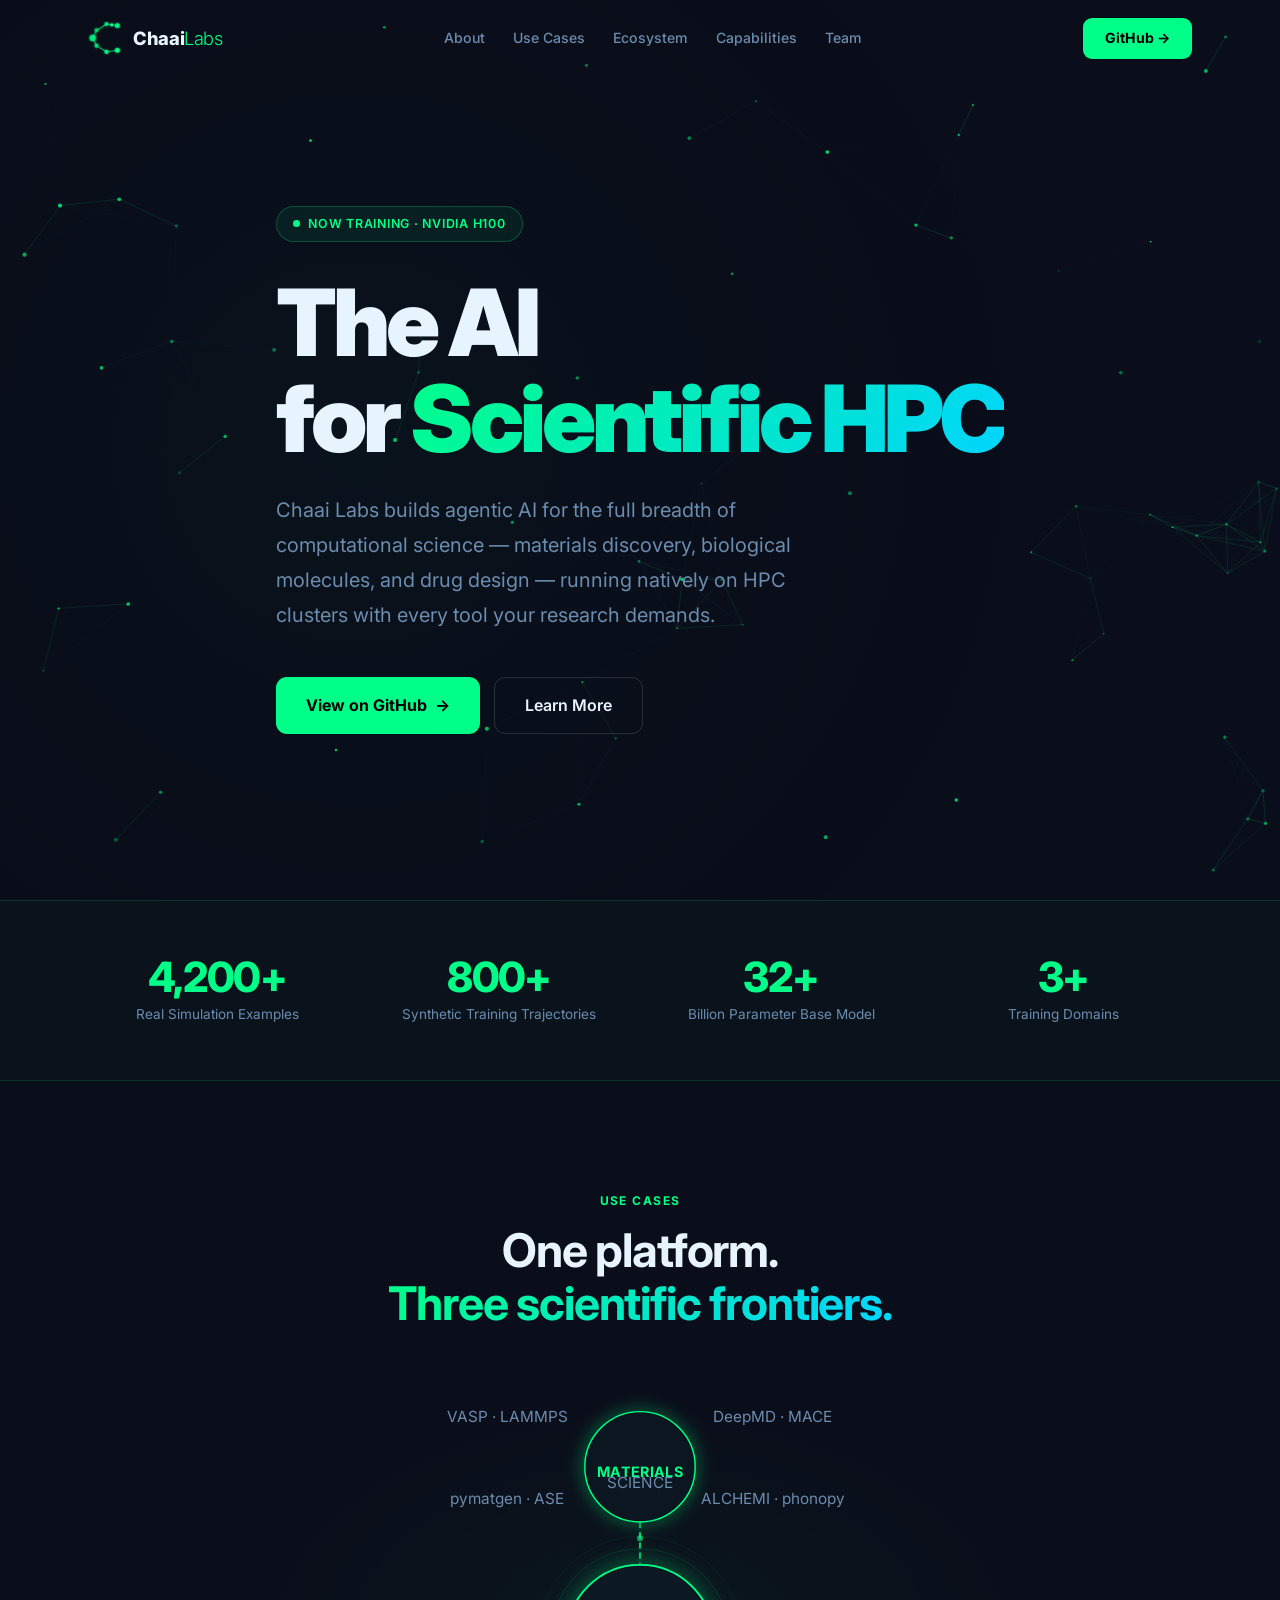
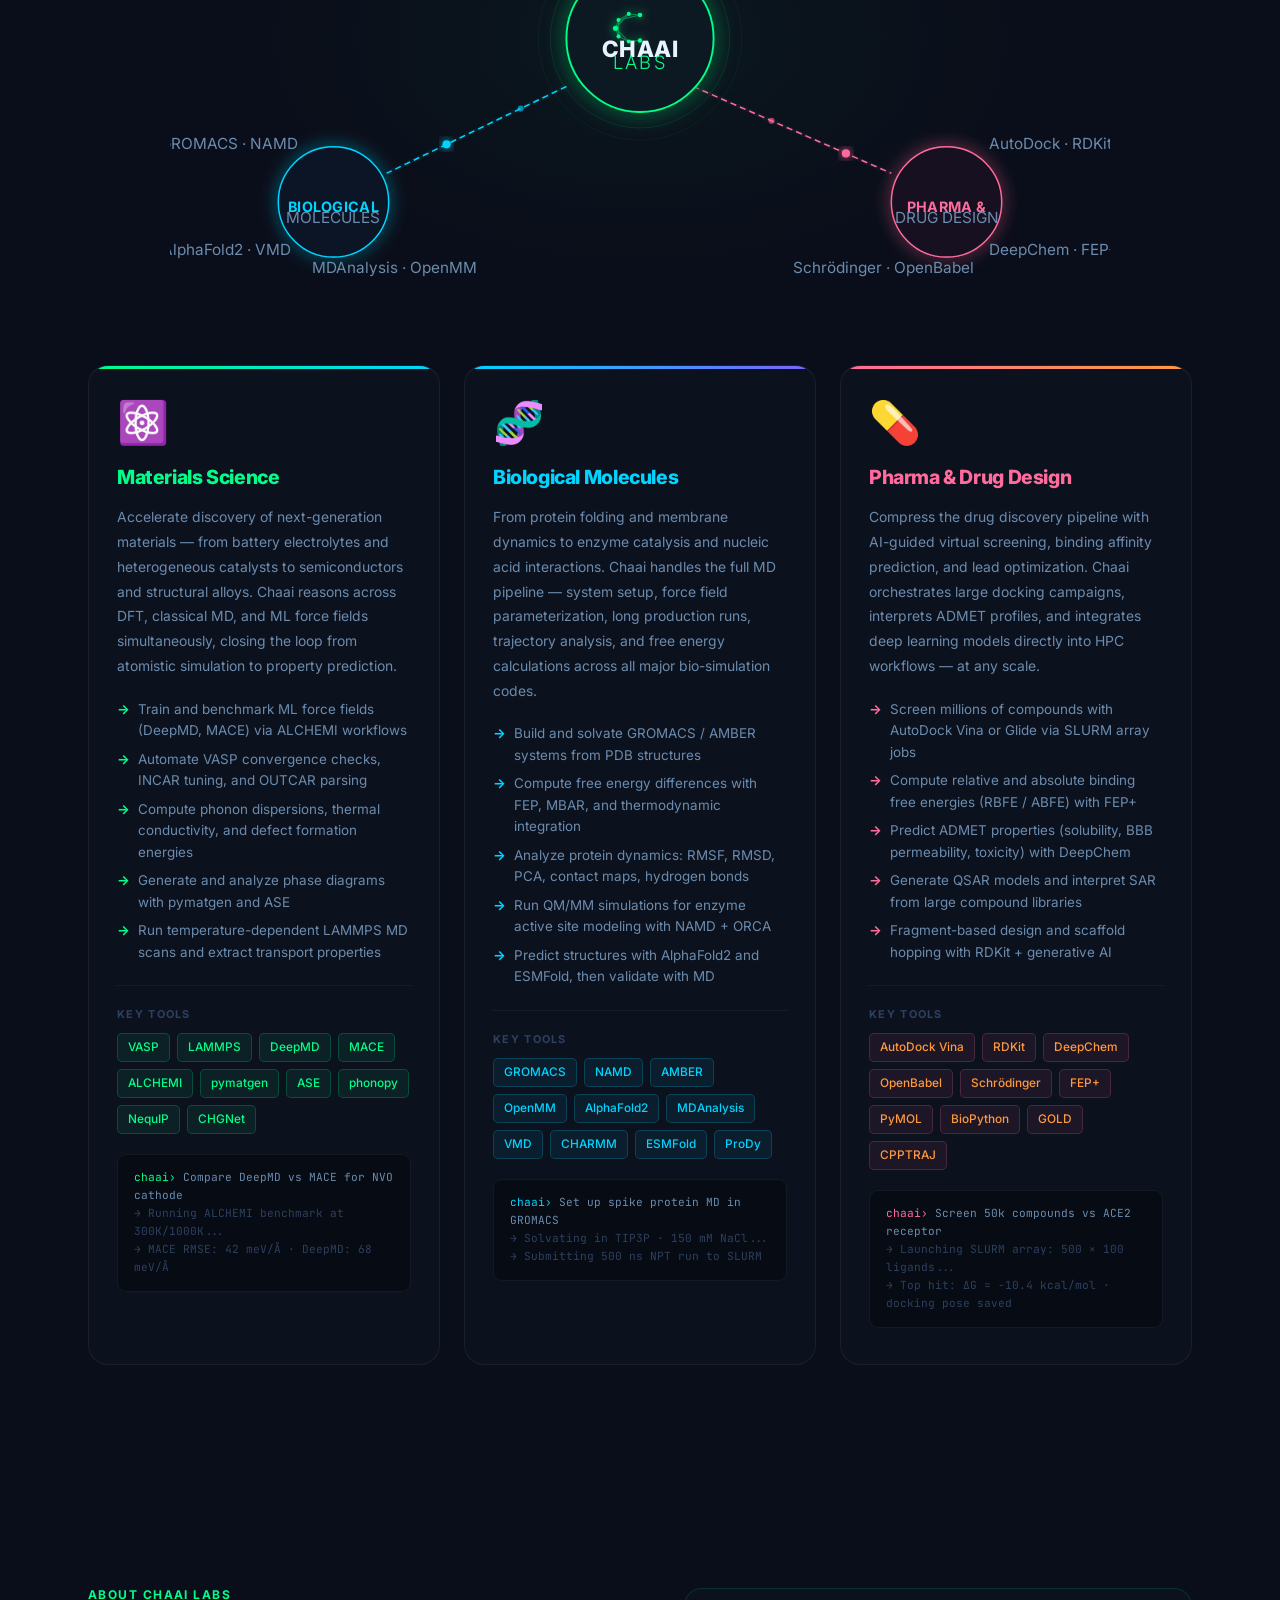
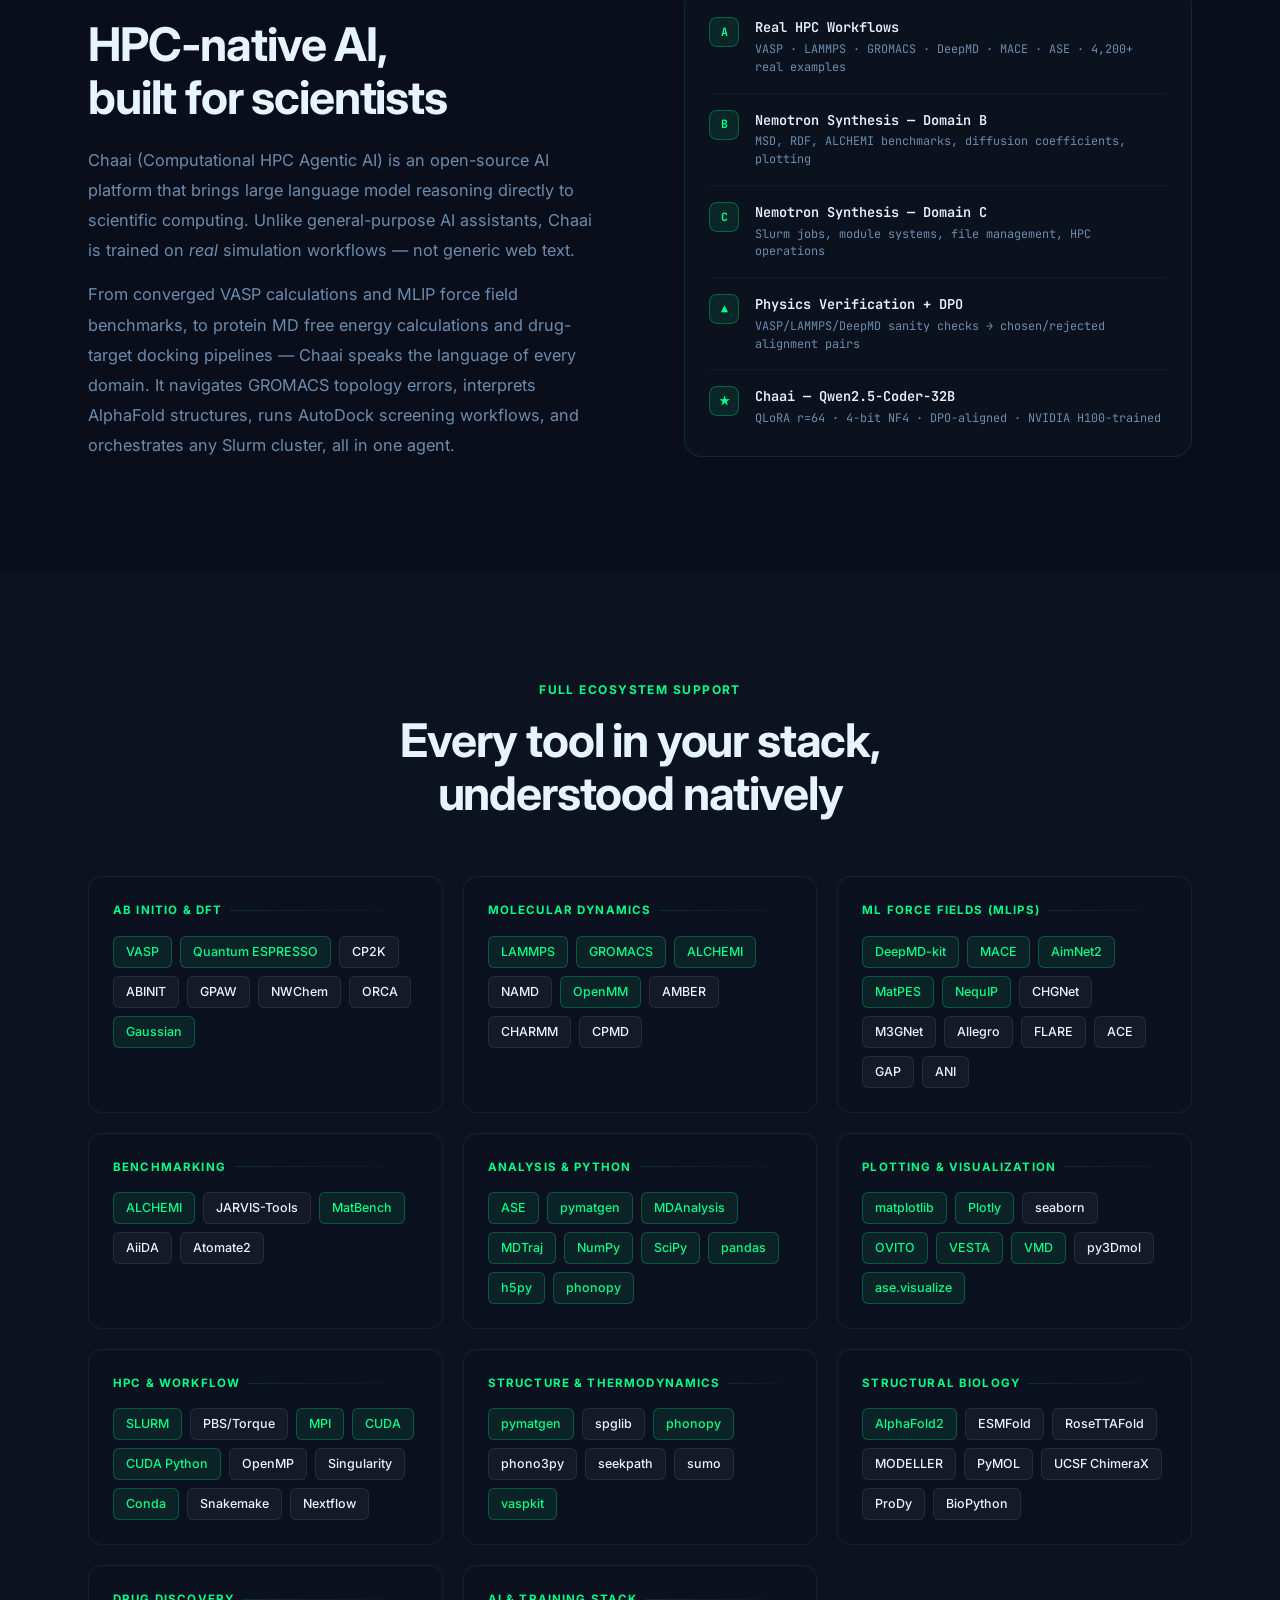
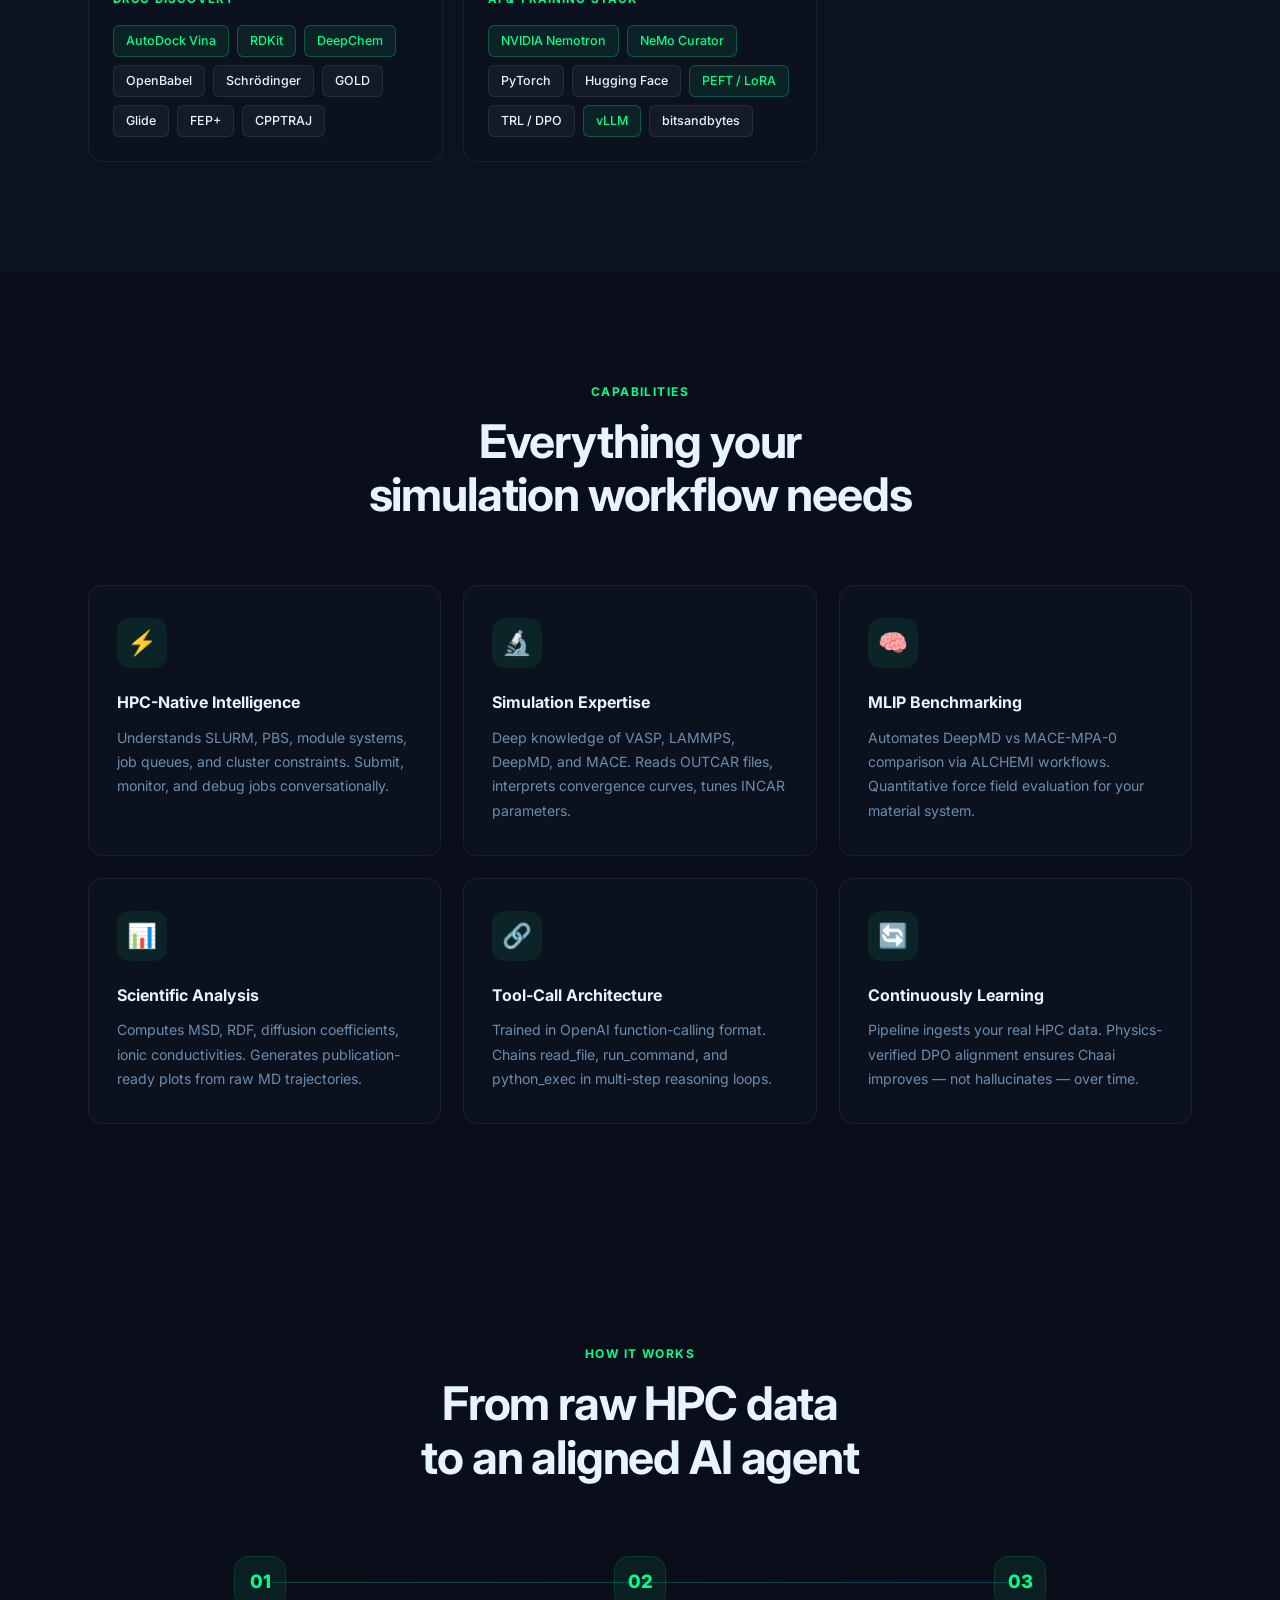
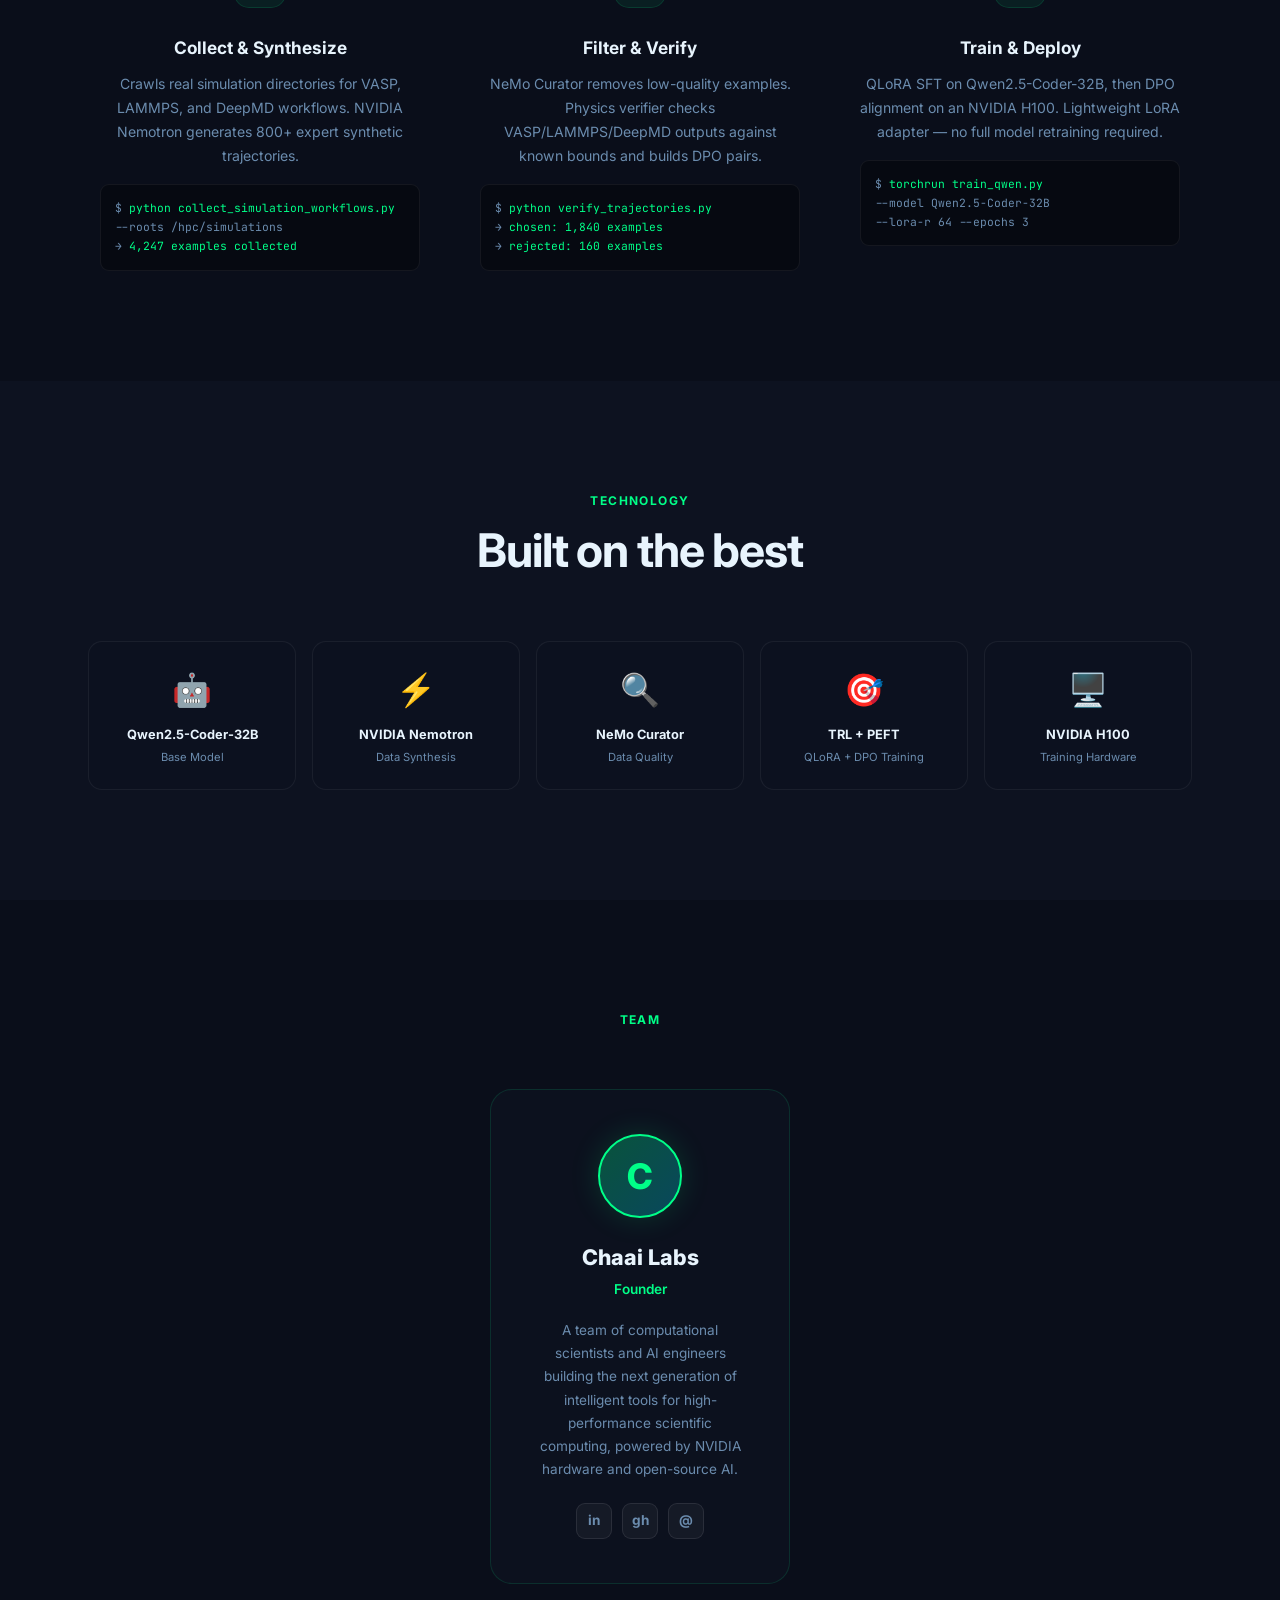
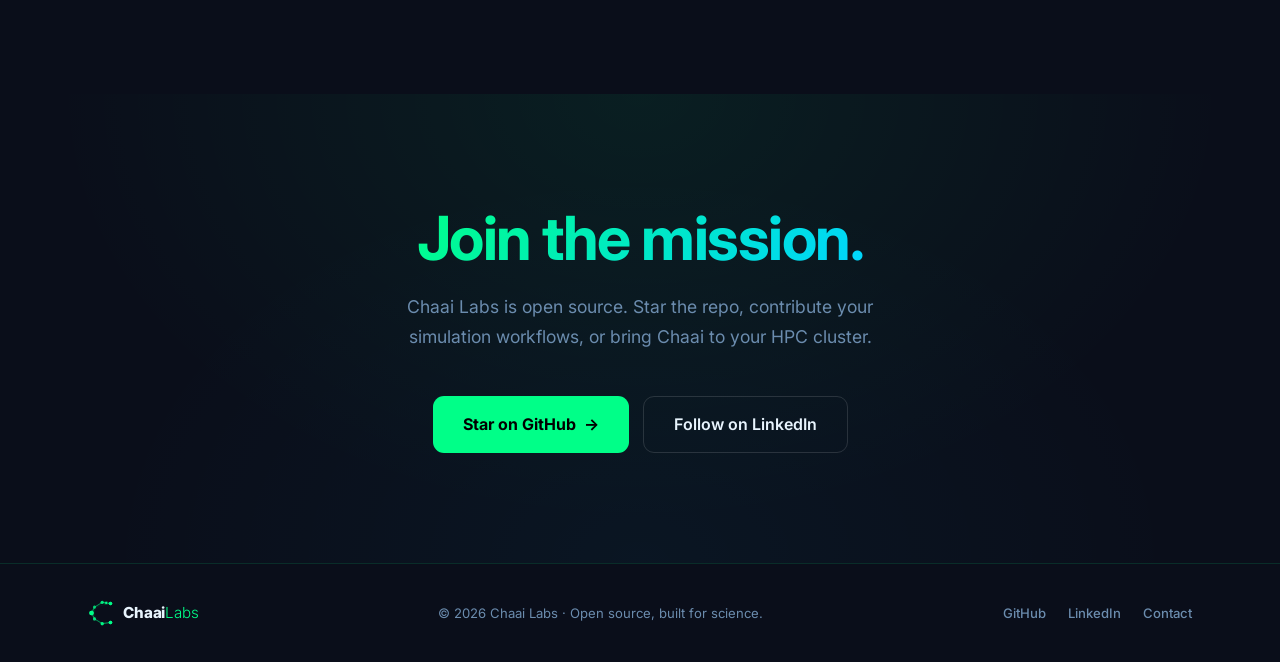
<file: index.html>
<!DOCTYPE html>
<html lang="en">
<head>
  <meta charset="UTF-8">
  <meta name="viewport" content="width=device-width, initial-scale=1.0">
  <title>Chaai Labs — Accelerating Scientific Computing with AI</title>
  <meta name="description" content="Chaai Labs builds agentic AI for computational science — materials discovery, biological molecules, and drug design — running natively on HPC clusters.">
  <meta property="og:title" content="Chaai Labs — Accelerating Scientific Computing with AI">
  <meta property="og:description" content="Agentic AI built natively for HPC. Understands VASP, LAMMPS, DeepMD, SLURM.">
  <meta property="og:type" content="website">
  <link rel="icon" href="logo-icon.svg" type="image/svg+xml">
  <link rel="preconnect" href="https://fonts.googleapis.com">
  <link rel="preconnect" href="https://fonts.gstatic.com" crossorigin>
  <link href="https://fonts.googleapis.com/css2?family=Inter:wght@300;400;500;600;700;800;900&family=JetBrains+Mono:wght@400;500&display=swap" rel="stylesheet">

<style>
/* ── Reset & Variables ─────────────────────────────────────────────────────── */
*, *::before, *::after { box-sizing: border-box; margin: 0; padding: 0; }

:root {
  --bg:           #0A0E1A;
  --bg2:          #0D1220;
  --bg3:          #111827;
  --accent:       #00FF88;
  --accent-dim:   rgba(0,255,136,0.55);
  --accent-glow:  rgba(0,255,136,0.12);
  --accent2:      #00D4FF;
  --text:         #E8F4FD;
  --muted:        #6B8CAE;
  --subtle:       #2D4060;
  --border:       rgba(0,255,136,0.13);
  --card:         rgba(13,18,32,0.85);
  --radius:       14px;
}

html { scroll-behavior: smooth; }

body {
  background: var(--bg);
  color: var(--text);
  font-family: 'Inter', -apple-system, BlinkMacSystemFont, sans-serif;
  line-height: 1.6;
  overflow-x: hidden;
  -webkit-font-smoothing: antialiased;
}

::-webkit-scrollbar { width: 5px; }
::-webkit-scrollbar-track { background: var(--bg); }
::-webkit-scrollbar-thumb { background: var(--accent-dim); border-radius: 3px; }
::selection { background: rgba(0,255,136,0.2); }

h1,h2,h3,h4 { font-weight: 700; line-height: 1.15; letter-spacing: -0.025em; }

.g-text {
  background: linear-gradient(130deg, var(--accent) 0%, var(--accent2) 100%);
  -webkit-background-clip: text;
  -webkit-text-fill-color: transparent;
  background-clip: text;
}

.container { max-width: 1160px; margin: 0 auto; padding: 0 28px; }
section { padding: 110px 0; }

/* ── Navigation ────────────────────────────────────────────────────────────── */
#nav {
  position: fixed; top: 0; width: 100%; z-index: 999;
  padding: 18px 0;
  transition: background 0.35s ease, border-color 0.35s ease, backdrop-filter 0.35s ease;
}
#nav.pinned {
  background: rgba(10,14,26,0.88);
  backdrop-filter: blur(24px);
  -webkit-backdrop-filter: blur(24px);
  border-bottom: 1px solid var(--border);
}
.nav-wrap { display: flex; align-items: center; justify-content: space-between; }

.nav-brand {
  display: flex; align-items: center; gap: 11px;
  text-decoration: none; color: var(--text);
}
.nav-icon { width: 34px; height: 34px; flex-shrink: 0; }
.brand-name {
  font-size: 1.15rem; font-weight: 800;
  letter-spacing: -0.02em;
}
.brand-name em { font-style: normal; color: var(--accent); font-weight: 300; }

.nav-links { display: flex; gap: 28px; list-style: none; }
.nav-links a {
  color: var(--muted); text-decoration: none;
  font-size: 0.88rem; font-weight: 500;
  transition: color 0.2s;
}
.nav-links a:hover { color: var(--accent); }

.nav-btn {
  background: var(--accent); color: #000;
  padding: 9px 22px; border-radius: 9px;
  font-weight: 700; font-size: 0.88rem;
  text-decoration: none;
  transition: background 0.2s, transform 0.15s, box-shadow 0.2s;
}
.nav-btn:hover {
  background: #00e87c;
  transform: translateY(-1px);
  box-shadow: 0 6px 24px rgba(0,255,136,0.28);
}

/* ── Hero ──────────────────────────────────────────────────────────────────── */
#hero {
  min-height: 100vh;
  display: flex; align-items: center;
  position: relative; overflow: hidden; padding: 0;
}
#canvas {
  position: absolute; inset: 0; z-index: 0;
  pointer-events: none;
}
.hero-inner {
  position: relative; z-index: 1;
  padding: 120px 0 80px;
}
.hero-pill {
  display: inline-flex; align-items: center; gap: 8px;
  background: rgba(0,255,136,0.07);
  border: 1px solid rgba(0,255,136,0.22);
  color: var(--accent);
  padding: 7px 16px; border-radius: 999px;
  font-size: 0.78rem; font-weight: 600;
  letter-spacing: 0.06em; text-transform: uppercase;
  margin-bottom: 32px;
}
.hero-pill::before {
  content: '';
  width: 7px; height: 7px;
  background: var(--accent); border-radius: 50%;
  animation: blink 2.2s ease-in-out infinite;
}
@keyframes blink {
  0%,100% { opacity:1; box-shadow: 0 0 6px var(--accent); }
  50%      { opacity:0.35; box-shadow: none; }
}

.hero-h1 {
  font-size: clamp(3.2rem, 7.5vw, 5.8rem);
  font-weight: 900;
  letter-spacing: -0.045em;
  line-height: 1.04;
  margin-bottom: 26px;
  max-width: 820px;
}
.hero-sub {
  font-size: clamp(1rem, 1.8vw, 1.25rem);
  color: var(--muted); line-height: 1.75;
  max-width: 580px; margin-bottom: 44px;
}
.hero-btns { display: flex; gap: 14px; flex-wrap: wrap; }

.btn-a {
  display: inline-flex; align-items: center; gap: 8px;
  background: var(--accent); color: #000;
  padding: 15px 30px; border-radius: 11px;
  font-weight: 700; font-size: 1rem;
  text-decoration: none;
  transition: background 0.2s, transform 0.15s, box-shadow 0.2s;
}
.btn-a:hover {
  background: #00e87c;
  transform: translateY(-2px);
  box-shadow: 0 10px 36px rgba(0,255,136,0.32);
}
.btn-b {
  display: inline-flex; align-items: center; gap: 8px;
  background: transparent; color: var(--text);
  padding: 15px 30px; border-radius: 11px;
  font-weight: 600; font-size: 1rem;
  text-decoration: none;
  border: 1px solid rgba(255,255,255,0.13);
  transition: border-color 0.2s, color 0.2s, transform 0.15s;
}
.btn-b:hover {
  border-color: var(--accent); color: var(--accent);
  transform: translateY(-2px);
}

/* ── Stats bar ─────────────────────────────────────────────────────────────── */
#stats {
  padding: 56px 0;
  background: rgba(0,255,136,0.02);
  border-top: 1px solid var(--border);
  border-bottom: 1px solid var(--border);
}
.stats-row { display: grid; grid-template-columns: repeat(4,1fr); gap: 24px; }
.stat { text-align: center; }
.stat-n {
  font-size: 2.6rem; font-weight: 800;
  letter-spacing: -0.04em; color: var(--accent);
  line-height: 1;
}
.stat-l {
  color: var(--muted); font-size: 0.85rem;
  margin-top: 6px; line-height: 1.4;
}

/* ── About ─────────────────────────────────────────────────────────────────── */
#about .container {
  display: grid; grid-template-columns: 1fr 1fr;
  gap: 88px; align-items: center;
}
.tag {
  font-size: 0.75rem; font-weight: 700;
  letter-spacing: 0.12em; text-transform: uppercase;
  color: var(--accent); margin-bottom: 14px;
}
.section-h { font-size: clamp(1.9rem, 3.8vw, 2.9rem); margin-bottom: 20px; }
.body-text { color: var(--muted); line-height: 1.85; font-size: 1.02rem; }
.body-text + .body-text { margin-top: 14px; }

.pipeline {
  background: var(--card);
  border: 1px solid var(--border);
  border-radius: 18px;
  padding: 28px 24px;
  font-family: 'JetBrains Mono', monospace;
}
.p-row {
  display: flex; align-items: flex-start; gap: 16px;
  padding: 16px 0;
  border-bottom: 1px solid rgba(255,255,255,0.04);
}
.p-row:last-child { border-bottom: none; padding-bottom: 0; }
.p-row:first-child { padding-top: 0; }
.p-badge {
  width: 30px; height: 30px; border-radius: 8px; flex-shrink: 0;
  background: rgba(0,255,136,0.09); border: 1px solid rgba(0,255,136,0.28);
  color: var(--accent); font-size: 0.72rem; font-weight: 700;
  display: flex; align-items: center; justify-content: center;
}
.p-name { color: var(--text); font-weight: 600; font-size: 0.85rem; margin-bottom: 2px; }
.p-detail { color: var(--muted); font-size: 0.74rem; line-height: 1.5; }

/* ── Ecosystem ─────────────────────────────────────────────────────────────── */
#ecosystem { background: var(--bg2); }
.eco-head { text-align: center; margin-bottom: 56px; }
.eco-grid {
  display: grid; grid-template-columns: repeat(3, 1fr);
  gap: 20px;
}
.eco-cat {
  background: var(--card);
  border: 1px solid rgba(255,255,255,0.06);
  border-radius: var(--radius); padding: 24px;
  transition: border-color 0.2s, transform 0.2s;
}
.eco-cat:hover { border-color: var(--border); transform: translateY(-2px); }
.eco-cat-title {
  font-size: 0.72rem; font-weight: 700;
  letter-spacing: 0.1em; text-transform: uppercase;
  color: var(--accent); margin-bottom: 16px;
  display: flex; align-items: center; gap: 8px;
}
.eco-cat-title::after {
  content: ''; flex: 1; height: 1px;
  background: linear-gradient(90deg, var(--border), transparent);
}
.eco-tags { display: flex; flex-wrap: wrap; gap: 8px; }
.eco-tag {
  background: rgba(255,255,255,0.04);
  border: 1px solid rgba(255,255,255,0.08);
  color: var(--text); font-size: 0.78rem; font-weight: 500;
  padding: 5px 12px; border-radius: 6px;
  transition: background 0.2s, border-color 0.2s, color 0.2s;
}
.eco-tag:hover {
  background: rgba(0,255,136,0.08);
  border-color: var(--border); color: var(--accent);
}
.eco-tag.hi {
  background: rgba(0,255,136,0.08);
  border-color: rgba(0,255,136,0.25);
  color: var(--accent);
}

/* ── Features ─────────────────────────────────────────────────────────────── */
#features { background: var(--bg); }
.sec-head { text-align: center; margin-bottom: 64px; }
.sec-head .section-h { margin-top: 6px; }

.feat-grid {
  display: grid; grid-template-columns: repeat(3,1fr);
  gap: 22px;
}
.feat-card {
  background: var(--card);
  border: 1px solid rgba(255,255,255,0.06);
  border-radius: var(--radius);
  padding: 32px 28px;
  position: relative; overflow: hidden;
  transition: transform 0.3s ease, border-color 0.3s, box-shadow 0.3s;
  cursor: default;
}
.feat-card::after {
  content: '';
  position: absolute; top: 0; left: 0; right: 0; height: 1px;
  background: linear-gradient(90deg, transparent, var(--accent), transparent);
  opacity: 0;
  transition: opacity 0.3s;
}
.feat-card:hover {
  transform: translateY(-5px);
  border-color: var(--border);
  box-shadow: 0 24px 48px rgba(0,0,0,0.35), 0 0 0 1px var(--border);
}
.feat-card:hover::after { opacity: 1; }
.feat-ico {
  width: 50px; height: 50px; border-radius: 13px;
  background: rgba(0,255,136,0.08);
  display: flex; align-items: center; justify-content: center;
  font-size: 1.5rem; margin-bottom: 22px;
}
.feat-h { font-size: 1rem; font-weight: 700; margin-bottom: 10px; }
.feat-p { color: var(--muted); font-size: 0.88rem; line-height: 1.72; }

/* ── How it works ──────────────────────────────────────────────────────────── */
.hiw-head { text-align: center; margin-bottom: 72px; }
.hiw-row {
  display: grid; grid-template-columns: repeat(3,1fr);
  gap: 36px; position: relative;
}
.hiw-row::before {
  content: '';
  position: absolute; top: 26px; left: 16.66%; width: 66.66%; height: 1px;
  background: linear-gradient(90deg, var(--accent), var(--accent2));
  opacity: 0.25;
  pointer-events: none;
}
.hiw-step { text-align: center; padding: 0 12px; }
.hiw-num {
  width: 52px; height: 52px; border-radius: 15px; margin: 0 auto 26px;
  background: rgba(0,255,136,0.07); border: 1px solid var(--border);
  color: var(--accent); font-size: 1.15rem; font-weight: 800;
  display: flex; align-items: center; justify-content: center;
}
.hiw-h { font-size: 1.08rem; font-weight: 700; margin-bottom: 10px; }
.hiw-p { color: var(--muted); font-size: 0.88rem; line-height: 1.72; }
.hiw-code {
  margin-top: 16px; padding: 14px;
  background: rgba(0,0,0,0.32);
  border: 1px solid rgba(255,255,255,0.06);
  border-radius: 9px; text-align: left;
  font-family: 'JetBrains Mono', monospace;
  font-size: 0.71rem; color: var(--accent);
  line-height: 1.65;
}
.hiw-code .dim { color: var(--muted); }

/* ── Tech stack ────────────────────────────────────────────────────────────── */
#tech { background: var(--bg2); }
.tech-row {
  display: grid; grid-template-columns: repeat(5,1fr);
  gap: 16px;
}
.tech-card {
  background: var(--card);
  border: 1px solid rgba(255,255,255,0.06);
  border-radius: var(--radius); padding: 22px 16px;
  text-align: center;
  transition: border-color 0.2s, transform 0.2s;
}
.tech-card:hover {
  border-color: var(--border);
  transform: translateY(-3px);
}
.tech-ico { font-size: 2rem; margin-bottom: 10px; }
.tech-n { font-size: 0.8rem; font-weight: 700; color: var(--text); }
.tech-r { font-size: 0.7rem; color: var(--muted); margin-top: 3px; }

/* ── Team ──────────────────────────────────────────────────────────────────── */
.team-head { text-align: center; margin-bottom: 60px; }
.team-row { display: flex; justify-content: center; }
.team-card {
  background: var(--card);
  border: 1px solid var(--border);
  border-radius: 22px; padding: 44px 40px;
  text-align: center; max-width: 300px; width: 100%;
  transition: transform 0.3s, box-shadow 0.3s;
}
.team-card:hover {
  transform: translateY(-5px);
  box-shadow: 0 24px 64px rgba(0,255,136,0.1);
}
.team-av {
  width: 84px; height: 84px; border-radius: 50%;
  background: linear-gradient(135deg, rgba(0,255,136,0.28), rgba(0,212,255,0.28));
  border: 2px solid var(--accent);
  display: flex; align-items: center; justify-content: center;
  font-size: 2.2rem; font-weight: 800; color: var(--accent);
  margin: 0 auto 22px;
  box-shadow: 0 0 30px rgba(0,255,136,0.15);
}
.team-n { font-size: 1.35rem; font-weight: 800; margin-bottom: 5px; }
.team-r { color: var(--accent); font-size: 0.85rem; font-weight: 600; margin-bottom: 18px; }
.team-bio { color: var(--muted); font-size: 0.85rem; line-height: 1.7; }
.team-socials {
  display: flex; gap: 10px; justify-content: center; margin-top: 22px;
}
.team-s {
  width: 36px; height: 36px; border-radius: 9px;
  background: rgba(255,255,255,0.04);
  border: 1px solid rgba(255,255,255,0.09);
  display: flex; align-items: center; justify-content: center;
  text-decoration: none; color: var(--muted);
  font-size: 0.85rem; font-weight: 700;
  transition: background 0.2s, border-color 0.2s, color 0.2s;
}
.team-s:hover {
  background: rgba(0,255,136,0.1);
  border-color: var(--accent); color: var(--accent);
}

/* ── Use Cases ─────────────────────────────────────────────────────────────── */
#usecases { background: var(--bg); overflow: hidden; }
.uc-head { text-align: center; margin-bottom: 52px; }
.uc-diagram { display: flex; justify-content: center; margin-bottom: 72px; position: relative; }
.uc-diagram svg { width: 100%; max-width: 940px; height: auto; }

/* SVG animated elements */
@keyframes beam-flow  { from { stroke-dashoffset: 24; } to { stroke-dashoffset: 0; } }
@keyframes node-pulse { 0%,100% { opacity:.18; } 50% { opacity:.07; } }
@keyframes center-glow{ 0%,100% { opacity:.22; r:92; } 50% { opacity:.08; r:104; } }
@keyframes pt-mat  { 0% { offset-distance:0%   } 100% { offset-distance:100% } }
@keyframes spin-orbit { from { transform: rotate(0deg); } to { transform: rotate(360deg); } }

/* Domain detail cards */
.uc-cards { display: grid; grid-template-columns: repeat(3,1fr); gap: 24px; }
.uc-card {
  background: var(--card);
  border: 1px solid rgba(255,255,255,0.06);
  border-radius: 20px; padding: 36px 28px;
  position: relative; overflow: hidden;
  transition: transform 0.3s, box-shadow 0.3s, border-color 0.3s;
}
.uc-card::before {
  content: ''; position: absolute;
  top: 0; left: 0; right: 0; height: 3px;
}
.uc-card.mat::before  { background: linear-gradient(90deg, var(--accent), var(--accent2)); }
.uc-card.bio::before  { background: linear-gradient(90deg, #00D4FF, #7B61FF); }
.uc-card.drug::before { background: linear-gradient(90deg, #FF6B9D, #FF9A3C); }
.uc-card:hover { transform: translateY(-6px); box-shadow: 0 28px 56px rgba(0,0,0,0.35); }
.uc-card.mat:hover  { border-color: rgba(0,255,136,0.25); }
.uc-card.bio:hover  { border-color: rgba(0,212,255,0.25); }
.uc-card.drug:hover { border-color: rgba(255,107,157,0.25); }
.uc-ico { font-size: 2.6rem; margin-bottom: 18px; display: block; line-height: 1; }
.uc-title { font-size: 1.22rem; font-weight: 800; margin-bottom: 12px; letter-spacing: -0.02em; }
.uc-card.mat .uc-title  { color: var(--accent); }
.uc-card.bio .uc-title  { color: #00D4FF; }
.uc-card.drug .uc-title { color: #FF6B9D; }
.uc-desc { color: var(--muted); font-size: 0.87rem; line-height: 1.78; margin-bottom: 20px; }
.uc-list { list-style: none; margin-bottom: 22px; display: flex; flex-direction: column; gap: 7px; }
.uc-list li { display: flex; align-items: flex-start; gap: 8px; font-size: 0.84rem; color: var(--muted); }
.uc-list li::before { content: '→'; flex-shrink: 0; font-weight: 700; }
.uc-card.mat  .uc-list li::before { color: var(--accent); }
.uc-card.bio  .uc-list li::before { color: #00D4FF; }
.uc-card.drug .uc-list li::before { color: #FF6B9D; }
.uc-sep { border: none; border-top: 1px solid rgba(255,255,255,0.05); margin: 20px 0; }
.uc-tools-lbl { font-size: 0.68rem; font-weight: 700; letter-spacing: 0.12em; text-transform: uppercase; color: var(--subtle); margin-bottom: 10px; }
.uc-tools { display: flex; flex-wrap: wrap; gap: 7px; }
.uc-tool { font-size: 0.74rem; font-weight: 500; padding: 4px 10px; border-radius: 5px; }
.uc-card.mat  .uc-tool { background: rgba(0,255,136,0.07);  color: var(--accent); border: 1px solid rgba(0,255,136,0.2); }
.uc-card.bio  .uc-tool { background: rgba(0,212,255,0.07);  color: #00D4FF; border: 1px solid rgba(0,212,255,0.2); }
.uc-card.drug .uc-tool { background: rgba(255,107,157,0.07); color: #FF9A3C; border: 1px solid rgba(255,107,157,0.2); }
.uc-terminal {
  margin-top: 20px; padding: 14px 16px;
  background: rgba(0,0,0,0.35);
  border: 1px solid rgba(255,255,255,0.06);
  border-radius: 9px;
  font-family: 'JetBrains Mono', monospace; font-size: 0.7rem;
  line-height: 1.6; color: var(--muted);
}
.uc-terminal .prompt { color: var(--accent); }
.uc-card.bio  .uc-terminal .prompt { color: #00D4FF; }
.uc-card.drug .uc-terminal .prompt { color: #FF6B9D; }

/* ── CTA ───────────────────────────────────────────────────────────────────── */
#cta {
  text-align: center;
  background: radial-gradient(ellipse at 50% 0%, rgba(0,255,136,0.07) 0%, transparent 65%);
  position: relative; overflow: hidden;
}
#cta::before {
  content: '';
  position: absolute; inset: 0;
  background: radial-gradient(ellipse at 50% 100%, rgba(0,212,255,0.04) 0%, transparent 60%);
  pointer-events: none;
}
#cta h2 { font-size: clamp(2.2rem, 5vw, 3.8rem); margin-bottom: 18px; }
#cta p {
  color: var(--muted); font-size: 1.1rem; line-height: 1.7;
  max-width: 480px; margin: 0 auto 44px;
}
.cta-btns { display: flex; gap: 14px; justify-content: center; flex-wrap: wrap; }

/* ── Footer ────────────────────────────────────────────────────────────────── */
footer {
  padding: 36px 0;
  border-top: 1px solid var(--border);
}
.foot-wrap {
  display: flex; align-items: center;
  justify-content: space-between; flex-wrap: wrap; gap: 16px;
}
.foot-brand {
  display: flex; align-items: center; gap: 9px;
  text-decoration: none; color: var(--text);
}
.foot-brand svg { width: 26px; height: 26px; }
.foot-name { font-size: 0.95rem; font-weight: 800; letter-spacing: -0.01em; }
.foot-name em { font-style: normal; color: var(--accent); font-weight: 300; }
.foot-copy { color: var(--muted); font-size: 0.82rem; }
.foot-links { display: flex; gap: 22px; }
.foot-links a {
  color: var(--muted); text-decoration: none;
  font-size: 0.82rem; font-weight: 500;
  transition: color 0.2s;
}
.foot-links a:hover { color: var(--accent); }

/* ── Reveal animation ──────────────────────────────────────────────────────── */
.r {
  opacity: 0; transform: translateY(28px);
  transition: opacity 0.7s cubic-bezier(0.16,1,0.3,1),
              transform 0.7s cubic-bezier(0.16,1,0.3,1);
}
.r.on { opacity: 1; transform: translateY(0); }
.d1 { transition-delay: 0.08s; }
.d2 { transition-delay: 0.16s; }
.d3 { transition-delay: 0.24s; }
.d4 { transition-delay: 0.32s; }
.d5 { transition-delay: 0.40s; }

/* ── Responsive ────────────────────────────────────────────────────────────── */
@media (max-width: 900px) {
  section { padding: 72px 0; }
  #about .container { grid-template-columns: 1fr; gap: 48px; }
  .feat-grid { grid-template-columns: 1fr 1fr; }
  .stats-row { grid-template-columns: 1fr 1fr; }
  .tech-row { grid-template-columns: repeat(3,1fr); }
  .eco-grid { grid-template-columns: 1fr 1fr; }
  .uc-cards { grid-template-columns: 1fr; }
}
@media (max-width: 640px) {
  .nav-links { display: none; }
  .feat-grid { grid-template-columns: 1fr; }
  .hiw-row { grid-template-columns: 1fr; }
  .hiw-row::before { display: none; }
  .tech-row { grid-template-columns: repeat(2,1fr); }
  .eco-grid { grid-template-columns: 1fr; }
  .uc-cards { grid-template-columns: 1fr; }
  .foot-wrap { flex-direction: column; text-align: center; }
}
</style>
</head>
<body>

<!-- ── Navigation ─────────────────────────────────────────────────────────── -->
<nav id="nav">
  <div class="container nav-wrap">
    <a href="#" class="nav-brand">
      <!-- Icon: C-node-network -->
      <svg class="nav-icon" viewBox="0 0 44 44" fill="none" xmlns="http://www.w3.org/2000/svg">
        <defs>
          <filter id="ng">
            <feGaussianBlur stdDeviation="1.5" result="b"/>
            <feMerge><feMergeNode in="b"/><feMergeNode in="SourceGraphic"/></feMerge>
          </filter>
          <filter id="ng2">
            <feGaussianBlur stdDeviation="2.5" result="b"/>
            <feMerge><feMergeNode in="b"/><feMergeNode in="SourceGraphic"/></feMerge>
          </filter>
        </defs>
        <!-- C-spine (thicker) -->
        <g stroke="#00FF88" stroke-width="1.8" opacity="0.6">
          <line x1="38" y1="6"  x2="24" y2="4"/>
          <line x1="24" y1="4"  x2="11" y2="12"/>
          <line x1="11" y1="12" x2="6"  y2="22"/>
          <line x1="6"  y1="22" x2="11" y2="32"/>
          <line x1="11" y1="32" x2="24" y2="40"/>
          <line x1="24" y1="40" x2="38" y2="38"/>
        </g>
        <!-- Cross-links (subtle) -->
        <g stroke="#00FF88" stroke-width="0.7" opacity="0.18">
          <line x1="38" y1="6"  x2="11" y2="12"/>
          <line x1="24" y1="4"  x2="6"  y2="22"/>
          <line x1="11" y1="12" x2="11" y2="32"/>
          <line x1="6"  y1="22" x2="24" y2="40"/>
        </g>
        <!-- Traveling particle along C-spine -->
        <path id="csp" d="M38,6 L24,4 L11,12 L6,22 L11,32 L24,40 L38,38" fill="none"/>
        <circle r="2.2" fill="#00FF88" filter="url(#ng2)">
          <animateMotion dur="2.6s" repeatCount="indefinite"><mpath href="#csp"/></animateMotion>
          <animate attributeName="opacity" values="0;1;1;0" keyTimes="0;0.06;0.88;1" dur="2.6s" repeatCount="indefinite"/>
        </circle>
        <!-- Nodes with staggered pulse -->
        <g filter="url(#ng)">
          <circle cx="38" cy="6"  r="3.2" fill="#00FF88"><animate attributeName="opacity" values="1;0.35;1" dur="3.2s" begin="0s"    repeatCount="indefinite"/></circle>
          <circle cx="24" cy="4"  r="2.8" fill="#00FF88"><animate attributeName="opacity" values="1;0.35;1" dur="3.2s" begin="0.45s"  repeatCount="indefinite"/></circle>
          <circle cx="11" cy="12" r="2.8" fill="#00FF88"><animate attributeName="opacity" values="1;0.35;1" dur="3.2s" begin="0.9s"   repeatCount="indefinite"/></circle>
          <circle cx="6"  cy="22" r="3.5" fill="#00FF88">
            <animate attributeName="r"       values="3.5;4.6;3.5" dur="2.2s" repeatCount="indefinite"/>
            <animate attributeName="opacity" values="1;0.5;1"     dur="2.2s" repeatCount="indefinite"/>
          </circle>
          <circle cx="11" cy="32" r="2.8" fill="#00FF88"><animate attributeName="opacity" values="1;0.35;1" dur="3.2s" begin="1.8s"   repeatCount="indefinite"/></circle>
          <circle cx="24" cy="40" r="2.8" fill="#00FF88"><animate attributeName="opacity" values="1;0.35;1" dur="3.2s" begin="2.25s"  repeatCount="indefinite"/></circle>
          <circle cx="38" cy="38" r="3.2" fill="#00FF88"><animate attributeName="opacity" values="1;0.35;1" dur="3.2s" begin="2.7s"   repeatCount="indefinite"/></circle>
        </g>
      </svg>
      <span class="brand-name">Chaai<em>Labs</em></span>
    </a>

    <ul class="nav-links">
      <li><a href="#about">About</a></li>
      <li><a href="#usecases">Use Cases</a></li>
      <li><a href="#ecosystem">Ecosystem</a></li>
      <li><a href="#features">Capabilities</a></li>
      <li><a href="#team">Team</a></li>
    </ul>

    <a href="https://github.com/chaailabs" class="nav-btn" target="_blank" rel="noopener">
      GitHub →
    </a>
  </div>
</nav>

<!-- ── Hero ───────────────────────────────────────────────────────────────── -->
<section id="hero">
  <canvas id="canvas"></canvas>
  <div class="container hero-inner">
    <div class="hero-pill">Now Training · NVIDIA H100</div>
    <h1 class="hero-h1">
      The AI<br>
      for <span class="g-text">Scientific HPC</span>
    </h1>
    <p class="hero-sub">
      Chaai Labs builds agentic AI for the full breadth of computational science —
      materials discovery, biological molecules, and drug design —
      running natively on HPC clusters with every tool your research demands.
    </p>
    <div class="hero-btns">
      <a href="https://github.com/chaailabs" class="btn-a" target="_blank" rel="noopener">
        View on GitHub &nbsp;→
      </a>
      <a href="#about" class="btn-b">Learn More</a>
    </div>
  </div>
</section>

<!-- ── Stats ──────────────────────────────────────────────────────────────── -->
<section id="stats">
  <div class="container">
    <div class="stats-row">
      <div class="stat r">
        <div class="stat-n" data-to="4200">0</div>
        <div class="stat-l">Real Simulation Examples</div>
      </div>
      <div class="stat r d1">
        <div class="stat-n" data-to="800">0</div>
        <div class="stat-l">Synthetic Training Trajectories</div>
      </div>
      <div class="stat r d2">
        <div class="stat-n" data-to="32">0</div>
        <div class="stat-l">Billion Parameter Base Model</div>
      </div>
      <div class="stat r d3">
        <div class="stat-n" data-to="3">0</div>
        <div class="stat-l">Training Domains</div>
      </div>
    </div>
  </div>
</section>

<!-- ── Use Cases ───────────────────────────────────────────────────────────── -->
<section id="usecases">
  <div class="container">
    <div class="uc-head">
      <div class="tag r">Use Cases</div>
      <h2 class="section-h r">One platform.<br><span class="g-text">Three scientific frontiers.</span></h2>
    </div>

    <!-- ── Hub-and-spoke illustration ──────────────────────────── -->
    <div class="uc-diagram r">
      <svg viewBox="0 0 920 500" fill="none" xmlns="http://www.w3.org/2000/svg">
        <defs>
          <!-- Glow filters -->
          <filter id="glow-c" x="-60%" y="-60%" width="220%" height="220%">
            <feGaussianBlur stdDeviation="10" result="b"/>
            <feMerge><feMergeNode in="b"/><feMergeNode in="SourceGraphic"/></feMerge>
          </filter>
          <filter id="glow-m" x="-60%" y="-60%" width="220%" height="220%">
            <feGaussianBlur stdDeviation="8" result="b"/>
            <feMerge><feMergeNode in="b"/><feMergeNode in="SourceGraphic"/></feMerge>
          </filter>
          <filter id="glow-s" x="-40%" y="-40%" width="180%" height="180%">
            <feGaussianBlur stdDeviation="4" result="b"/>
            <feMerge><feMergeNode in="b"/><feMergeNode in="SourceGraphic"/></feMerge>
          </filter>
          <!-- Path IDs for animateMotion -->
          <path id="pm" d="M460,192 L460,132"/>
          <path id="pb" d="M388,297 L212,382"/>
          <path id="pd" d="M512,297 L706,382"/>
        </defs>

        <!-- Subtle background radial -->
        <radialGradient id="bg-grd" cx="50%" cy="50%" r="50%">
          <stop offset="0%" stop-color="#00FF88" stop-opacity="0.04"/>
          <stop offset="100%" stop-color="#00FF88" stop-opacity="0"/>
        </radialGradient>
        <ellipse cx="460" cy="250" rx="380" ry="230" fill="url(#bg-grd)"/>

        <!-- ── Connection beams ────────────────── -->
        <!-- To Materials -->
        <line x1="460" y1="192" x2="460" y2="132"
              stroke="#00FF88" stroke-width="1.5"
              stroke-dasharray="6 4"
              style="animation: beam-flow 1.4s linear infinite;"/>
        <line x1="460" y1="192" x2="460" y2="132"
              stroke="#00FF88" stroke-width="4" opacity="0.06"/>

        <!-- To Bio -->
        <line x1="388" y1="297" x2="212" y2="382"
              stroke="#00D4FF" stroke-width="1.5"
              stroke-dasharray="6 4"
              style="animation: beam-flow 1.7s linear infinite;"/>
        <line x1="388" y1="297" x2="212" y2="382"
              stroke="#00D4FF" stroke-width="4" opacity="0.06"/>

        <!-- To Pharma -->
        <line x1="512" y1="297" x2="706" y2="382"
              stroke="#FF6B9D" stroke-width="1.5"
              stroke-dasharray="6 4"
              style="animation: beam-flow 1.6s linear infinite 0.3s;"/>
        <line x1="512" y1="297" x2="706" y2="382"
              stroke="#FF6B9D" stroke-width="4" opacity="0.06"/>

        <!-- Moving particles on beams -->
        <circle r="4" fill="#00FF88" filter="url(#glow-s)">
          <animateMotion dur="1.4s" repeatCount="indefinite" keyTimes="0;1" keySplines="0.4 0 0.6 1" calcMode="spline">
            <mpath href="#pm"/>
          </animateMotion>
        </circle>
        <circle r="3" fill="#00FF88" opacity="0.6">
          <animateMotion dur="1.4s" begin="0.5s" repeatCount="indefinite">
            <mpath href="#pm"/>
          </animateMotion>
        </circle>

        <circle r="4" fill="#00D4FF" filter="url(#glow-s)">
          <animateMotion dur="1.7s" repeatCount="indefinite">
            <mpath href="#pb"/>
          </animateMotion>
        </circle>
        <circle r="3" fill="#00D4FF" opacity="0.6">
          <animateMotion dur="1.7s" begin="0.7s" repeatCount="indefinite">
            <mpath href="#pb"/>
          </animateMotion>
        </circle>

        <circle r="4" fill="#FF6B9D" filter="url(#glow-s)">
          <animateMotion dur="1.6s" repeatCount="indefinite">
            <mpath href="#pd"/>
          </animateMotion>
        </circle>
        <circle r="3" fill="#FF6B9D" opacity="0.6">
          <animateMotion dur="1.6s" begin="0.6s" repeatCount="indefinite">
            <mpath href="#pd"/>
          </animateMotion>
        </circle>

        <!-- ── Center Hub — Chaai Labs ─────────── -->
        <!-- Outer pulse rings -->
        <circle cx="460" cy="250" r="105" stroke="#00FF88" stroke-width="0.5" opacity="0.1">
          <animate attributeName="r" values="98;112;98" dur="3s" repeatCount="indefinite"/>
          <animate attributeName="opacity" values="0.12;0.04;0.12" dur="3s" repeatCount="indefinite"/>
        </circle>
        <circle cx="460" cy="250" r="88" stroke="#00FF88" stroke-width="0.8" opacity="0.15">
          <animate attributeName="r" values="84;94;84" dur="2.4s" repeatCount="indefinite"/>
          <animate attributeName="opacity" values="0.18;0.06;0.18" dur="2.4s" repeatCount="indefinite"/>
        </circle>
        <!-- Main circle -->
        <circle cx="460" cy="250" r="72" fill="#0A0E1A" stroke="#00FF88" stroke-width="1.8" filter="url(#glow-c)"/>
        <circle cx="460" cy="250" r="72" fill="rgba(0,255,136,0.05)"/>
        <!-- Node-network logo (C-shape) inside center -->
        <g transform="translate(432,224)">
          <g stroke="#00FF88" stroke-width="1" opacity="0.45">
            <line x1="28" y1="3"  x2="17" y2="2"/>
            <line x1="17" y1="2"  x2="7"  y2="8"/>
            <line x1="7"  y1="8"  x2="4"  y2="16"/>
            <line x1="4"  y1="16" x2="7"  y2="24"/>
            <line x1="7"  y1="24" x2="17" y2="29"/>
            <line x1="17" y1="29" x2="28" y2="28"/>
            <line x1="28" y1="3"  x2="7"  y2="8"/>
            <line x1="17" y1="2"  x2="4"  y2="16"/>
            <line x1="7"  y1="8"  x2="7"  y2="24"/>
            <line x1="4"  y1="16" x2="17" y2="29"/>
          </g>
          <g filter="url(#glow-s)">
            <circle cx="28" cy="3"  r="2.2" fill="#00FF88"/>
            <circle cx="17" cy="2"  r="2"   fill="#00FF88"/>
            <circle cx="7"  cy="8"  r="2"   fill="#00FF88"/>
            <circle cx="4"  cy="16" r="2.5" fill="#00FF88"/>
            <circle cx="7"  cy="24" r="2"   fill="#00FF88"/>
            <circle cx="17" cy="29" r="2"   fill="#00FF88"/>
            <circle cx="28" cy="28" r="2.2" fill="#00FF88"/>
          </g>
        </g>
        <!-- "Chaai Labs" text -->
        <text x="460" y="268" text-anchor="middle"
              font-family="Inter,sans-serif" font-size="22" font-weight="800"
              letter-spacing="0.5" fill="#E8F4FD">CHAAI</text>
        <text x="460" y="280" text-anchor="middle"
              font-family="Inter,sans-serif" font-size="18" font-weight="300"
              letter-spacing="2" fill="#00FF88">LABS</text>

        <!-- ── Materials Node (top) ────────────── -->
        <circle cx="460" cy="82" r="54" fill="#0A0E1A" stroke="#00FF88" stroke-width="1.4" filter="url(#glow-m)"/>
        <circle cx="460" cy="82" r="54" fill="rgba(0,255,136,0.04)"/>
        <text x="460" y="70" text-anchor="middle" font-size="48">⚛️</text>
        <text x="460" y="92" text-anchor="middle"
              font-family="Inter,sans-serif" font-size="14" font-weight="700"
              fill="#00FF88" letter-spacing="0.3">MATERIALS</text>
        <text x="460" y="103" text-anchor="middle"
              font-family="Inter,sans-serif" font-size="15" font-weight="400"
              fill="#6B8CAE">SCIENCE</text>
        <!-- Satellite tool labels -->
        <text x="330" y="38" font-family="Inter,sans-serif" font-size="15" fill="#6B8CAE" text-anchor="middle">VASP · LAMMPS</text>
        <text x="590" y="38" font-family="Inter,sans-serif" font-size="15" fill="#6B8CAE" text-anchor="middle">DeepMD · MACE</text>
        <text x="330" y="118" font-family="Inter,sans-serif" font-size="15" fill="#6B8CAE" text-anchor="middle">pymatgen · ASE</text>
        <text x="590" y="118" font-family="Inter,sans-serif" font-size="15" fill="#6B8CAE" text-anchor="middle">ALCHEMI · phonopy</text>

        <!-- ── Bio Node (bottom-left) ──────────── -->
        <circle cx="160" cy="410" r="54" fill="#0A0E1A" stroke="#00D4FF" stroke-width="1.4" filter="url(#glow-m)"/>
        <circle cx="160" cy="410" r="54" fill="rgba(0,212,255,0.04)"/>
        <text x="160" y="400" text-anchor="middle" font-size="48">🧬</text>
        <text x="160" y="420" text-anchor="middle"
              font-family="Inter,sans-serif" font-size="14" font-weight="700"
              fill="#00D4FF" letter-spacing="0.3">BIOLOGICAL</text>
        <text x="160" y="431" text-anchor="middle"
              font-family="Inter,sans-serif" font-size="15" font-weight="400"
              fill="#6B8CAE">MOLECULES</text>
        <!-- Satellite labels -->
        <text x="58"  y="358" font-family="Inter,sans-serif" font-size="15" fill="#6B8CAE" text-anchor="middle">GROMACS · NAMD</text>
        <text x="55"  y="462" font-family="Inter,sans-serif" font-size="15" fill="#6B8CAE" text-anchor="middle">AlphaFold2 · VMD</text>
        <text x="220" y="480" font-family="Inter,sans-serif" font-size="15" fill="#6B8CAE" text-anchor="middle">MDAnalysis · OpenMM</text>

        <!-- ── Pharma Node (bottom-right) ─────── -->
        <circle cx="760" cy="410" r="54" fill="#0A0E1A" stroke="#FF6B9D" stroke-width="1.4" filter="url(#glow-m)"/>
        <circle cx="760" cy="410" r="54" fill="rgba(255,107,157,0.04)"/>
        <text x="760" y="400" text-anchor="middle" font-size="48">💊</text>
        <text x="760" y="420" text-anchor="middle"
              font-family="Inter,sans-serif" font-size="14" font-weight="700"
              fill="#FF6B9D" letter-spacing="0.3">PHARMA &amp;</text>
        <text x="760" y="431" text-anchor="middle"
              font-family="Inter,sans-serif" font-size="15" font-weight="400"
              fill="#6B8CAE">DRUG DESIGN</text>
        <!-- Satellite labels -->
        <text x="862" y="358" font-family="Inter,sans-serif" font-size="15" fill="#6B8CAE" text-anchor="middle">AutoDock · RDKit</text>
        <text x="865" y="462" font-family="Inter,sans-serif" font-size="15" fill="#6B8CAE" text-anchor="middle">DeepChem · FEP+</text>
        <text x="698" y="480" font-family="Inter,sans-serif" font-size="15" fill="#6B8CAE" text-anchor="middle">Schrödinger · OpenBabel</text>
      </svg>
    </div>

    <!-- ── Domain detail cards ──────────────────────────────────── -->
    <div class="uc-cards">

      <!-- Materials -->
      <div class="uc-card mat r">
        <span class="uc-ico">⚛️</span>
        <div class="uc-title">Materials Science</div>
        <div class="uc-desc">
          Accelerate discovery of next-generation materials — from battery electrolytes
          and heterogeneous catalysts to semiconductors and structural alloys. Chaai
          reasons across DFT, classical MD, and ML force fields simultaneously,
          closing the loop from atomistic simulation to property prediction.
        </div>
        <ul class="uc-list">
          <li>Train and benchmark ML force fields (DeepMD, MACE) via ALCHEMI workflows</li>
          <li>Automate VASP convergence checks, INCAR tuning, and OUTCAR parsing</li>
          <li>Compute phonon dispersions, thermal conductivity, and defect formation energies</li>
          <li>Generate and analyze phase diagrams with pymatgen and ASE</li>
          <li>Run temperature-dependent LAMMPS MD scans and extract transport properties</li>
        </ul>
        <hr class="uc-sep">
        <div class="uc-tools-lbl">Key Tools</div>
        <div class="uc-tools">
          <span class="uc-tool">VASP</span><span class="uc-tool">LAMMPS</span>
          <span class="uc-tool">DeepMD</span><span class="uc-tool">MACE</span>
          <span class="uc-tool">ALCHEMI</span><span class="uc-tool">pymatgen</span>
          <span class="uc-tool">ASE</span><span class="uc-tool">phonopy</span>
          <span class="uc-tool">NequIP</span><span class="uc-tool">CHGNet</span>
        </div>
        <div class="uc-terminal">
          <span class="prompt">chaai›</span> Compare DeepMD vs MACE for NVO cathode<br>
          <span style="color:#2D4060">→ Running ALCHEMI benchmark at 300K/1000K...</span><br>
          <span style="color:#2D4060">→ MACE RMSE: 42 meV/Å · DeepMD: 68 meV/Å</span>
        </div>
      </div>

      <!-- Bio -->
      <div class="uc-card bio r d1">
        <span class="uc-ico">🧬</span>
        <div class="uc-title">Biological Molecules</div>
        <div class="uc-desc">
          From protein folding and membrane dynamics to enzyme catalysis and
          nucleic acid interactions. Chaai handles the full MD pipeline — system
          setup, force field parameterization, long production runs, trajectory
          analysis, and free energy calculations across all major bio-simulation codes.
        </div>
        <ul class="uc-list">
          <li>Build and solvate GROMACS / AMBER systems from PDB structures</li>
          <li>Compute free energy differences with FEP, MBAR, and thermodynamic integration</li>
          <li>Analyze protein dynamics: RMSF, RMSD, PCA, contact maps, hydrogen bonds</li>
          <li>Run QM/MM simulations for enzyme active site modeling with NAMD + ORCA</li>
          <li>Predict structures with AlphaFold2 and ESMFold, then validate with MD</li>
        </ul>
        <hr class="uc-sep">
        <div class="uc-tools-lbl">Key Tools</div>
        <div class="uc-tools">
          <span class="uc-tool">GROMACS</span><span class="uc-tool">NAMD</span>
          <span class="uc-tool">AMBER</span><span class="uc-tool">OpenMM</span>
          <span class="uc-tool">AlphaFold2</span><span class="uc-tool">MDAnalysis</span>
          <span class="uc-tool">VMD</span><span class="uc-tool">CHARMM</span>
          <span class="uc-tool">ESMFold</span><span class="uc-tool">ProDy</span>
        </div>
        <div class="uc-terminal">
          <span class="prompt">chaai›</span> Set up spike protein MD in GROMACS<br>
          <span style="color:#2D4060">→ Solvating in TIP3P · 150 mM NaCl...</span><br>
          <span style="color:#2D4060">→ Submitting 500 ns NPT run to SLURM</span>
        </div>
      </div>

      <!-- Pharma -->
      <div class="uc-card drug r d2">
        <span class="uc-ico">💊</span>
        <div class="uc-title">Pharma &amp; Drug Design</div>
        <div class="uc-desc">
          Compress the drug discovery pipeline with AI-guided virtual screening,
          binding affinity prediction, and lead optimization. Chaai orchestrates
          large docking campaigns, interprets ADMET profiles, and integrates deep
          learning models directly into HPC workflows — at any scale.
        </div>
        <ul class="uc-list">
          <li>Screen millions of compounds with AutoDock Vina or Glide via SLURM array jobs</li>
          <li>Compute relative and absolute binding free energies (RBFE / ABFE) with FEP+</li>
          <li>Predict ADMET properties (solubility, BBB permeability, toxicity) with DeepChem</li>
          <li>Generate QSAR models and interpret SAR from large compound libraries</li>
          <li>Fragment-based design and scaffold hopping with RDKit + generative AI</li>
        </ul>
        <hr class="uc-sep">
        <div class="uc-tools-lbl">Key Tools</div>
        <div class="uc-tools">
          <span class="uc-tool">AutoDock Vina</span><span class="uc-tool">RDKit</span>
          <span class="uc-tool">DeepChem</span><span class="uc-tool">OpenBabel</span>
          <span class="uc-tool">Schrödinger</span><span class="uc-tool">FEP+</span>
          <span class="uc-tool">PyMOL</span><span class="uc-tool">BioPython</span>
          <span class="uc-tool">GOLD</span><span class="uc-tool">CPPTRAJ</span>
        </div>
        <div class="uc-terminal">
          <span class="prompt">chaai›</span> Screen 50k compounds vs ACE2 receptor<br>
          <span style="color:#2D4060">→ Launching SLURM array: 500 × 100 ligands...</span><br>
          <span style="color:#2D4060">→ Top hit: ΔG = -10.4 kcal/mol · docking pose saved</span>
        </div>
      </div>

    </div>
  </div>
</section>

<!-- ── About ──────────────────────────────────────────────────────────────── -->
<section id="about">
  <div class="container">
    <div>
      <div class="tag r">About Chaai Labs</div>
      <h2 class="section-h r">HPC-native AI,<br>built for scientists</h2>
      <p class="body-text r">
        Chaai (Computational HPC Agentic AI) is an open-source AI platform that
        brings large language model reasoning directly to scientific computing.
        Unlike general-purpose AI assistants, Chaai is trained on
        <em>real</em> simulation workflows — not generic web text.
      </p>
      <p class="body-text r">
        From converged VASP calculations and MLIP force field benchmarks, to
        protein MD free energy calculations and drug-target docking pipelines —
        Chaai speaks the language of every domain. It navigates GROMACS topology
        errors, interprets AlphaFold structures, runs AutoDock screening workflows,
        and orchestrates any Slurm cluster, all in one agent.
      </p>
    </div>

    <div class="r">
      <div class="pipeline">
        <div class="p-row">
          <div class="p-badge">A</div>
          <div>
            <div class="p-name">Real HPC Workflows</div>
            <div class="p-detail">VASP · LAMMPS · GROMACS · DeepMD · MACE · ASE · 4,200+ real examples</div>
          </div>
        </div>
        <div class="p-row">
          <div class="p-badge">B</div>
          <div>
            <div class="p-name">Nemotron Synthesis — Domain B</div>
            <div class="p-detail">MSD, RDF, ALCHEMI benchmarks, diffusion coefficients, plotting</div>
          </div>
        </div>
        <div class="p-row">
          <div class="p-badge">C</div>
          <div>
            <div class="p-name">Nemotron Synthesis — Domain C</div>
            <div class="p-detail">Slurm jobs, module systems, file management, HPC operations</div>
          </div>
        </div>
        <div class="p-row">
          <div class="p-badge">▲</div>
          <div>
            <div class="p-name">Physics Verification + DPO</div>
            <div class="p-detail">VASP/LAMMPS/DeepMD sanity checks → chosen/rejected alignment pairs</div>
          </div>
        </div>
        <div class="p-row">
          <div class="p-badge">★</div>
          <div>
            <div class="p-name">Chaai — Qwen2.5-Coder-32B</div>
            <div class="p-detail">QLoRA r=64 · 4-bit NF4 · DPO-aligned · NVIDIA H100-trained</div>
          </div>
        </div>
      </div>
    </div>
  </div>
</section>

<!-- ── Ecosystem ──────────────────────────────────────────────────────────── -->
<section id="ecosystem">
  <div class="container">
    <div class="eco-head">
      <div class="tag r">Full Ecosystem Support</div>
      <h2 class="section-h r">Every tool in your stack,<br>understood natively</h2>
    </div>
    <div class="eco-grid">

      <div class="eco-cat r">
        <div class="eco-cat-title">Ab Initio &amp; DFT</div>
        <div class="eco-tags">
          <span class="eco-tag hi">VASP</span>
          <span class="eco-tag hi">Quantum ESPRESSO</span>
          <span class="eco-tag">CP2K</span>
          <span class="eco-tag">ABINIT</span>
          <span class="eco-tag">GPAW</span>
          <span class="eco-tag">NWChem</span>
          <span class="eco-tag">ORCA</span>
          <span class="eco-tag hi">Gaussian</span>
        </div>
      </div>

      <div class="eco-cat r d1">
        <div class="eco-cat-title">Molecular Dynamics</div>
        <div class="eco-tags">
          <span class="eco-tag hi">LAMMPS</span>
          <span class="eco-tag hi">GROMACS</span>
          <span class="eco-tag hi">ALCHEMI</span>
          <span class="eco-tag">NAMD</span>
          <span class="eco-tag hi">OpenMM</span>
          <span class="eco-tag">AMBER</span>
          <span class="eco-tag">CHARMM</span>
          <span class="eco-tag">CPMD</span>
        </div>
      </div>

      <div class="eco-cat r d2">
        <div class="eco-cat-title">ML Force Fields (MLIPs)</div>
        <div class="eco-tags">
          <span class="eco-tag hi">DeepMD-kit</span>
          <span class="eco-tag hi">MACE</span>
          <span class="eco-tag hi">AimNet2</span>
          <span class="eco-tag hi">MatPES</span>
          <span class="eco-tag hi">NequIP</span>
          <span class="eco-tag">CHGNet</span>
          <span class="eco-tag">M3GNet</span>
          <span class="eco-tag">Allegro</span>
          <span class="eco-tag">FLARE</span>
          <span class="eco-tag">ACE</span>
          <span class="eco-tag">GAP</span>
          <span class="eco-tag">ANI</span>
        </div>
      </div>

      <div class="eco-cat r d1">
        <div class="eco-cat-title">Benchmarking</div>
        <div class="eco-tags">
          <span class="eco-tag hi">ALCHEMI</span>
          <span class="eco-tag">JARVIS-Tools</span>
          <span class="eco-tag hi">MatBench</span>
          <span class="eco-tag">AiiDA</span>
          <span class="eco-tag">Atomate2</span>
        </div>
      </div>

      <div class="eco-cat r d2">
        <div class="eco-cat-title">Analysis &amp; Python</div>
        <div class="eco-tags">
          <span class="eco-tag hi">ASE</span>
          <span class="eco-tag hi">pymatgen</span>
          <span class="eco-tag hi">MDAnalysis</span>
          <span class="eco-tag hi">MDTraj</span>
          <span class="eco-tag hi">NumPy</span>
          <span class="eco-tag hi">SciPy</span>
          <span class="eco-tag hi">pandas</span>
          <span class="eco-tag hi">h5py</span>
          <span class="eco-tag hi">phonopy</span>
        </div>
      </div>

      <div class="eco-cat r d3">
        <div class="eco-cat-title">Plotting &amp; Visualization</div>
        <div class="eco-tags">
          <span class="eco-tag hi">matplotlib</span>
          <span class="eco-tag hi">Plotly</span>
          <span class="eco-tag">seaborn</span>
          <span class="eco-tag hi">OVITO</span>
          <span class="eco-tag hi">VESTA</span>
          <span class="eco-tag hi">VMD</span>
          <span class="eco-tag">py3Dmol</span>
          <span class="eco-tag hi">ase.visualize</span>
        </div>
      </div>

      <div class="eco-cat r d2">
        <div class="eco-cat-title">HPC &amp; Workflow</div>
        <div class="eco-tags">
          <span class="eco-tag hi">SLURM</span>
          <span class="eco-tag">PBS/Torque</span>
          <span class="eco-tag hi">MPI</span>
          <span class="eco-tag hi">CUDA</span>
          <span class="eco-tag hi">CUDA Python</span>
          <span class="eco-tag">OpenMP</span>
          <span class="eco-tag">Singularity</span>
          <span class="eco-tag hi">Conda</span>
          <span class="eco-tag">Snakemake</span>
          <span class="eco-tag">Nextflow</span>
        </div>
      </div>

      <div class="eco-cat r d3">
        <div class="eco-cat-title">Structure &amp; Thermodynamics</div>
        <div class="eco-tags">
          <span class="eco-tag hi">pymatgen</span>
          <span class="eco-tag">spglib</span>
          <span class="eco-tag hi">phonopy</span>
          <span class="eco-tag">phono3py</span>
          <span class="eco-tag">seekpath</span>
          <span class="eco-tag">sumo</span>
          <span class="eco-tag hi">vaspkit</span>
        </div>
      </div>

      <div class="eco-cat r d3">
        <div class="eco-cat-title">Structural Biology</div>
        <div class="eco-tags">
          <span class="eco-tag hi">AlphaFold2</span>
          <span class="eco-tag">ESMFold</span>
          <span class="eco-tag">RoseTTAFold</span>
          <span class="eco-tag">MODELLER</span>
          <span class="eco-tag">PyMOL</span>
          <span class="eco-tag">UCSF ChimeraX</span>
          <span class="eco-tag">ProDy</span>
          <span class="eco-tag">BioPython</span>
        </div>
      </div>

      <div class="eco-cat r d4">
        <div class="eco-cat-title">Drug Discovery</div>
        <div class="eco-tags">
          <span class="eco-tag hi">AutoDock Vina</span>
          <span class="eco-tag hi">RDKit</span>
          <span class="eco-tag hi">DeepChem</span>
          <span class="eco-tag">OpenBabel</span>
          <span class="eco-tag">Schrödinger</span>
          <span class="eco-tag">GOLD</span>
          <span class="eco-tag">Glide</span>
          <span class="eco-tag">FEP+</span>
          <span class="eco-tag">CPPTRAJ</span>
        </div>
      </div>

      <div class="eco-cat r d4">
        <div class="eco-cat-title">AI &amp; Training Stack</div>
        <div class="eco-tags">
          <span class="eco-tag hi">NVIDIA Nemotron</span>
          <span class="eco-tag hi">NeMo Curator</span>
          <span class="eco-tag">PyTorch</span>
          <span class="eco-tag">Hugging Face</span>
          <span class="eco-tag hi">PEFT / LoRA</span>
          <span class="eco-tag">TRL / DPO</span>
          <span class="eco-tag hi">vLLM</span>
          <span class="eco-tag">bitsandbytes</span>
        </div>
      </div>

    </div>
  </div>
</section>

<!-- ── Features ───────────────────────────────────────────────────────────── -->
<section id="features">
  <div class="container">
    <div class="sec-head">
      <div class="tag r">Capabilities</div>
      <h2 class="section-h r">Everything your<br>simulation workflow needs</h2>
    </div>
    <div class="feat-grid">
      <div class="feat-card r">
        <div class="feat-ico">⚡</div>
        <div class="feat-h">HPC-Native Intelligence</div>
        <div class="feat-p">Understands SLURM, PBS, module systems, job queues, and cluster constraints. Submit, monitor, and debug jobs conversationally.</div>
      </div>
      <div class="feat-card r d1">
        <div class="feat-ico">🔬</div>
        <div class="feat-h">Simulation Expertise</div>
        <div class="feat-p">Deep knowledge of VASP, LAMMPS, DeepMD, and MACE. Reads OUTCAR files, interprets convergence curves, tunes INCAR parameters.</div>
      </div>
      <div class="feat-card r d2">
        <div class="feat-ico">🧠</div>
        <div class="feat-h">MLIP Benchmarking</div>
        <div class="feat-p">Automates DeepMD vs MACE-MPA-0 comparison via ALCHEMI workflows. Quantitative force field evaluation for your material system.</div>
      </div>
      <div class="feat-card r d3">
        <div class="feat-ico">📊</div>
        <div class="feat-h">Scientific Analysis</div>
        <div class="feat-p">Computes MSD, RDF, diffusion coefficients, ionic conductivities. Generates publication-ready plots from raw MD trajectories.</div>
      </div>
      <div class="feat-card r d4">
        <div class="feat-ico">🔗</div>
        <div class="feat-h">Tool-Call Architecture</div>
        <div class="feat-p">Trained in OpenAI function-calling format. Chains read_file, run_command, and python_exec in multi-step reasoning loops.</div>
      </div>
      <div class="feat-card r d5">
        <div class="feat-ico">🔄</div>
        <div class="feat-h">Continuously Learning</div>
        <div class="feat-p">Pipeline ingests your real HPC data. Physics-verified DPO alignment ensures Chaai improves — not hallucinates — over time.</div>
      </div>
    </div>
  </div>
</section>

<!-- ── How It Works ───────────────────────────────────────────────────────── -->
<section id="hiw">
  <div class="container">
    <div class="hiw-head">
      <div class="tag r">How It Works</div>
      <h2 class="section-h r">From raw HPC data<br>to an aligned AI agent</h2>
    </div>
    <div class="hiw-row">
      <div class="hiw-step r">
        <div class="hiw-num">01</div>
        <div class="hiw-h">Collect &amp; Synthesize</div>
        <div class="hiw-p">Crawls real simulation directories for VASP, LAMMPS, and DeepMD workflows. NVIDIA Nemotron generates 800+ expert synthetic trajectories.</div>
        <div class="hiw-code"><span class="dim">$</span> python collect_simulation_workflows.py<br><span class="dim">    --roots /hpc/simulations</span><br><span class="dim">→</span> 4,247 examples collected</div>
      </div>
      <div class="hiw-step r d2">
        <div class="hiw-num">02</div>
        <div class="hiw-h">Filter &amp; Verify</div>
        <div class="hiw-p">NeMo Curator removes low-quality examples. Physics verifier checks VASP/LAMMPS/DeepMD outputs against known bounds and builds DPO pairs.</div>
        <div class="hiw-code"><span class="dim">$</span> python verify_trajectories.py<br><span class="dim">→</span> chosen:   1,840 examples<br><span class="dim">→</span> rejected:   160 examples</div>
      </div>
      <div class="hiw-step r d4">
        <div class="hiw-num">03</div>
        <div class="hiw-h">Train &amp; Deploy</div>
        <div class="hiw-p">QLoRA SFT on Qwen2.5-Coder-32B, then DPO alignment on an NVIDIA H100. Lightweight LoRA adapter — no full model retraining required.</div>
        <div class="hiw-code"><span class="dim">$</span> torchrun train_qwen.py<br><span class="dim">    --model Qwen2.5-Coder-32B</span><br><span class="dim">    --lora-r 64 --epochs 3</span></div>
      </div>
    </div>
  </div>
</section>

<!-- ── Technology ─────────────────────────────────────────────────────────── -->
<section id="tech">
  <div class="container">
    <div class="sec-head">
      <div class="tag r">Technology</div>
      <h2 class="section-h r">Built on the best</h2>
    </div>
    <div class="tech-row">
      <div class="tech-card r">
        <div class="tech-ico">🤖</div>
        <div class="tech-n">Qwen2.5-Coder-32B</div>
        <div class="tech-r">Base Model</div>
      </div>
      <div class="tech-card r d1">
        <div class="tech-ico">⚡</div>
        <div class="tech-n">NVIDIA Nemotron</div>
        <div class="tech-r">Data Synthesis</div>
      </div>
      <div class="tech-card r d2">
        <div class="tech-ico">🔍</div>
        <div class="tech-n">NeMo Curator</div>
        <div class="tech-r">Data Quality</div>
      </div>
      <div class="tech-card r d3">
        <div class="tech-ico">🎯</div>
        <div class="tech-n">TRL + PEFT</div>
        <div class="tech-r">QLoRA + DPO Training</div>
      </div>
      <div class="tech-card r d4">
        <div class="tech-ico">🖥️</div>
        <div class="tech-n">NVIDIA H100</div>
        <div class="tech-r">Training Hardware</div>
      </div>
    </div>
  </div>
</section>

<!-- ── Team ───────────────────────────────────────────────────────────────── -->
<section id="team">
  <div class="container">
    <div class="team-head">
      <div class="tag r">Team</div>
    </div>
    <div class="team-row">
      <div class="team-card r">
        <div class="team-av">C</div>
        <div class="team-n">Chaai Labs</div>
        <div class="team-r">Founder</div>
        <div class="team-bio">
          A team of computational scientists and AI engineers building the next
          generation of intelligent tools for high-performance scientific computing,
          powered by NVIDIA hardware and open-source AI.
        </div>
        <div class="team-socials">
          <a href="https://linkedin.com/company/chaailabs" class="team-s" title="LinkedIn" target="_blank" rel="noopener">in</a>
          <a href="https://github.com/chaailabs" class="team-s" title="GitHub" target="_blank" rel="noopener">gh</a>
          <a href="mailto:chaaifoundation@gmail.com" class="team-s" title="Email">@</a>
        </div>
      </div>
    </div>
  </div>
</section>

<!-- ── CTA ────────────────────────────────────────────────────────────────── -->
<section id="cta">
  <div class="container">
    <h2 class="r"><span class="g-text">Join the mission.</span></h2>
    <p class="r">
      Chaai Labs is open source. Star the repo, contribute
      your simulation workflows, or bring Chaai to your HPC cluster.
    </p>
    <div class="cta-btns">
      <a href="https://github.com/chaailabs" class="btn-a r" target="_blank" rel="noopener">
        Star on GitHub &nbsp;→
      </a>
      <a href="https://linkedin.com/company/chaailabs" class="btn-b r d1" target="_blank" rel="noopener">
        Follow on LinkedIn
      </a>
    </div>
  </div>
</section>

<!-- ── Footer ─────────────────────────────────────────────────────────────── -->
<footer>
  <div class="container foot-wrap">
    <a href="#" class="foot-brand">
      <svg viewBox="0 0 44 44" fill="none" xmlns="http://www.w3.org/2000/svg">
        <defs>
          <filter id="fg"><feGaussianBlur stdDeviation="1.2" result="b"/><feMerge><feMergeNode in="b"/><feMergeNode in="SourceGraphic"/></feMerge></filter>
          <filter id="fg2"><feGaussianBlur stdDeviation="2" result="b"/><feMerge><feMergeNode in="b"/><feMergeNode in="SourceGraphic"/></feMerge></filter>
        </defs>
        <g stroke="#00FF88" stroke-width="1.8" opacity="0.55">
          <line x1="38" y1="6" x2="24" y2="4"/><line x1="24" y1="4" x2="11" y2="12"/>
          <line x1="11" y1="12" x2="6" y2="22"/><line x1="6" y1="22" x2="11" y2="32"/>
          <line x1="11" y1="32" x2="24" y2="40"/><line x1="24" y1="40" x2="38" y2="38"/>
        </g>
        <g stroke="#00FF88" stroke-width="0.6" opacity="0.15">
          <line x1="38" y1="6" x2="11" y2="12"/><line x1="24" y1="4" x2="6" y2="22"/>
          <line x1="11" y1="12" x2="11" y2="32"/><line x1="6" y1="22" x2="24" y2="40"/>
        </g>
        <path id="fsp" d="M38,6 L24,4 L11,12 L6,22 L11,32 L24,40 L38,38" fill="none"/>
        <circle r="1.8" fill="#00FF88" filter="url(#fg2)">
          <animateMotion dur="2.6s" repeatCount="indefinite"><mpath href="#fsp"/></animateMotion>
          <animate attributeName="opacity" values="0;1;1;0" keyTimes="0;0.06;0.88;1" dur="2.6s" repeatCount="indefinite"/>
        </circle>
        <g filter="url(#fg)">
          <circle cx="38" cy="6"  r="3"   fill="#00FF88"><animate attributeName="opacity" values="1;0.35;1" dur="3.2s" begin="0s"   repeatCount="indefinite"/></circle>
          <circle cx="24" cy="4"  r="2.6" fill="#00FF88"><animate attributeName="opacity" values="1;0.35;1" dur="3.2s" begin="0.45s" repeatCount="indefinite"/></circle>
          <circle cx="11" cy="12" r="2.6" fill="#00FF88"><animate attributeName="opacity" values="1;0.35;1" dur="3.2s" begin="0.9s"  repeatCount="indefinite"/></circle>
          <circle cx="6"  cy="22" r="3.2" fill="#00FF88"><animate attributeName="r" values="3.2;4.2;3.2" dur="2.2s" repeatCount="indefinite"/></circle>
          <circle cx="11" cy="32" r="2.6" fill="#00FF88"><animate attributeName="opacity" values="1;0.35;1" dur="3.2s" begin="1.8s"  repeatCount="indefinite"/></circle>
          <circle cx="24" cy="40" r="2.6" fill="#00FF88"><animate attributeName="opacity" values="1;0.35;1" dur="3.2s" begin="2.25s" repeatCount="indefinite"/></circle>
          <circle cx="38" cy="38" r="3"   fill="#00FF88"><animate attributeName="opacity" values="1;0.35;1" dur="3.2s" begin="2.7s"  repeatCount="indefinite"/></circle>
        </g>
      </svg>
      <span class="foot-name">Chaai<em>Labs</em></span>
    </a>
    <span class="foot-copy">© 2026 Chaai Labs · Open source, built for science.</span>
    <div class="foot-links">
      <a href="https://github.com/chaailabs" target="_blank" rel="noopener">GitHub</a>
      <a href="https://linkedin.com/company/chaailabs" target="_blank" rel="noopener">LinkedIn</a>
      <a href="mailto:chaaifoundation@gmail.com">Contact</a>
    </div>
  </div>
</footer>

<script>
/* ── Navbar scroll effect ──────────────────────────────────────────────────── */
const nav = document.getElementById('nav');
window.addEventListener('scroll', () => nav.classList.toggle('pinned', scrollY > 50), {passive:true});

/* ── Hero canvas — particle network ───────────────────────────────────────── */
const cvs = document.getElementById('canvas');
const cx  = cvs.getContext('2d');
let W, H, pts = [];
const N = 72, D = 145;

const resize = () => {
  W = cvs.width  = window.innerWidth;
  H = cvs.height = window.innerHeight;
};
resize();
window.addEventListener('resize', resize, {passive:true});

class Pt {
  constructor() {
    this.x  = Math.random() * W;
    this.y  = Math.random() * H;
    this.vx = (Math.random() - .5) * .38;
    this.vy = (Math.random() - .5) * .38;
    this.r  = Math.random() * 1.4 + .7;
    this.a  = Math.random() * .5 + .25;
    this.ph = Math.random() * Math.PI * 2;
  }
  tick() {
    this.x += this.vx; this.y += this.vy; this.ph += .018;
    if (this.x < 0 || this.x > W) this.vx *= -1;
    if (this.y < 0 || this.y > H) this.vy *= -1;
  }
  draw() {
    const a = this.a + Math.sin(this.ph) * .12;
    cx.beginPath();
    cx.arc(this.x, this.y, this.r, 0, Math.PI * 2);
    cx.fillStyle = `rgba(0,255,136,${a})`;
    cx.fill();
  }
}

for (let i = 0; i < N; i++) pts.push(new Pt());

function frame() {
  cx.clearRect(0, 0, W, H);

  // Soft ambient glow
  const g = cx.createRadialGradient(W*.28, H*.5, 0, W*.28, H*.5, W*.55);
  g.addColorStop(0, 'rgba(0,255,136,.025)');
  g.addColorStop(1, 'transparent');
  cx.fillStyle = g;
  cx.fillRect(0, 0, W, H);

  // Connections
  for (let i = 0; i < N; i++) {
    for (let j = i + 1; j < N; j++) {
      const dx = pts[i].x - pts[j].x, dy = pts[i].y - pts[j].y;
      const d  = Math.hypot(dx, dy);
      if (d < D) {
        const a = (1 - d / D) * .22;
        cx.beginPath();
        cx.moveTo(pts[i].x, pts[i].y);
        cx.lineTo(pts[j].x, pts[j].y);
        cx.strokeStyle = d / D < .5
          ? `rgba(0,255,136,${a})`
          : `rgba(0,212,255,${a * .55})`;
        cx.lineWidth = .75;
        cx.stroke();
      }
    }
  }
  pts.forEach(p => { p.tick(); p.draw(); });
  requestAnimationFrame(frame);
}
frame();

/* ── Scroll reveal ─────────────────────────────────────────────────────────── */
const ro = new IntersectionObserver(es => {
  es.forEach(e => { if (e.isIntersecting) { e.target.classList.add('on'); ro.unobserve(e.target); } });
}, {threshold: .1});
document.querySelectorAll('.r').forEach(el => ro.observe(el));

/* ── Counter animation ─────────────────────────────────────────────────────── */
function counter(el, target, ms = 1800) {
  const t0 = performance.now();
  const tick = now => {
    const p = Math.min((now - t0) / ms, 1);
    const e = 1 - Math.pow(1 - p, 3);
    el.textContent = Math.floor(e * target).toLocaleString();
    if (p < 1) requestAnimationFrame(tick);
    else el.textContent = target.toLocaleString() + '+';
  };
  requestAnimationFrame(tick);
}
const co = new IntersectionObserver(es => {
  es.forEach(e => {
    if (e.isIntersecting) {
      counter(e.target, +e.target.dataset.to);
      co.unobserve(e.target);
    }
  });
}, {threshold: .6});
document.querySelectorAll('[data-to]').forEach(el => co.observe(el));
</script>
</body>
</html>
</file>
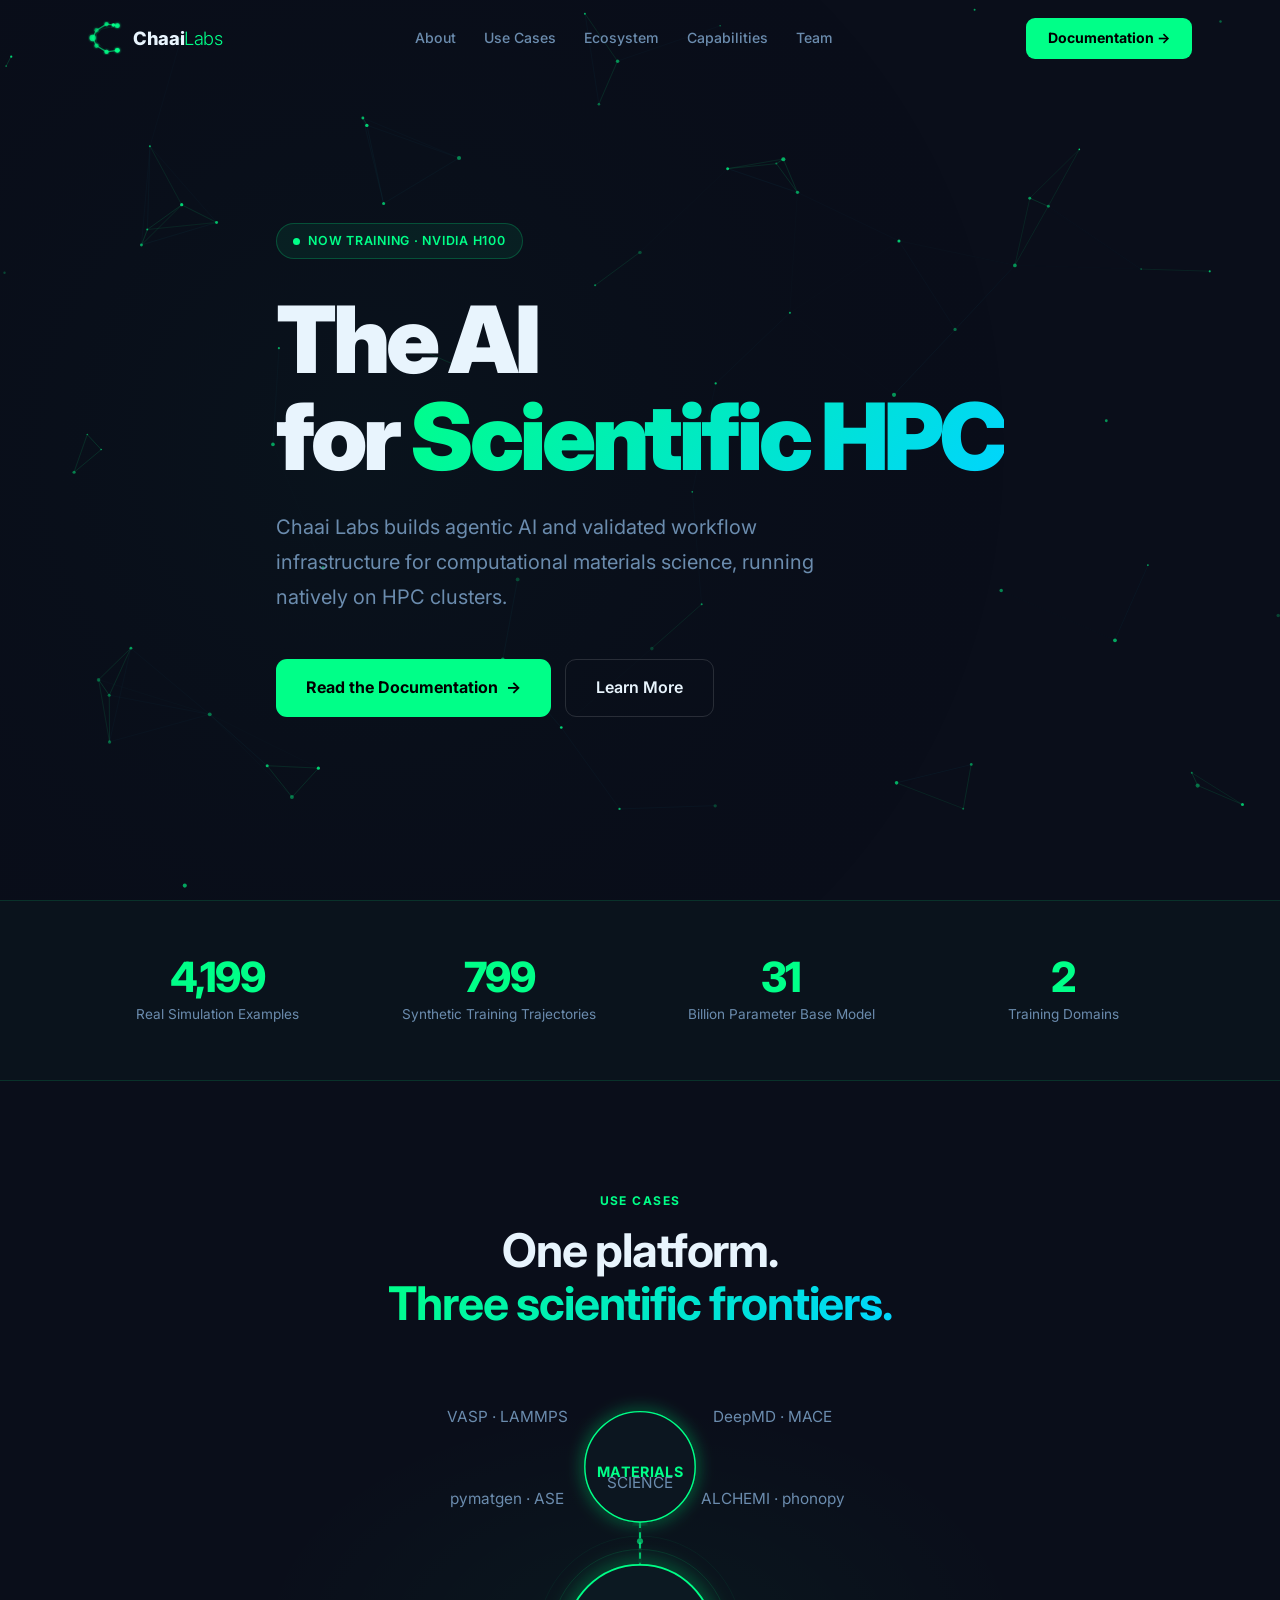
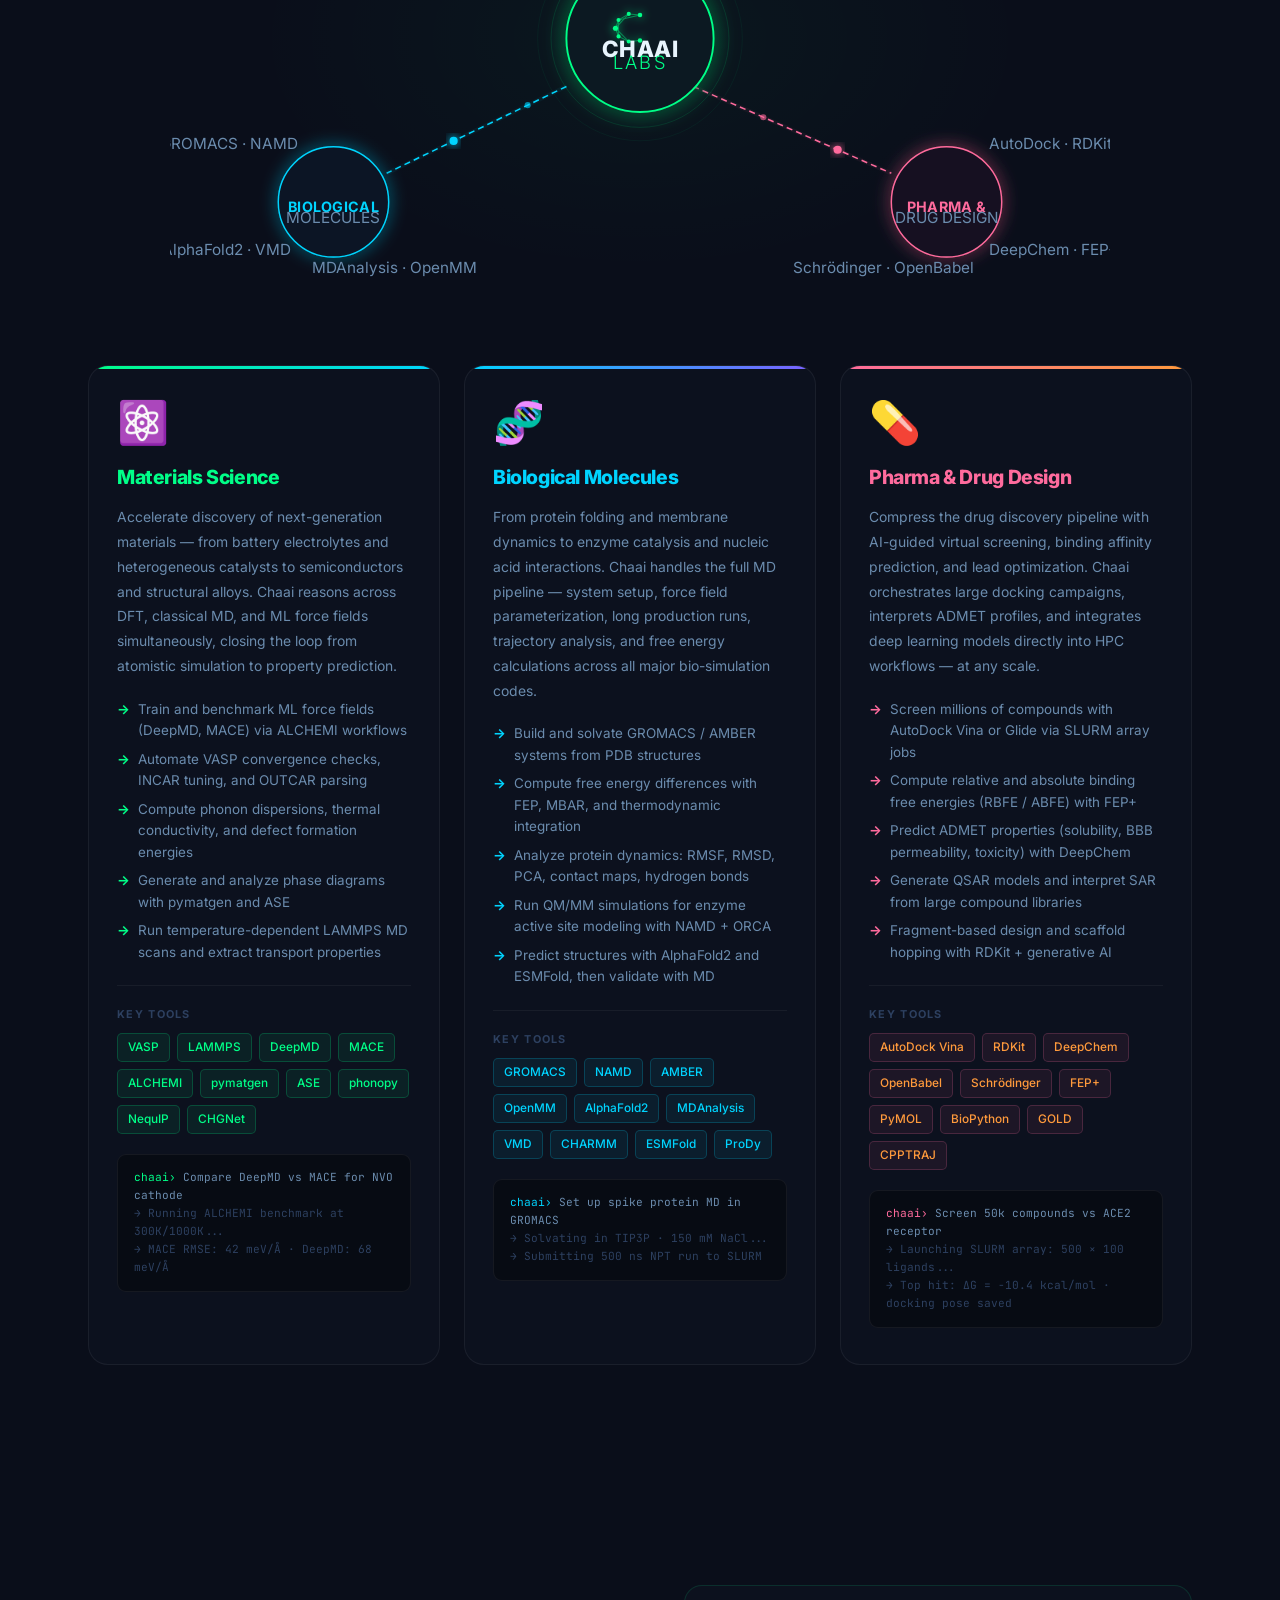
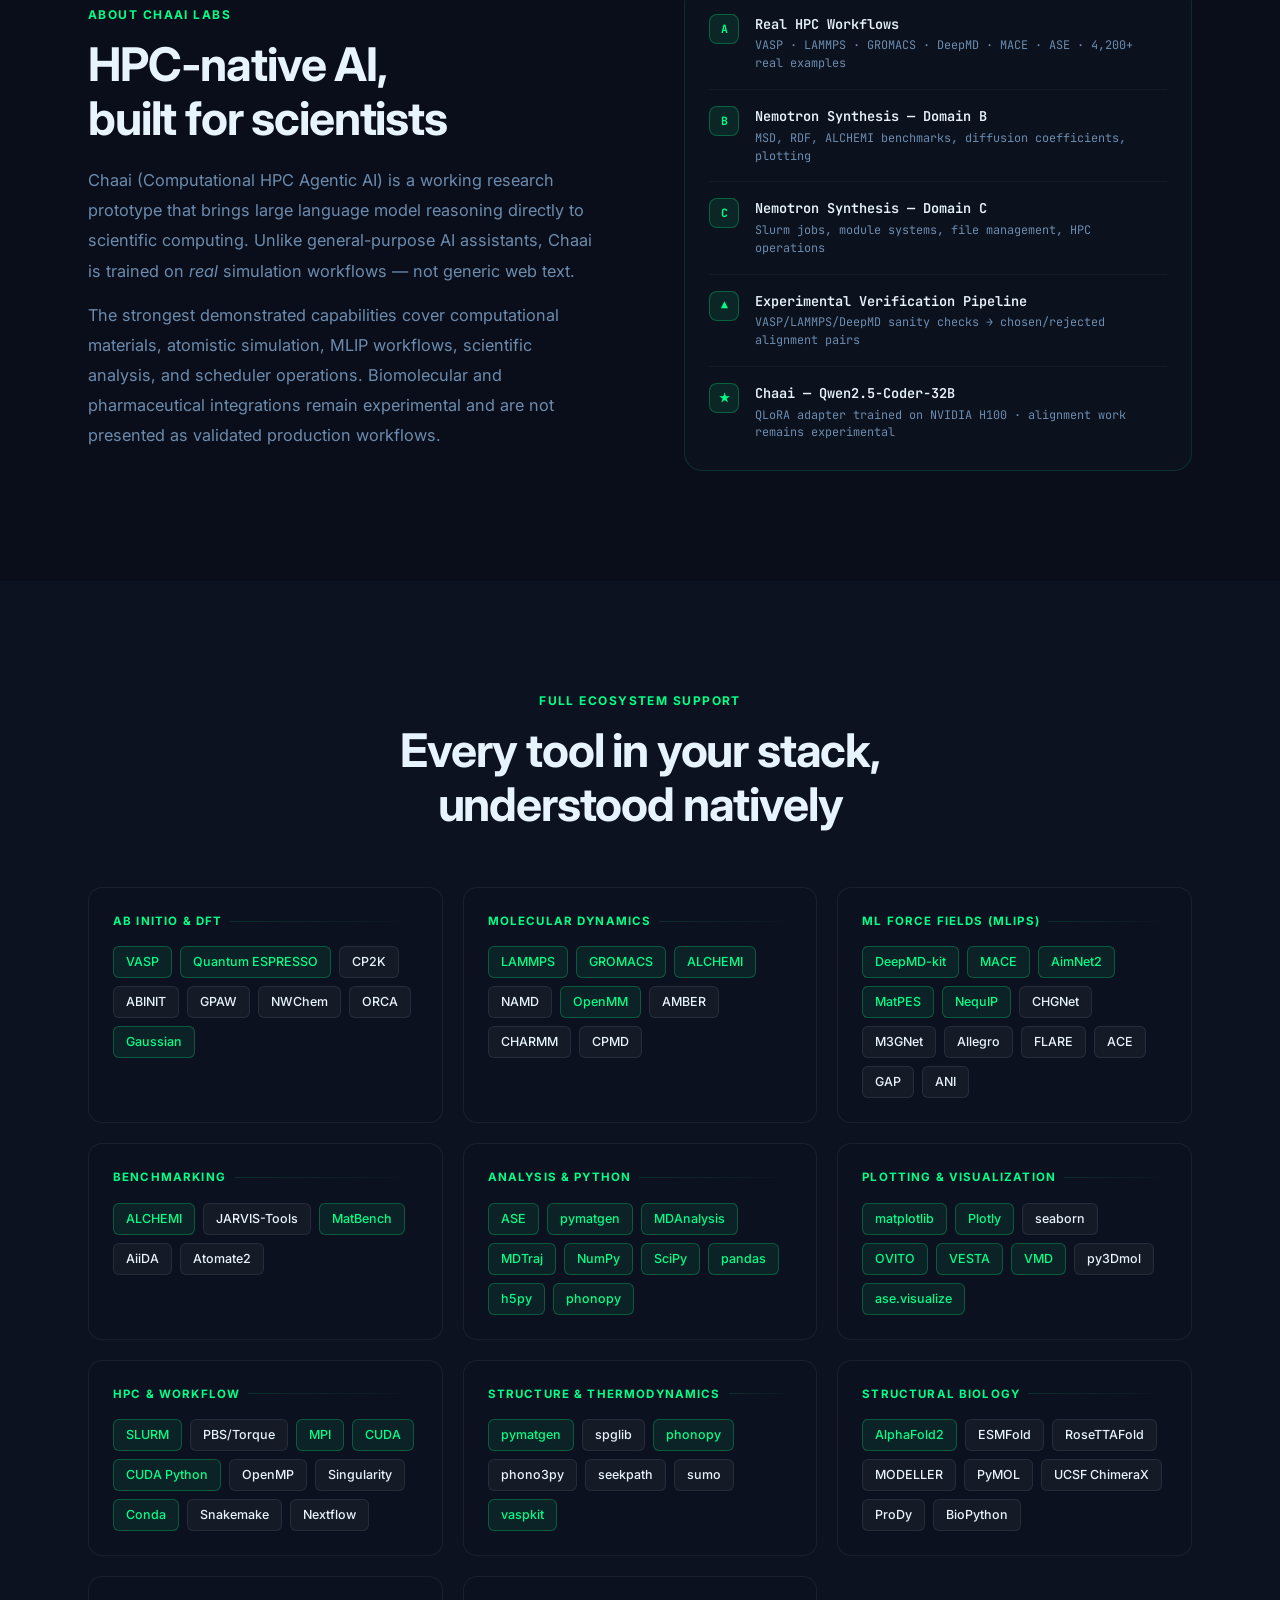
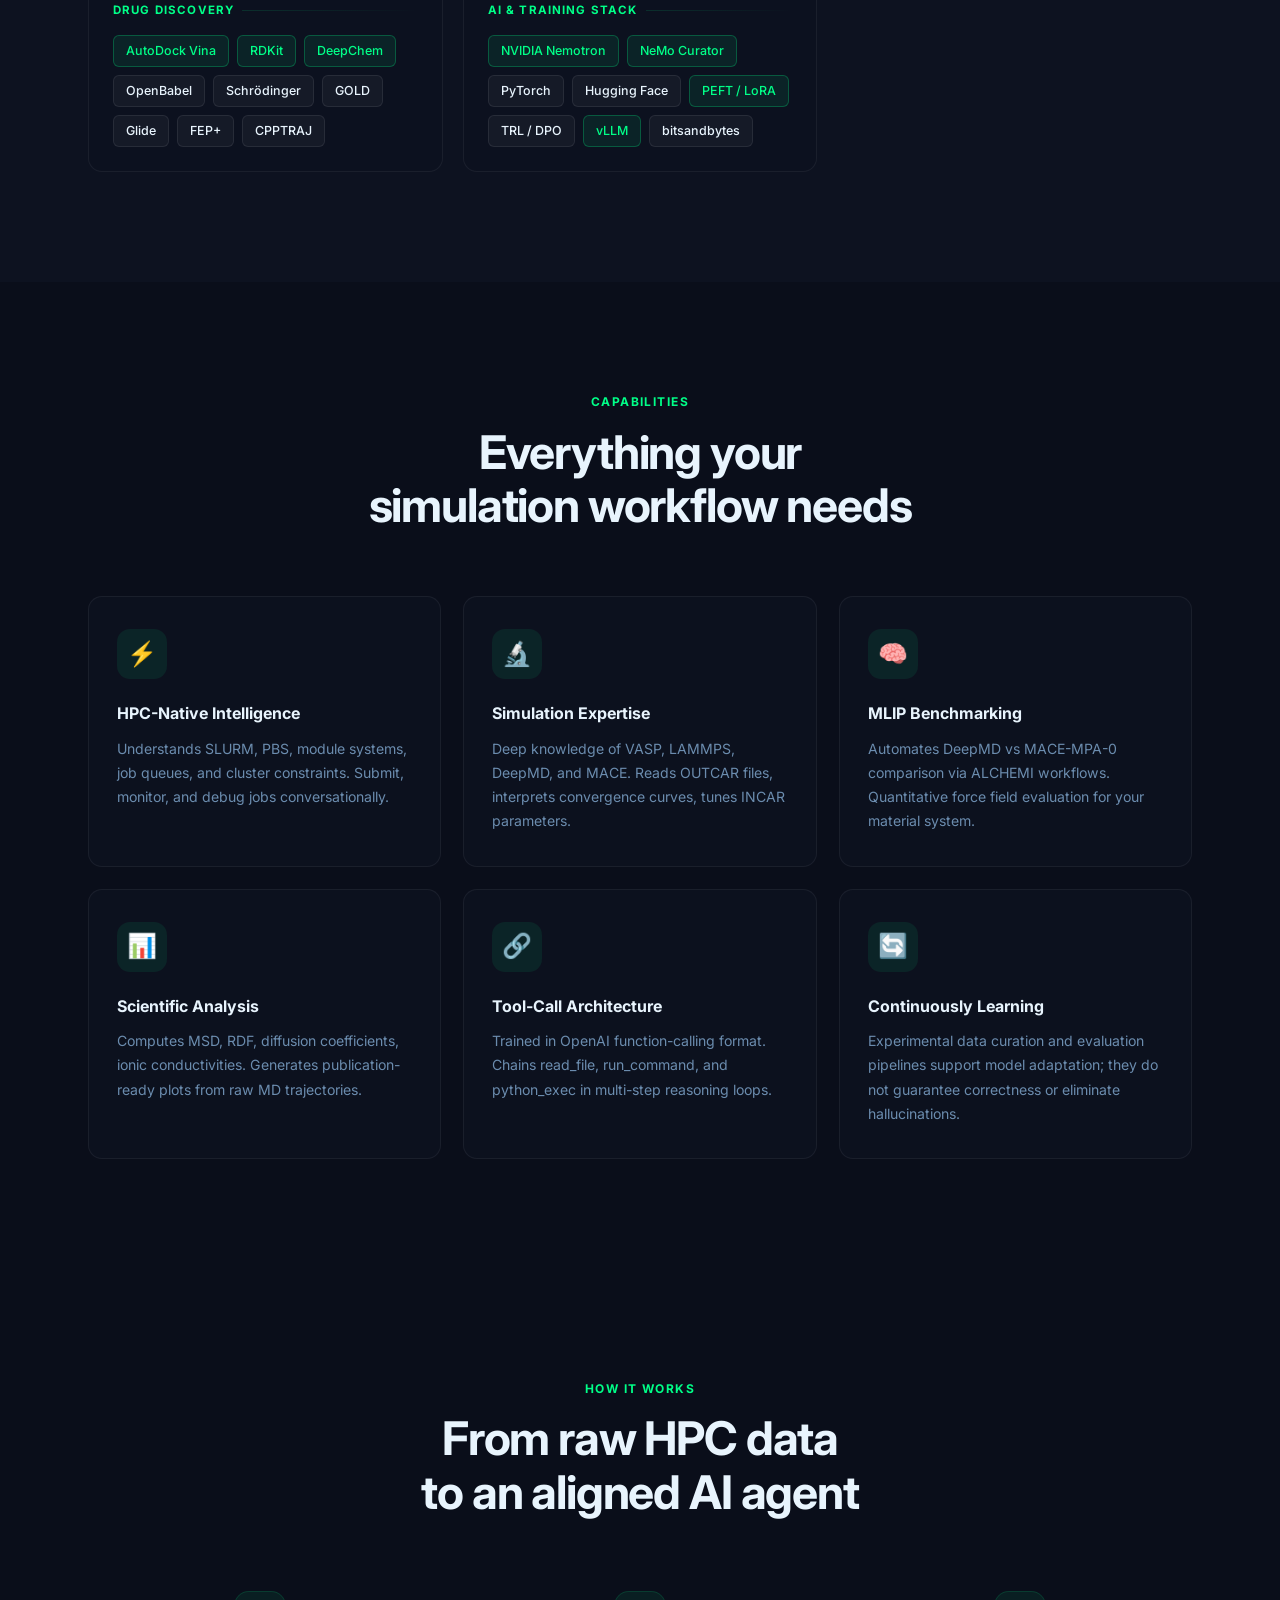
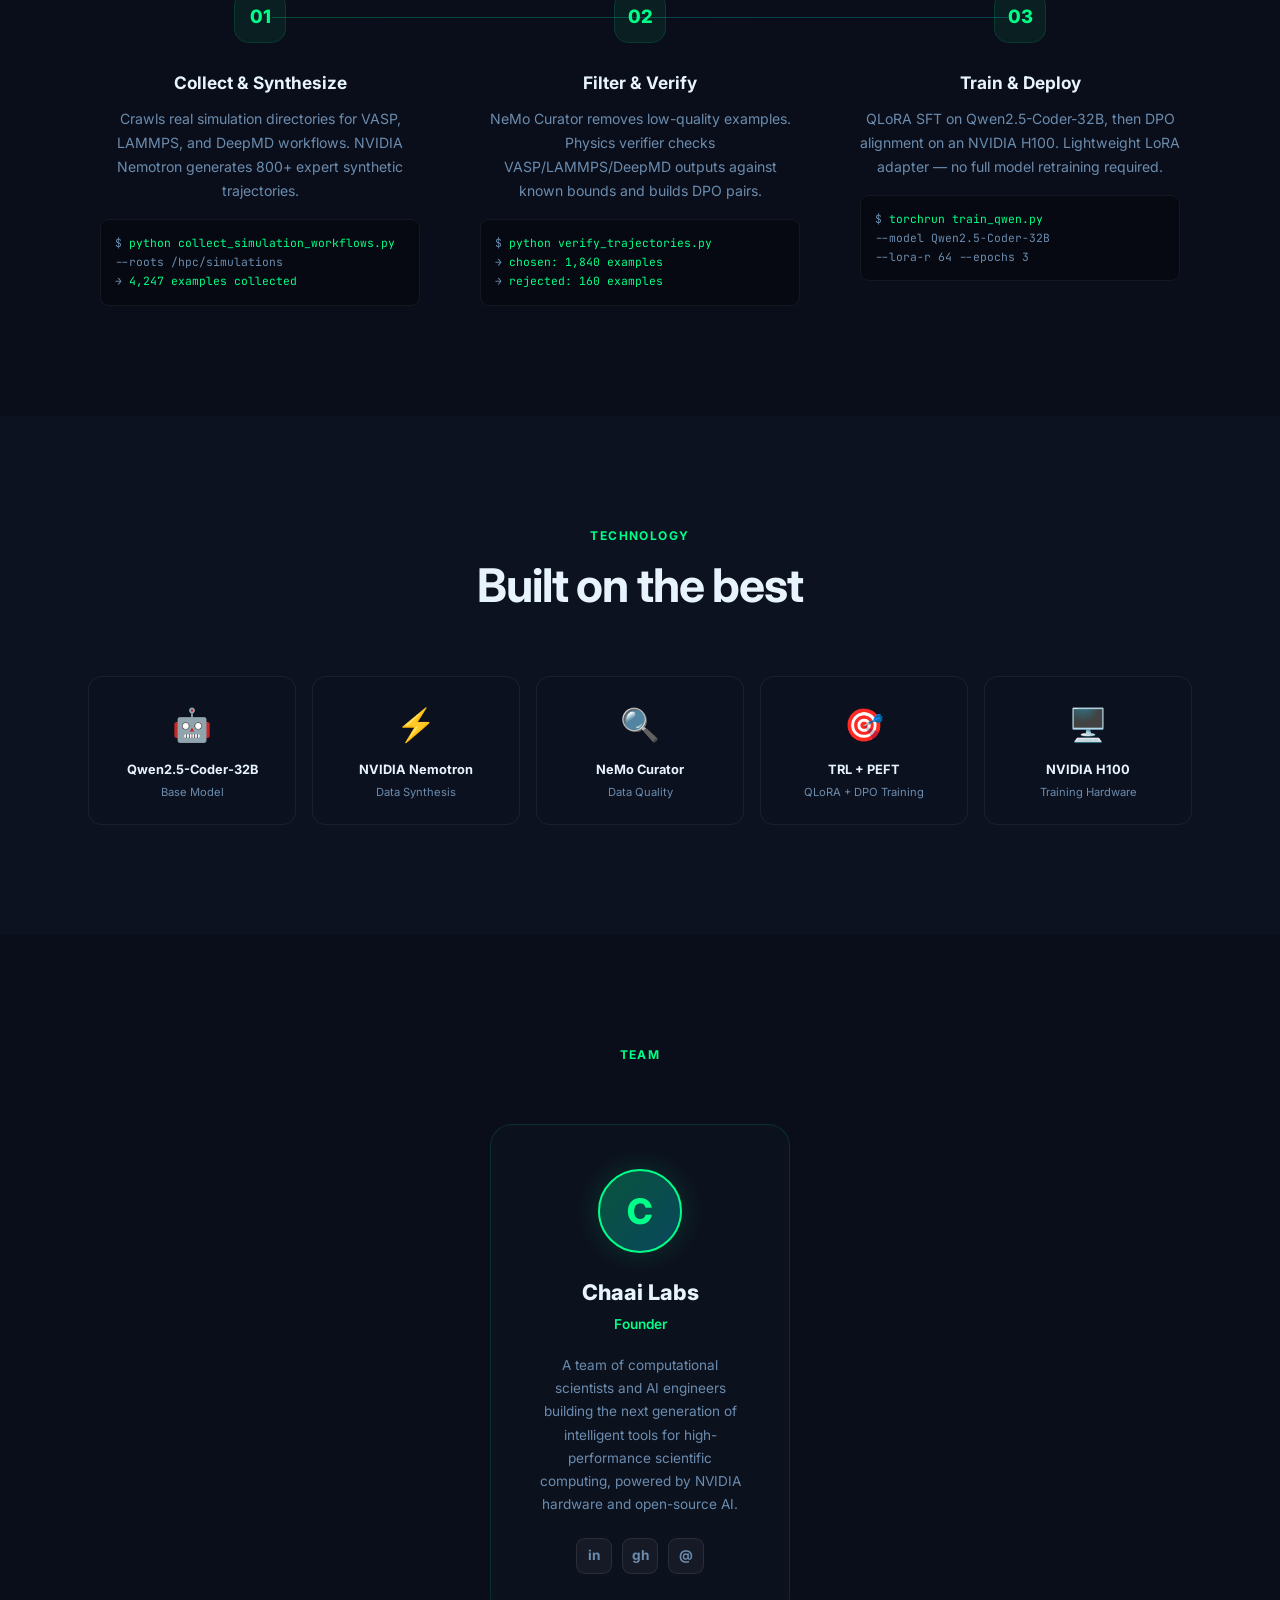
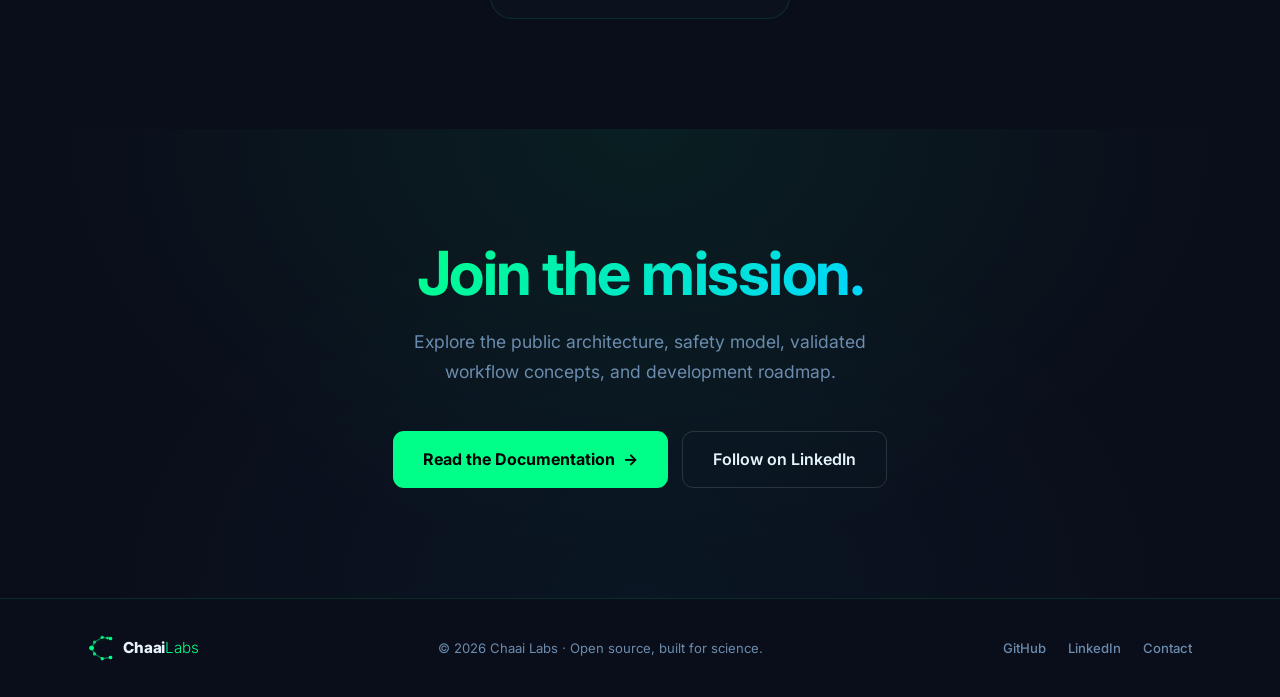
<file: landing/index.html>
<!DOCTYPE html>
<html lang="en">
<head>
  <meta charset="UTF-8">
  <meta name="viewport" content="width=device-width, initial-scale=1.0">
  <title>Chaai Labs — Accelerating Scientific Computing with AI</title>
  <meta name="description" content="Chaai Labs builds HPC-native agentic AI and validated workflow infrastructure for computational materials science.">
  <meta property="og:title" content="Chaai Labs — Accelerating Scientific Computing with AI">
  <meta property="og:description" content="Agentic AI built natively for HPC. Understands VASP, LAMMPS, DeepMD, SLURM.">
  <meta property="og:type" content="website">
  <link rel="icon" href="logo-icon.svg" type="image/svg+xml">
  <link rel="preconnect" href="https://fonts.googleapis.com">
  <link rel="preconnect" href="https://fonts.gstatic.com" crossorigin>
  <link href="https://fonts.googleapis.com/css2?family=Inter:wght@300;400;500;600;700;800;900&family=JetBrains+Mono:wght@400;500&display=swap" rel="stylesheet">

<style>
/* ── Reset & Variables ─────────────────────────────────────────────────────── */
*, *::before, *::after { box-sizing: border-box; margin: 0; padding: 0; }

:root {
  --bg:           #0A0E1A;
  --bg2:          #0D1220;
  --bg3:          #111827;
  --accent:       #00FF88;
  --accent-dim:   rgba(0,255,136,0.55);
  --accent-glow:  rgba(0,255,136,0.12);
  --accent2:      #00D4FF;
  --text:         #E8F4FD;
  --muted:        #6B8CAE;
  --subtle:       #2D4060;
  --border:       rgba(0,255,136,0.13);
  --card:         rgba(13,18,32,0.85);
  --radius:       14px;
}

html { scroll-behavior: smooth; }

body {
  background: var(--bg);
  color: var(--text);
  font-family: 'Inter', -apple-system, BlinkMacSystemFont, sans-serif;
  line-height: 1.6;
  overflow-x: hidden;
  -webkit-font-smoothing: antialiased;
}

::-webkit-scrollbar { width: 5px; }
::-webkit-scrollbar-track { background: var(--bg); }
::-webkit-scrollbar-thumb { background: var(--accent-dim); border-radius: 3px; }
::selection { background: rgba(0,255,136,0.2); }

h1,h2,h3,h4 { font-weight: 700; line-height: 1.15; letter-spacing: -0.025em; }

.g-text {
  background: linear-gradient(130deg, var(--accent) 0%, var(--accent2) 100%);
  -webkit-background-clip: text;
  -webkit-text-fill-color: transparent;
  background-clip: text;
}

.container { max-width: 1160px; margin: 0 auto; padding: 0 28px; }
section { padding: 110px 0; }

/* ── Navigation ────────────────────────────────────────────────────────────── */
#nav {
  position: fixed; top: 0; width: 100%; z-index: 999;
  padding: 18px 0;
  transition: background 0.35s ease, border-color 0.35s ease, backdrop-filter 0.35s ease;
}
#nav.pinned {
  background: rgba(10,14,26,0.88);
  backdrop-filter: blur(24px);
  -webkit-backdrop-filter: blur(24px);
  border-bottom: 1px solid var(--border);
}
.nav-wrap { display: flex; align-items: center; justify-content: space-between; }

.nav-brand {
  display: flex; align-items: center; gap: 11px;
  text-decoration: none; color: var(--text);
}
.nav-icon { width: 34px; height: 34px; flex-shrink: 0; }
.brand-name {
  font-size: 1.15rem; font-weight: 800;
  letter-spacing: -0.02em;
}
.brand-name em { font-style: normal; color: var(--accent); font-weight: 300; }

.nav-links { display: flex; gap: 28px; list-style: none; }
.nav-links a {
  color: var(--muted); text-decoration: none;
  font-size: 0.88rem; font-weight: 500;
  transition: color 0.2s;
}
.nav-links a:hover { color: var(--accent); }

.nav-btn {
  background: var(--accent); color: #000;
  padding: 9px 22px; border-radius: 9px;
  font-weight: 700; font-size: 0.88rem;
  text-decoration: none;
  transition: background 0.2s, transform 0.15s, box-shadow 0.2s;
}
.nav-btn:hover {
  background: #00e87c;
  transform: translateY(-1px);
  box-shadow: 0 6px 24px rgba(0,255,136,0.28);
}

/* ── Hero ──────────────────────────────────────────────────────────────────── */
#hero {
  min-height: 100vh;
  display: flex; align-items: center;
  position: relative; overflow: hidden; padding: 0;
}
#canvas {
  position: absolute; inset: 0; z-index: 0;
  pointer-events: none;
}
.hero-inner {
  position: relative; z-index: 1;
  padding: 120px 0 80px;
}
.hero-pill {
  display: inline-flex; align-items: center; gap: 8px;
  background: rgba(0,255,136,0.07);
  border: 1px solid rgba(0,255,136,0.22);
  color: var(--accent);
  padding: 7px 16px; border-radius: 999px;
  font-size: 0.78rem; font-weight: 600;
  letter-spacing: 0.06em; text-transform: uppercase;
  margin-bottom: 32px;
}
.hero-pill::before {
  content: '';
  width: 7px; height: 7px;
  background: var(--accent); border-radius: 50%;
  animation: blink 2.2s ease-in-out infinite;
}
@keyframes blink {
  0%,100% { opacity:1; box-shadow: 0 0 6px var(--accent); }
  50%      { opacity:0.35; box-shadow: none; }
}

.hero-h1 {
  font-size: clamp(3.2rem, 7.5vw, 5.8rem);
  font-weight: 900;
  letter-spacing: -0.045em;
  line-height: 1.04;
  margin-bottom: 26px;
  max-width: 820px;
}
.hero-sub {
  font-size: clamp(1rem, 1.8vw, 1.25rem);
  color: var(--muted); line-height: 1.75;
  max-width: 580px; margin-bottom: 44px;
}
.hero-btns { display: flex; gap: 14px; flex-wrap: wrap; }

.btn-a {
  display: inline-flex; align-items: center; gap: 8px;
  background: var(--accent); color: #000;
  padding: 15px 30px; border-radius: 11px;
  font-weight: 700; font-size: 1rem;
  text-decoration: none;
  transition: background 0.2s, transform 0.15s, box-shadow 0.2s;
}
.btn-a:hover {
  background: #00e87c;
  transform: translateY(-2px);
  box-shadow: 0 10px 36px rgba(0,255,136,0.32);
}
.btn-b {
  display: inline-flex; align-items: center; gap: 8px;
  background: transparent; color: var(--text);
  padding: 15px 30px; border-radius: 11px;
  font-weight: 600; font-size: 1rem;
  text-decoration: none;
  border: 1px solid rgba(255,255,255,0.13);
  transition: border-color 0.2s, color 0.2s, transform 0.15s;
}
.btn-b:hover {
  border-color: var(--accent); color: var(--accent);
  transform: translateY(-2px);
}

/* ── Stats bar ─────────────────────────────────────────────────────────────── */
#stats {
  padding: 56px 0;
  background: rgba(0,255,136,0.02);
  border-top: 1px solid var(--border);
  border-bottom: 1px solid var(--border);
}
.stats-row { display: grid; grid-template-columns: repeat(4,1fr); gap: 24px; }
.stat { text-align: center; }
.stat-n {
  font-size: 2.6rem; font-weight: 800;
  letter-spacing: -0.04em; color: var(--accent);
  line-height: 1;
}
.stat-l {
  color: var(--muted); font-size: 0.85rem;
  margin-top: 6px; line-height: 1.4;
}

/* ── About ─────────────────────────────────────────────────────────────────── */
#about .container {
  display: grid; grid-template-columns: 1fr 1fr;
  gap: 88px; align-items: center;
}
.tag {
  font-size: 0.75rem; font-weight: 700;
  letter-spacing: 0.12em; text-transform: uppercase;
  color: var(--accent); margin-bottom: 14px;
}
.section-h { font-size: clamp(1.9rem, 3.8vw, 2.9rem); margin-bottom: 20px; }
.body-text { color: var(--muted); line-height: 1.85; font-size: 1.02rem; }
.body-text + .body-text { margin-top: 14px; }

.pipeline {
  background: var(--card);
  border: 1px solid var(--border);
  border-radius: 18px;
  padding: 28px 24px;
  font-family: 'JetBrains Mono', monospace;
}
.p-row {
  display: flex; align-items: flex-start; gap: 16px;
  padding: 16px 0;
  border-bottom: 1px solid rgba(255,255,255,0.04);
}
.p-row:last-child { border-bottom: none; padding-bottom: 0; }
.p-row:first-child { padding-top: 0; }
.p-badge {
  width: 30px; height: 30px; border-radius: 8px; flex-shrink: 0;
  background: rgba(0,255,136,0.09); border: 1px solid rgba(0,255,136,0.28);
  color: var(--accent); font-size: 0.72rem; font-weight: 700;
  display: flex; align-items: center; justify-content: center;
}
.p-name { color: var(--text); font-weight: 600; font-size: 0.85rem; margin-bottom: 2px; }
.p-detail { color: var(--muted); font-size: 0.74rem; line-height: 1.5; }

/* ── Ecosystem ─────────────────────────────────────────────────────────────── */
#ecosystem { background: var(--bg2); }
.eco-head { text-align: center; margin-bottom: 56px; }
.eco-grid {
  display: grid; grid-template-columns: repeat(3, 1fr);
  gap: 20px;
}
.eco-cat {
  background: var(--card);
  border: 1px solid rgba(255,255,255,0.06);
  border-radius: var(--radius); padding: 24px;
  transition: border-color 0.2s, transform 0.2s;
}
.eco-cat:hover { border-color: var(--border); transform: translateY(-2px); }
.eco-cat-title {
  font-size: 0.72rem; font-weight: 700;
  letter-spacing: 0.1em; text-transform: uppercase;
  color: var(--accent); margin-bottom: 16px;
  display: flex; align-items: center; gap: 8px;
}
.eco-cat-title::after {
  content: ''; flex: 1; height: 1px;
  background: linear-gradient(90deg, var(--border), transparent);
}
.eco-tags { display: flex; flex-wrap: wrap; gap: 8px; }
.eco-tag {
  background: rgba(255,255,255,0.04);
  border: 1px solid rgba(255,255,255,0.08);
  color: var(--text); font-size: 0.78rem; font-weight: 500;
  padding: 5px 12px; border-radius: 6px;
  transition: background 0.2s, border-color 0.2s, color 0.2s;
}
.eco-tag:hover {
  background: rgba(0,255,136,0.08);
  border-color: var(--border); color: var(--accent);
}
.eco-tag.hi {
  background: rgba(0,255,136,0.08);
  border-color: rgba(0,255,136,0.25);
  color: var(--accent);
}

/* ── Features ─────────────────────────────────────────────────────────────── */
#features { background: var(--bg); }
.sec-head { text-align: center; margin-bottom: 64px; }
.sec-head .section-h { margin-top: 6px; }

.feat-grid {
  display: grid; grid-template-columns: repeat(3,1fr);
  gap: 22px;
}
.feat-card {
  background: var(--card);
  border: 1px solid rgba(255,255,255,0.06);
  border-radius: var(--radius);
  padding: 32px 28px;
  position: relative; overflow: hidden;
  transition: transform 0.3s ease, border-color 0.3s, box-shadow 0.3s;
  cursor: default;
}
.feat-card::after {
  content: '';
  position: absolute; top: 0; left: 0; right: 0; height: 1px;
  background: linear-gradient(90deg, transparent, var(--accent), transparent);
  opacity: 0;
  transition: opacity 0.3s;
}
.feat-card:hover {
  transform: translateY(-5px);
  border-color: var(--border);
  box-shadow: 0 24px 48px rgba(0,0,0,0.35), 0 0 0 1px var(--border);
}
.feat-card:hover::after { opacity: 1; }
.feat-ico {
  width: 50px; height: 50px; border-radius: 13px;
  background: rgba(0,255,136,0.08);
  display: flex; align-items: center; justify-content: center;
  font-size: 1.5rem; margin-bottom: 22px;
}
.feat-h { font-size: 1rem; font-weight: 700; margin-bottom: 10px; }
.feat-p { color: var(--muted); font-size: 0.88rem; line-height: 1.72; }

/* ── How it works ──────────────────────────────────────────────────────────── */
.hiw-head { text-align: center; margin-bottom: 72px; }
.hiw-row {
  display: grid; grid-template-columns: repeat(3,1fr);
  gap: 36px; position: relative;
}
.hiw-row::before {
  content: '';
  position: absolute; top: 26px; left: 16.66%; width: 66.66%; height: 1px;
  background: linear-gradient(90deg, var(--accent), var(--accent2));
  opacity: 0.25;
  pointer-events: none;
}
.hiw-step { text-align: center; padding: 0 12px; }
.hiw-num {
  width: 52px; height: 52px; border-radius: 15px; margin: 0 auto 26px;
  background: rgba(0,255,136,0.07); border: 1px solid var(--border);
  color: var(--accent); font-size: 1.15rem; font-weight: 800;
  display: flex; align-items: center; justify-content: center;
}
.hiw-h { font-size: 1.08rem; font-weight: 700; margin-bottom: 10px; }
.hiw-p { color: var(--muted); font-size: 0.88rem; line-height: 1.72; }
.hiw-code {
  margin-top: 16px; padding: 14px;
  background: rgba(0,0,0,0.32);
  border: 1px solid rgba(255,255,255,0.06);
  border-radius: 9px; text-align: left;
  font-family: 'JetBrains Mono', monospace;
  font-size: 0.71rem; color: var(--accent);
  line-height: 1.65;
}
.hiw-code .dim { color: var(--muted); }

/* ── Tech stack ────────────────────────────────────────────────────────────── */
#tech { background: var(--bg2); }
.tech-row {
  display: grid; grid-template-columns: repeat(5,1fr);
  gap: 16px;
}
.tech-card {
  background: var(--card);
  border: 1px solid rgba(255,255,255,0.06);
  border-radius: var(--radius); padding: 22px 16px;
  text-align: center;
  transition: border-color 0.2s, transform 0.2s;
}
.tech-card:hover {
  border-color: var(--border);
  transform: translateY(-3px);
}
.tech-ico { font-size: 2rem; margin-bottom: 10px; }
.tech-n { font-size: 0.8rem; font-weight: 700; color: var(--text); }
.tech-r { font-size: 0.7rem; color: var(--muted); margin-top: 3px; }

/* ── Team ──────────────────────────────────────────────────────────────────── */
.team-head { text-align: center; margin-bottom: 60px; }
.team-row { display: flex; justify-content: center; }
.team-card {
  background: var(--card);
  border: 1px solid var(--border);
  border-radius: 22px; padding: 44px 40px;
  text-align: center; max-width: 300px; width: 100%;
  transition: transform 0.3s, box-shadow 0.3s;
}
.team-card:hover {
  transform: translateY(-5px);
  box-shadow: 0 24px 64px rgba(0,255,136,0.1);
}
.team-av {
  width: 84px; height: 84px; border-radius: 50%;
  background: linear-gradient(135deg, rgba(0,255,136,0.28), rgba(0,212,255,0.28));
  border: 2px solid var(--accent);
  display: flex; align-items: center; justify-content: center;
  font-size: 2.2rem; font-weight: 800; color: var(--accent);
  margin: 0 auto 22px;
  box-shadow: 0 0 30px rgba(0,255,136,0.15);
}
.team-n { font-size: 1.35rem; font-weight: 800; margin-bottom: 5px; }
.team-r { color: var(--accent); font-size: 0.85rem; font-weight: 600; margin-bottom: 18px; }
.team-bio { color: var(--muted); font-size: 0.85rem; line-height: 1.7; }
.team-socials {
  display: flex; gap: 10px; justify-content: center; margin-top: 22px;
}
.team-s {
  width: 36px; height: 36px; border-radius: 9px;
  background: rgba(255,255,255,0.04);
  border: 1px solid rgba(255,255,255,0.09);
  display: flex; align-items: center; justify-content: center;
  text-decoration: none; color: var(--muted);
  font-size: 0.85rem; font-weight: 700;
  transition: background 0.2s, border-color 0.2s, color 0.2s;
}
.team-s:hover {
  background: rgba(0,255,136,0.1);
  border-color: var(--accent); color: var(--accent);
}

/* ── Use Cases ─────────────────────────────────────────────────────────────── */
#usecases { background: var(--bg); overflow: hidden; }
.uc-head { text-align: center; margin-bottom: 52px; }
.uc-diagram { display: flex; justify-content: center; margin-bottom: 72px; position: relative; }
.uc-diagram svg { width: 100%; max-width: 940px; height: auto; }

/* SVG animated elements */
@keyframes beam-flow  { from { stroke-dashoffset: 24; } to { stroke-dashoffset: 0; } }
@keyframes node-pulse { 0%,100% { opacity:.18; } 50% { opacity:.07; } }
@keyframes center-glow{ 0%,100% { opacity:.22; r:92; } 50% { opacity:.08; r:104; } }
@keyframes pt-mat  { 0% { offset-distance:0%   } 100% { offset-distance:100% } }
@keyframes spin-orbit { from { transform: rotate(0deg); } to { transform: rotate(360deg); } }

/* Domain detail cards */
.uc-cards { display: grid; grid-template-columns: repeat(3,1fr); gap: 24px; }
.uc-card {
  background: var(--card);
  border: 1px solid rgba(255,255,255,0.06);
  border-radius: 20px; padding: 36px 28px;
  position: relative; overflow: hidden;
  transition: transform 0.3s, box-shadow 0.3s, border-color 0.3s;
}
.uc-card::before {
  content: ''; position: absolute;
  top: 0; left: 0; right: 0; height: 3px;
}
.uc-card.mat::before  { background: linear-gradient(90deg, var(--accent), var(--accent2)); }
.uc-card.bio::before  { background: linear-gradient(90deg, #00D4FF, #7B61FF); }
.uc-card.drug::before { background: linear-gradient(90deg, #FF6B9D, #FF9A3C); }
.uc-card:hover { transform: translateY(-6px); box-shadow: 0 28px 56px rgba(0,0,0,0.35); }
.uc-card.mat:hover  { border-color: rgba(0,255,136,0.25); }
.uc-card.bio:hover  { border-color: rgba(0,212,255,0.25); }
.uc-card.drug:hover { border-color: rgba(255,107,157,0.25); }
.uc-ico { font-size: 2.6rem; margin-bottom: 18px; display: block; line-height: 1; }
.uc-title { font-size: 1.22rem; font-weight: 800; margin-bottom: 12px; letter-spacing: -0.02em; }
.uc-card.mat .uc-title  { color: var(--accent); }
.uc-card.bio .uc-title  { color: #00D4FF; }
.uc-card.drug .uc-title { color: #FF6B9D; }
.uc-desc { color: var(--muted); font-size: 0.87rem; line-height: 1.78; margin-bottom: 20px; }
.uc-list { list-style: none; margin-bottom: 22px; display: flex; flex-direction: column; gap: 7px; }
.uc-list li { display: flex; align-items: flex-start; gap: 8px; font-size: 0.84rem; color: var(--muted); }
.uc-list li::before { content: '→'; flex-shrink: 0; font-weight: 700; }
.uc-card.mat  .uc-list li::before { color: var(--accent); }
.uc-card.bio  .uc-list li::before { color: #00D4FF; }
.uc-card.drug .uc-list li::before { color: #FF6B9D; }
.uc-sep { border: none; border-top: 1px solid rgba(255,255,255,0.05); margin: 20px 0; }
.uc-tools-lbl { font-size: 0.68rem; font-weight: 700; letter-spacing: 0.12em; text-transform: uppercase; color: var(--subtle); margin-bottom: 10px; }
.uc-tools { display: flex; flex-wrap: wrap; gap: 7px; }
.uc-tool { font-size: 0.74rem; font-weight: 500; padding: 4px 10px; border-radius: 5px; }
.uc-card.mat  .uc-tool { background: rgba(0,255,136,0.07);  color: var(--accent); border: 1px solid rgba(0,255,136,0.2); }
.uc-card.bio  .uc-tool { background: rgba(0,212,255,0.07);  color: #00D4FF; border: 1px solid rgba(0,212,255,0.2); }
.uc-card.drug .uc-tool { background: rgba(255,107,157,0.07); color: #FF9A3C; border: 1px solid rgba(255,107,157,0.2); }
.uc-terminal {
  margin-top: 20px; padding: 14px 16px;
  background: rgba(0,0,0,0.35);
  border: 1px solid rgba(255,255,255,0.06);
  border-radius: 9px;
  font-family: 'JetBrains Mono', monospace; font-size: 0.7rem;
  line-height: 1.6; color: var(--muted);
}
.uc-terminal .prompt { color: var(--accent); }
.uc-card.bio  .uc-terminal .prompt { color: #00D4FF; }
.uc-card.drug .uc-terminal .prompt { color: #FF6B9D; }

/* ── CTA ───────────────────────────────────────────────────────────────────── */
#cta {
  text-align: center;
  background: radial-gradient(ellipse at 50% 0%, rgba(0,255,136,0.07) 0%, transparent 65%);
  position: relative; overflow: hidden;
}
#cta::before {
  content: '';
  position: absolute; inset: 0;
  background: radial-gradient(ellipse at 50% 100%, rgba(0,212,255,0.04) 0%, transparent 60%);
  pointer-events: none;
}
#cta h2 { font-size: clamp(2.2rem, 5vw, 3.8rem); margin-bottom: 18px; }
#cta p {
  color: var(--muted); font-size: 1.1rem; line-height: 1.7;
  max-width: 480px; margin: 0 auto 44px;
}
.cta-btns { display: flex; gap: 14px; justify-content: center; flex-wrap: wrap; }

/* ── Footer ────────────────────────────────────────────────────────────────── */
footer {
  padding: 36px 0;
  border-top: 1px solid var(--border);
}
.foot-wrap {
  display: flex; align-items: center;
  justify-content: space-between; flex-wrap: wrap; gap: 16px;
}
.foot-brand {
  display: flex; align-items: center; gap: 9px;
  text-decoration: none; color: var(--text);
}
.foot-brand svg { width: 26px; height: 26px; }
.foot-name { font-size: 0.95rem; font-weight: 800; letter-spacing: -0.01em; }
.foot-name em { font-style: normal; color: var(--accent); font-weight: 300; }
.foot-copy { color: var(--muted); font-size: 0.82rem; }
.foot-links { display: flex; gap: 22px; }
.foot-links a {
  color: var(--muted); text-decoration: none;
  font-size: 0.82rem; font-weight: 500;
  transition: color 0.2s;
}
.foot-links a:hover { color: var(--accent); }

/* ── Reveal animation ──────────────────────────────────────────────────────── */
.r {
  opacity: 0; transform: translateY(28px);
  transition: opacity 0.7s cubic-bezier(0.16,1,0.3,1),
              transform 0.7s cubic-bezier(0.16,1,0.3,1);
}
.r.on { opacity: 1; transform: translateY(0); }
.d1 { transition-delay: 0.08s; }
.d2 { transition-delay: 0.16s; }
.d3 { transition-delay: 0.24s; }
.d4 { transition-delay: 0.32s; }
.d5 { transition-delay: 0.40s; }

/* ── Responsive ────────────────────────────────────────────────────────────── */
@media (max-width: 900px) {
  section { padding: 72px 0; }
  #about .container { grid-template-columns: 1fr; gap: 48px; }
  .feat-grid { grid-template-columns: 1fr 1fr; }
  .stats-row { grid-template-columns: 1fr 1fr; }
  .tech-row { grid-template-columns: repeat(3,1fr); }
  .eco-grid { grid-template-columns: 1fr 1fr; }
  .uc-cards { grid-template-columns: 1fr; }
}
@media (max-width: 640px) {
  .nav-links { display: none; }
  .feat-grid { grid-template-columns: 1fr; }
  .hiw-row { grid-template-columns: 1fr; }
  .hiw-row::before { display: none; }
  .tech-row { grid-template-columns: repeat(2,1fr); }
  .eco-grid { grid-template-columns: 1fr; }
  .uc-cards { grid-template-columns: 1fr; }
  .foot-wrap { flex-direction: column; text-align: center; }
}
</style>
</head>
<body>

<!-- ── Navigation ─────────────────────────────────────────────────────────── -->
<nav id="nav">
  <div class="container nav-wrap">
    <a href="#" class="nav-brand">
      <!-- Icon: C-node-network -->
      <svg class="nav-icon" viewBox="0 0 44 44" fill="none" xmlns="http://www.w3.org/2000/svg">
        <defs>
          <filter id="ng">
            <feGaussianBlur stdDeviation="1.5" result="b"/>
            <feMerge><feMergeNode in="b"/><feMergeNode in="SourceGraphic"/></feMerge>
          </filter>
          <filter id="ng2">
            <feGaussianBlur stdDeviation="2.5" result="b"/>
            <feMerge><feMergeNode in="b"/><feMergeNode in="SourceGraphic"/></feMerge>
          </filter>
        </defs>
        <!-- C-spine (thicker) -->
        <g stroke="#00FF88" stroke-width="1.8" opacity="0.6">
          <line x1="38" y1="6"  x2="24" y2="4"/>
          <line x1="24" y1="4"  x2="11" y2="12"/>
          <line x1="11" y1="12" x2="6"  y2="22"/>
          <line x1="6"  y1="22" x2="11" y2="32"/>
          <line x1="11" y1="32" x2="24" y2="40"/>
          <line x1="24" y1="40" x2="38" y2="38"/>
        </g>
        <!-- Cross-links (subtle) -->
        <g stroke="#00FF88" stroke-width="0.7" opacity="0.18">
          <line x1="38" y1="6"  x2="11" y2="12"/>
          <line x1="24" y1="4"  x2="6"  y2="22"/>
          <line x1="11" y1="12" x2="11" y2="32"/>
          <line x1="6"  y1="22" x2="24" y2="40"/>
        </g>
        <!-- Traveling particle along C-spine -->
        <path id="csp" d="M38,6 L24,4 L11,12 L6,22 L11,32 L24,40 L38,38" fill="none"/>
        <circle r="2.2" fill="#00FF88" filter="url(#ng2)">
          <animateMotion dur="2.6s" repeatCount="indefinite"><mpath href="#csp"/></animateMotion>
          <animate attributeName="opacity" values="0;1;1;0" keyTimes="0;0.06;0.88;1" dur="2.6s" repeatCount="indefinite"/>
        </circle>
        <!-- Nodes with staggered pulse -->
        <g filter="url(#ng)">
          <circle cx="38" cy="6"  r="3.2" fill="#00FF88"><animate attributeName="opacity" values="1;0.35;1" dur="3.2s" begin="0s"    repeatCount="indefinite"/></circle>
          <circle cx="24" cy="4"  r="2.8" fill="#00FF88"><animate attributeName="opacity" values="1;0.35;1" dur="3.2s" begin="0.45s"  repeatCount="indefinite"/></circle>
          <circle cx="11" cy="12" r="2.8" fill="#00FF88"><animate attributeName="opacity" values="1;0.35;1" dur="3.2s" begin="0.9s"   repeatCount="indefinite"/></circle>
          <circle cx="6"  cy="22" r="3.5" fill="#00FF88">
            <animate attributeName="r"       values="3.5;4.6;3.5" dur="2.2s" repeatCount="indefinite"/>
            <animate attributeName="opacity" values="1;0.5;1"     dur="2.2s" repeatCount="indefinite"/>
          </circle>
          <circle cx="11" cy="32" r="2.8" fill="#00FF88"><animate attributeName="opacity" values="1;0.35;1" dur="3.2s" begin="1.8s"   repeatCount="indefinite"/></circle>
          <circle cx="24" cy="40" r="2.8" fill="#00FF88"><animate attributeName="opacity" values="1;0.35;1" dur="3.2s" begin="2.25s"  repeatCount="indefinite"/></circle>
          <circle cx="38" cy="38" r="3.2" fill="#00FF88"><animate attributeName="opacity" values="1;0.35;1" dur="3.2s" begin="2.7s"   repeatCount="indefinite"/></circle>
        </g>
      </svg>
      <span class="brand-name">Chaai<em>Labs</em></span>
    </a>

    <ul class="nav-links">
      <li><a href="#about">About</a></li>
      <li><a href="#usecases">Use Cases</a></li>
      <li><a href="#ecosystem">Ecosystem</a></li>
      <li><a href="#features">Capabilities</a></li>
      <li><a href="#team">Team</a></li>
    </ul>

    <a href="/docs/" class="nav-btn">
      Documentation →
    </a>
  </div>
</nav>

<!-- ── Hero ───────────────────────────────────────────────────────────────── -->
<section id="hero">
  <canvas id="canvas"></canvas>
  <div class="container hero-inner">
    <div class="hero-pill">Now Training · NVIDIA H100</div>
    <h1 class="hero-h1">
      The AI<br>
      for <span class="g-text">Scientific HPC</span>
    </h1>
    <p class="hero-sub">
      Chaai Labs builds agentic AI and validated workflow infrastructure for
      computational materials science, running natively on HPC clusters.
    </p>
    <div class="hero-btns">
      <a href="/docs/" class="btn-a">
        Read the Documentation &nbsp;→
      </a>
      <a href="#about" class="btn-b">Learn More</a>
    </div>
  </div>
</section>

<!-- ── Stats ──────────────────────────────────────────────────────────────── -->
<section id="stats">
  <div class="container">
    <div class="stats-row">
      <div class="stat r">
        <div class="stat-n" data-to="4200">0</div>
        <div class="stat-l">Real Simulation Examples</div>
      </div>
      <div class="stat r d1">
        <div class="stat-n" data-to="800">0</div>
        <div class="stat-l">Synthetic Training Trajectories</div>
      </div>
      <div class="stat r d2">
        <div class="stat-n" data-to="32">0</div>
        <div class="stat-l">Billion Parameter Base Model</div>
      </div>
      <div class="stat r d3">
        <div class="stat-n" data-to="3">0</div>
        <div class="stat-l">Training Domains</div>
      </div>
    </div>
  </div>
</section>

<!-- ── Use Cases ───────────────────────────────────────────────────────────── -->
<section id="usecases">
  <div class="container">
    <div class="uc-head">
      <div class="tag r">Use Cases</div>
      <h2 class="section-h r">One platform.<br><span class="g-text">Three scientific frontiers.</span></h2>
    </div>

    <!-- ── Hub-and-spoke illustration ──────────────────────────── -->
    <div class="uc-diagram r">
      <svg viewBox="0 0 920 500" fill="none" xmlns="http://www.w3.org/2000/svg">
        <defs>
          <!-- Glow filters -->
          <filter id="glow-c" x="-60%" y="-60%" width="220%" height="220%">
            <feGaussianBlur stdDeviation="10" result="b"/>
            <feMerge><feMergeNode in="b"/><feMergeNode in="SourceGraphic"/></feMerge>
          </filter>
          <filter id="glow-m" x="-60%" y="-60%" width="220%" height="220%">
            <feGaussianBlur stdDeviation="8" result="b"/>
            <feMerge><feMergeNode in="b"/><feMergeNode in="SourceGraphic"/></feMerge>
          </filter>
          <filter id="glow-s" x="-40%" y="-40%" width="180%" height="180%">
            <feGaussianBlur stdDeviation="4" result="b"/>
            <feMerge><feMergeNode in="b"/><feMergeNode in="SourceGraphic"/></feMerge>
          </filter>
          <!-- Path IDs for animateMotion -->
          <path id="pm" d="M460,192 L460,132"/>
          <path id="pb" d="M388,297 L212,382"/>
          <path id="pd" d="M512,297 L706,382"/>
        </defs>

        <!-- Subtle background radial -->
        <radialGradient id="bg-grd" cx="50%" cy="50%" r="50%">
          <stop offset="0%" stop-color="#00FF88" stop-opacity="0.04"/>
          <stop offset="100%" stop-color="#00FF88" stop-opacity="0"/>
        </radialGradient>
        <ellipse cx="460" cy="250" rx="380" ry="230" fill="url(#bg-grd)"/>

        <!-- ── Connection beams ────────────────── -->
        <!-- To Materials -->
        <line x1="460" y1="192" x2="460" y2="132"
              stroke="#00FF88" stroke-width="1.5"
              stroke-dasharray="6 4"
              style="animation: beam-flow 1.4s linear infinite;"/>
        <line x1="460" y1="192" x2="460" y2="132"
              stroke="#00FF88" stroke-width="4" opacity="0.06"/>

        <!-- To Bio -->
        <line x1="388" y1="297" x2="212" y2="382"
              stroke="#00D4FF" stroke-width="1.5"
              stroke-dasharray="6 4"
              style="animation: beam-flow 1.7s linear infinite;"/>
        <line x1="388" y1="297" x2="212" y2="382"
              stroke="#00D4FF" stroke-width="4" opacity="0.06"/>

        <!-- To Pharma -->
        <line x1="512" y1="297" x2="706" y2="382"
              stroke="#FF6B9D" stroke-width="1.5"
              stroke-dasharray="6 4"
              style="animation: beam-flow 1.6s linear infinite 0.3s;"/>
        <line x1="512" y1="297" x2="706" y2="382"
              stroke="#FF6B9D" stroke-width="4" opacity="0.06"/>

        <!-- Moving particles on beams -->
        <circle r="4" fill="#00FF88" filter="url(#glow-s)">
          <animateMotion dur="1.4s" repeatCount="indefinite" keyTimes="0;1" keySplines="0.4 0 0.6 1" calcMode="spline">
            <mpath href="#pm"/>
          </animateMotion>
        </circle>
        <circle r="3" fill="#00FF88" opacity="0.6">
          <animateMotion dur="1.4s" begin="0.5s" repeatCount="indefinite">
            <mpath href="#pm"/>
          </animateMotion>
        </circle>

        <circle r="4" fill="#00D4FF" filter="url(#glow-s)">
          <animateMotion dur="1.7s" repeatCount="indefinite">
            <mpath href="#pb"/>
          </animateMotion>
        </circle>
        <circle r="3" fill="#00D4FF" opacity="0.6">
          <animateMotion dur="1.7s" begin="0.7s" repeatCount="indefinite">
            <mpath href="#pb"/>
          </animateMotion>
        </circle>

        <circle r="4" fill="#FF6B9D" filter="url(#glow-s)">
          <animateMotion dur="1.6s" repeatCount="indefinite">
            <mpath href="#pd"/>
          </animateMotion>
        </circle>
        <circle r="3" fill="#FF6B9D" opacity="0.6">
          <animateMotion dur="1.6s" begin="0.6s" repeatCount="indefinite">
            <mpath href="#pd"/>
          </animateMotion>
        </circle>

        <!-- ── Center Hub — Chaai Labs ─────────── -->
        <!-- Outer pulse rings -->
        <circle cx="460" cy="250" r="105" stroke="#00FF88" stroke-width="0.5" opacity="0.1">
          <animate attributeName="r" values="98;112;98" dur="3s" repeatCount="indefinite"/>
          <animate attributeName="opacity" values="0.12;0.04;0.12" dur="3s" repeatCount="indefinite"/>
        </circle>
        <circle cx="460" cy="250" r="88" stroke="#00FF88" stroke-width="0.8" opacity="0.15">
          <animate attributeName="r" values="84;94;84" dur="2.4s" repeatCount="indefinite"/>
          <animate attributeName="opacity" values="0.18;0.06;0.18" dur="2.4s" repeatCount="indefinite"/>
        </circle>
        <!-- Main circle -->
        <circle cx="460" cy="250" r="72" fill="#0A0E1A" stroke="#00FF88" stroke-width="1.8" filter="url(#glow-c)"/>
        <circle cx="460" cy="250" r="72" fill="rgba(0,255,136,0.05)"/>
        <!-- Node-network logo (C-shape) inside center -->
        <g transform="translate(432,224)">
          <g stroke="#00FF88" stroke-width="1" opacity="0.45">
            <line x1="28" y1="3"  x2="17" y2="2"/>
            <line x1="17" y1="2"  x2="7"  y2="8"/>
            <line x1="7"  y1="8"  x2="4"  y2="16"/>
            <line x1="4"  y1="16" x2="7"  y2="24"/>
            <line x1="7"  y1="24" x2="17" y2="29"/>
            <line x1="17" y1="29" x2="28" y2="28"/>
            <line x1="28" y1="3"  x2="7"  y2="8"/>
            <line x1="17" y1="2"  x2="4"  y2="16"/>
            <line x1="7"  y1="8"  x2="7"  y2="24"/>
            <line x1="4"  y1="16" x2="17" y2="29"/>
          </g>
          <g filter="url(#glow-s)">
            <circle cx="28" cy="3"  r="2.2" fill="#00FF88"/>
            <circle cx="17" cy="2"  r="2"   fill="#00FF88"/>
            <circle cx="7"  cy="8"  r="2"   fill="#00FF88"/>
            <circle cx="4"  cy="16" r="2.5" fill="#00FF88"/>
            <circle cx="7"  cy="24" r="2"   fill="#00FF88"/>
            <circle cx="17" cy="29" r="2"   fill="#00FF88"/>
            <circle cx="28" cy="28" r="2.2" fill="#00FF88"/>
          </g>
        </g>
        <!-- "Chaai Labs" text -->
        <text x="460" y="268" text-anchor="middle"
              font-family="Inter,sans-serif" font-size="22" font-weight="800"
              letter-spacing="0.5" fill="#E8F4FD">CHAAI</text>
        <text x="460" y="280" text-anchor="middle"
              font-family="Inter,sans-serif" font-size="18" font-weight="300"
              letter-spacing="2" fill="#00FF88">LABS</text>

        <!-- ── Materials Node (top) ────────────── -->
        <circle cx="460" cy="82" r="54" fill="#0A0E1A" stroke="#00FF88" stroke-width="1.4" filter="url(#glow-m)"/>
        <circle cx="460" cy="82" r="54" fill="rgba(0,255,136,0.04)"/>
        <text x="460" y="70" text-anchor="middle" font-size="48">⚛️</text>
        <text x="460" y="92" text-anchor="middle"
              font-family="Inter,sans-serif" font-size="14" font-weight="700"
              fill="#00FF88" letter-spacing="0.3">MATERIALS</text>
        <text x="460" y="103" text-anchor="middle"
              font-family="Inter,sans-serif" font-size="15" font-weight="400"
              fill="#6B8CAE">SCIENCE</text>
        <!-- Satellite tool labels -->
        <text x="330" y="38" font-family="Inter,sans-serif" font-size="15" fill="#6B8CAE" text-anchor="middle">VASP · LAMMPS</text>
        <text x="590" y="38" font-family="Inter,sans-serif" font-size="15" fill="#6B8CAE" text-anchor="middle">DeepMD · MACE</text>
        <text x="330" y="118" font-family="Inter,sans-serif" font-size="15" fill="#6B8CAE" text-anchor="middle">pymatgen · ASE</text>
        <text x="590" y="118" font-family="Inter,sans-serif" font-size="15" fill="#6B8CAE" text-anchor="middle">ALCHEMI · phonopy</text>

        <!-- ── Bio Node (bottom-left) ──────────── -->
        <circle cx="160" cy="410" r="54" fill="#0A0E1A" stroke="#00D4FF" stroke-width="1.4" filter="url(#glow-m)"/>
        <circle cx="160" cy="410" r="54" fill="rgba(0,212,255,0.04)"/>
        <text x="160" y="400" text-anchor="middle" font-size="48">🧬</text>
        <text x="160" y="420" text-anchor="middle"
              font-family="Inter,sans-serif" font-size="14" font-weight="700"
              fill="#00D4FF" letter-spacing="0.3">BIOLOGICAL</text>
        <text x="160" y="431" text-anchor="middle"
              font-family="Inter,sans-serif" font-size="15" font-weight="400"
              fill="#6B8CAE">MOLECULES</text>
        <!-- Satellite labels -->
        <text x="58"  y="358" font-family="Inter,sans-serif" font-size="15" fill="#6B8CAE" text-anchor="middle">GROMACS · NAMD</text>
        <text x="55"  y="462" font-family="Inter,sans-serif" font-size="15" fill="#6B8CAE" text-anchor="middle">AlphaFold2 · VMD</text>
        <text x="220" y="480" font-family="Inter,sans-serif" font-size="15" fill="#6B8CAE" text-anchor="middle">MDAnalysis · OpenMM</text>

        <!-- ── Pharma Node (bottom-right) ─────── -->
        <circle cx="760" cy="410" r="54" fill="#0A0E1A" stroke="#FF6B9D" stroke-width="1.4" filter="url(#glow-m)"/>
        <circle cx="760" cy="410" r="54" fill="rgba(255,107,157,0.04)"/>
        <text x="760" y="400" text-anchor="middle" font-size="48">💊</text>
        <text x="760" y="420" text-anchor="middle"
              font-family="Inter,sans-serif" font-size="14" font-weight="700"
              fill="#FF6B9D" letter-spacing="0.3">PHARMA &amp;</text>
        <text x="760" y="431" text-anchor="middle"
              font-family="Inter,sans-serif" font-size="15" font-weight="400"
              fill="#6B8CAE">DRUG DESIGN</text>
        <!-- Satellite labels -->
        <text x="862" y="358" font-family="Inter,sans-serif" font-size="15" fill="#6B8CAE" text-anchor="middle">AutoDock · RDKit</text>
        <text x="865" y="462" font-family="Inter,sans-serif" font-size="15" fill="#6B8CAE" text-anchor="middle">DeepChem · FEP+</text>
        <text x="698" y="480" font-family="Inter,sans-serif" font-size="15" fill="#6B8CAE" text-anchor="middle">Schrödinger · OpenBabel</text>
      </svg>
    </div>

    <!-- ── Domain detail cards ──────────────────────────────────── -->
    <div class="uc-cards">

      <!-- Materials -->
      <div class="uc-card mat r">
        <span class="uc-ico">⚛️</span>
        <div class="uc-title">Materials Science</div>
        <div class="uc-desc">
          Accelerate discovery of next-generation materials — from battery electrolytes
          and heterogeneous catalysts to semiconductors and structural alloys. Chaai
          reasons across DFT, classical MD, and ML force fields simultaneously,
          closing the loop from atomistic simulation to property prediction.
        </div>
        <ul class="uc-list">
          <li>Train and benchmark ML force fields (DeepMD, MACE) via ALCHEMI workflows</li>
          <li>Automate VASP convergence checks, INCAR tuning, and OUTCAR parsing</li>
          <li>Compute phonon dispersions, thermal conductivity, and defect formation energies</li>
          <li>Generate and analyze phase diagrams with pymatgen and ASE</li>
          <li>Run temperature-dependent LAMMPS MD scans and extract transport properties</li>
        </ul>
        <hr class="uc-sep">
        <div class="uc-tools-lbl">Key Tools</div>
        <div class="uc-tools">
          <span class="uc-tool">VASP</span><span class="uc-tool">LAMMPS</span>
          <span class="uc-tool">DeepMD</span><span class="uc-tool">MACE</span>
          <span class="uc-tool">ALCHEMI</span><span class="uc-tool">pymatgen</span>
          <span class="uc-tool">ASE</span><span class="uc-tool">phonopy</span>
          <span class="uc-tool">NequIP</span><span class="uc-tool">CHGNet</span>
        </div>
        <div class="uc-terminal">
          <span class="prompt">chaai›</span> Compare DeepMD vs MACE for NVO cathode<br>
          <span style="color:#2D4060">→ Running ALCHEMI benchmark at 300K/1000K...</span><br>
          <span style="color:#2D4060">→ MACE RMSE: 42 meV/Å · DeepMD: 68 meV/Å</span>
        </div>
      </div>

      <!-- Bio -->
      <div class="uc-card bio r d1">
        <span class="uc-ico">🧬</span>
        <div class="uc-title">Biological Molecules</div>
        <div class="uc-desc">
          From protein folding and membrane dynamics to enzyme catalysis and
          nucleic acid interactions. Chaai handles the full MD pipeline — system
          setup, force field parameterization, long production runs, trajectory
          analysis, and free energy calculations across all major bio-simulation codes.
        </div>
        <ul class="uc-list">
          <li>Build and solvate GROMACS / AMBER systems from PDB structures</li>
          <li>Compute free energy differences with FEP, MBAR, and thermodynamic integration</li>
          <li>Analyze protein dynamics: RMSF, RMSD, PCA, contact maps, hydrogen bonds</li>
          <li>Run QM/MM simulations for enzyme active site modeling with NAMD + ORCA</li>
          <li>Predict structures with AlphaFold2 and ESMFold, then validate with MD</li>
        </ul>
        <hr class="uc-sep">
        <div class="uc-tools-lbl">Key Tools</div>
        <div class="uc-tools">
          <span class="uc-tool">GROMACS</span><span class="uc-tool">NAMD</span>
          <span class="uc-tool">AMBER</span><span class="uc-tool">OpenMM</span>
          <span class="uc-tool">AlphaFold2</span><span class="uc-tool">MDAnalysis</span>
          <span class="uc-tool">VMD</span><span class="uc-tool">CHARMM</span>
          <span class="uc-tool">ESMFold</span><span class="uc-tool">ProDy</span>
        </div>
        <div class="uc-terminal">
          <span class="prompt">chaai›</span> Set up spike protein MD in GROMACS<br>
          <span style="color:#2D4060">→ Solvating in TIP3P · 150 mM NaCl...</span><br>
          <span style="color:#2D4060">→ Submitting 500 ns NPT run to SLURM</span>
        </div>
      </div>

      <!-- Pharma -->
      <div class="uc-card drug r d2">
        <span class="uc-ico">💊</span>
        <div class="uc-title">Pharma &amp; Drug Design</div>
        <div class="uc-desc">
          Compress the drug discovery pipeline with AI-guided virtual screening,
          binding affinity prediction, and lead optimization. Chaai orchestrates
          large docking campaigns, interprets ADMET profiles, and integrates deep
          learning models directly into HPC workflows — at any scale.
        </div>
        <ul class="uc-list">
          <li>Screen millions of compounds with AutoDock Vina or Glide via SLURM array jobs</li>
          <li>Compute relative and absolute binding free energies (RBFE / ABFE) with FEP+</li>
          <li>Predict ADMET properties (solubility, BBB permeability, toxicity) with DeepChem</li>
          <li>Generate QSAR models and interpret SAR from large compound libraries</li>
          <li>Fragment-based design and scaffold hopping with RDKit + generative AI</li>
        </ul>
        <hr class="uc-sep">
        <div class="uc-tools-lbl">Key Tools</div>
        <div class="uc-tools">
          <span class="uc-tool">AutoDock Vina</span><span class="uc-tool">RDKit</span>
          <span class="uc-tool">DeepChem</span><span class="uc-tool">OpenBabel</span>
          <span class="uc-tool">Schrödinger</span><span class="uc-tool">FEP+</span>
          <span class="uc-tool">PyMOL</span><span class="uc-tool">BioPython</span>
          <span class="uc-tool">GOLD</span><span class="uc-tool">CPPTRAJ</span>
        </div>
        <div class="uc-terminal">
          <span class="prompt">chaai›</span> Screen 50k compounds vs ACE2 receptor<br>
          <span style="color:#2D4060">→ Launching SLURM array: 500 × 100 ligands...</span><br>
          <span style="color:#2D4060">→ Top hit: ΔG = -10.4 kcal/mol · docking pose saved</span>
        </div>
      </div>

    </div>
  </div>
</section>

<!-- ── About ──────────────────────────────────────────────────────────────── -->
<section id="about">
  <div class="container">
    <div>
      <div class="tag r">About Chaai Labs</div>
      <h2 class="section-h r">HPC-native AI,<br>built for scientists</h2>
      <p class="body-text r">
        Chaai (Computational HPC Agentic AI) is a working research prototype that
        brings large language model reasoning directly to scientific computing.
        Unlike general-purpose AI assistants, Chaai is trained on
        <em>real</em> simulation workflows — not generic web text.
      </p>
      <p class="body-text r">
        The strongest demonstrated capabilities cover computational materials,
        atomistic simulation, MLIP workflows, scientific analysis, and scheduler
        operations. Biomolecular and pharmaceutical integrations remain experimental
        and are not presented as validated production workflows.
      </p>
    </div>

    <div class="r">
      <div class="pipeline">
        <div class="p-row">
          <div class="p-badge">A</div>
          <div>
            <div class="p-name">Real HPC Workflows</div>
            <div class="p-detail">VASP · LAMMPS · GROMACS · DeepMD · MACE · ASE · 4,200+ real examples</div>
          </div>
        </div>
        <div class="p-row">
          <div class="p-badge">B</div>
          <div>
            <div class="p-name">Nemotron Synthesis — Domain B</div>
            <div class="p-detail">MSD, RDF, ALCHEMI benchmarks, diffusion coefficients, plotting</div>
          </div>
        </div>
        <div class="p-row">
          <div class="p-badge">C</div>
          <div>
            <div class="p-name">Nemotron Synthesis — Domain C</div>
            <div class="p-detail">Slurm jobs, module systems, file management, HPC operations</div>
          </div>
        </div>
        <div class="p-row">
          <div class="p-badge">▲</div>
          <div>
            <div class="p-name">Experimental Verification Pipeline</div>
            <div class="p-detail">VASP/LAMMPS/DeepMD sanity checks → chosen/rejected alignment pairs</div>
          </div>
        </div>
        <div class="p-row">
          <div class="p-badge">★</div>
          <div>
            <div class="p-name">Chaai — Qwen2.5-Coder-32B</div>
            <div class="p-detail">QLoRA adapter trained on NVIDIA H100 · alignment work remains experimental</div>
          </div>
        </div>
      </div>
    </div>
  </div>
</section>

<!-- ── Ecosystem ──────────────────────────────────────────────────────────── -->
<section id="ecosystem">
  <div class="container">
    <div class="eco-head">
      <div class="tag r">Full Ecosystem Support</div>
      <h2 class="section-h r">Every tool in your stack,<br>understood natively</h2>
    </div>
    <div class="eco-grid">

      <div class="eco-cat r">
        <div class="eco-cat-title">Ab Initio &amp; DFT</div>
        <div class="eco-tags">
          <span class="eco-tag hi">VASP</span>
          <span class="eco-tag hi">Quantum ESPRESSO</span>
          <span class="eco-tag">CP2K</span>
          <span class="eco-tag">ABINIT</span>
          <span class="eco-tag">GPAW</span>
          <span class="eco-tag">NWChem</span>
          <span class="eco-tag">ORCA</span>
          <span class="eco-tag hi">Gaussian</span>
        </div>
      </div>

      <div class="eco-cat r d1">
        <div class="eco-cat-title">Molecular Dynamics</div>
        <div class="eco-tags">
          <span class="eco-tag hi">LAMMPS</span>
          <span class="eco-tag hi">GROMACS</span>
          <span class="eco-tag hi">ALCHEMI</span>
          <span class="eco-tag">NAMD</span>
          <span class="eco-tag hi">OpenMM</span>
          <span class="eco-tag">AMBER</span>
          <span class="eco-tag">CHARMM</span>
          <span class="eco-tag">CPMD</span>
        </div>
      </div>

      <div class="eco-cat r d2">
        <div class="eco-cat-title">ML Force Fields (MLIPs)</div>
        <div class="eco-tags">
          <span class="eco-tag hi">DeepMD-kit</span>
          <span class="eco-tag hi">MACE</span>
          <span class="eco-tag hi">AimNet2</span>
          <span class="eco-tag hi">MatPES</span>
          <span class="eco-tag hi">NequIP</span>
          <span class="eco-tag">CHGNet</span>
          <span class="eco-tag">M3GNet</span>
          <span class="eco-tag">Allegro</span>
          <span class="eco-tag">FLARE</span>
          <span class="eco-tag">ACE</span>
          <span class="eco-tag">GAP</span>
          <span class="eco-tag">ANI</span>
        </div>
      </div>

      <div class="eco-cat r d1">
        <div class="eco-cat-title">Benchmarking</div>
        <div class="eco-tags">
          <span class="eco-tag hi">ALCHEMI</span>
          <span class="eco-tag">JARVIS-Tools</span>
          <span class="eco-tag hi">MatBench</span>
          <span class="eco-tag">AiiDA</span>
          <span class="eco-tag">Atomate2</span>
        </div>
      </div>

      <div class="eco-cat r d2">
        <div class="eco-cat-title">Analysis &amp; Python</div>
        <div class="eco-tags">
          <span class="eco-tag hi">ASE</span>
          <span class="eco-tag hi">pymatgen</span>
          <span class="eco-tag hi">MDAnalysis</span>
          <span class="eco-tag hi">MDTraj</span>
          <span class="eco-tag hi">NumPy</span>
          <span class="eco-tag hi">SciPy</span>
          <span class="eco-tag hi">pandas</span>
          <span class="eco-tag hi">h5py</span>
          <span class="eco-tag hi">phonopy</span>
        </div>
      </div>

      <div class="eco-cat r d3">
        <div class="eco-cat-title">Plotting &amp; Visualization</div>
        <div class="eco-tags">
          <span class="eco-tag hi">matplotlib</span>
          <span class="eco-tag hi">Plotly</span>
          <span class="eco-tag">seaborn</span>
          <span class="eco-tag hi">OVITO</span>
          <span class="eco-tag hi">VESTA</span>
          <span class="eco-tag hi">VMD</span>
          <span class="eco-tag">py3Dmol</span>
          <span class="eco-tag hi">ase.visualize</span>
        </div>
      </div>

      <div class="eco-cat r d2">
        <div class="eco-cat-title">HPC &amp; Workflow</div>
        <div class="eco-tags">
          <span class="eco-tag hi">SLURM</span>
          <span class="eco-tag">PBS/Torque</span>
          <span class="eco-tag hi">MPI</span>
          <span class="eco-tag hi">CUDA</span>
          <span class="eco-tag hi">CUDA Python</span>
          <span class="eco-tag">OpenMP</span>
          <span class="eco-tag">Singularity</span>
          <span class="eco-tag hi">Conda</span>
          <span class="eco-tag">Snakemake</span>
          <span class="eco-tag">Nextflow</span>
        </div>
      </div>

      <div class="eco-cat r d3">
        <div class="eco-cat-title">Structure &amp; Thermodynamics</div>
        <div class="eco-tags">
          <span class="eco-tag hi">pymatgen</span>
          <span class="eco-tag">spglib</span>
          <span class="eco-tag hi">phonopy</span>
          <span class="eco-tag">phono3py</span>
          <span class="eco-tag">seekpath</span>
          <span class="eco-tag">sumo</span>
          <span class="eco-tag hi">vaspkit</span>
        </div>
      </div>

      <div class="eco-cat r d3">
        <div class="eco-cat-title">Structural Biology</div>
        <div class="eco-tags">
          <span class="eco-tag hi">AlphaFold2</span>
          <span class="eco-tag">ESMFold</span>
          <span class="eco-tag">RoseTTAFold</span>
          <span class="eco-tag">MODELLER</span>
          <span class="eco-tag">PyMOL</span>
          <span class="eco-tag">UCSF ChimeraX</span>
          <span class="eco-tag">ProDy</span>
          <span class="eco-tag">BioPython</span>
        </div>
      </div>

      <div class="eco-cat r d4">
        <div class="eco-cat-title">Drug Discovery</div>
        <div class="eco-tags">
          <span class="eco-tag hi">AutoDock Vina</span>
          <span class="eco-tag hi">RDKit</span>
          <span class="eco-tag hi">DeepChem</span>
          <span class="eco-tag">OpenBabel</span>
          <span class="eco-tag">Schrödinger</span>
          <span class="eco-tag">GOLD</span>
          <span class="eco-tag">Glide</span>
          <span class="eco-tag">FEP+</span>
          <span class="eco-tag">CPPTRAJ</span>
        </div>
      </div>

      <div class="eco-cat r d4">
        <div class="eco-cat-title">AI &amp; Training Stack</div>
        <div class="eco-tags">
          <span class="eco-tag hi">NVIDIA Nemotron</span>
          <span class="eco-tag hi">NeMo Curator</span>
          <span class="eco-tag">PyTorch</span>
          <span class="eco-tag">Hugging Face</span>
          <span class="eco-tag hi">PEFT / LoRA</span>
          <span class="eco-tag">TRL / DPO</span>
          <span class="eco-tag hi">vLLM</span>
          <span class="eco-tag">bitsandbytes</span>
        </div>
      </div>

    </div>
  </div>
</section>

<!-- ── Features ───────────────────────────────────────────────────────────── -->
<section id="features">
  <div class="container">
    <div class="sec-head">
      <div class="tag r">Capabilities</div>
      <h2 class="section-h r">Everything your<br>simulation workflow needs</h2>
    </div>
    <div class="feat-grid">
      <div class="feat-card r">
        <div class="feat-ico">⚡</div>
        <div class="feat-h">HPC-Native Intelligence</div>
        <div class="feat-p">Understands SLURM, PBS, module systems, job queues, and cluster constraints. Submit, monitor, and debug jobs conversationally.</div>
      </div>
      <div class="feat-card r d1">
        <div class="feat-ico">🔬</div>
        <div class="feat-h">Simulation Expertise</div>
        <div class="feat-p">Deep knowledge of VASP, LAMMPS, DeepMD, and MACE. Reads OUTCAR files, interprets convergence curves, tunes INCAR parameters.</div>
      </div>
      <div class="feat-card r d2">
        <div class="feat-ico">🧠</div>
        <div class="feat-h">MLIP Benchmarking</div>
        <div class="feat-p">Automates DeepMD vs MACE-MPA-0 comparison via ALCHEMI workflows. Quantitative force field evaluation for your material system.</div>
      </div>
      <div class="feat-card r d3">
        <div class="feat-ico">📊</div>
        <div class="feat-h">Scientific Analysis</div>
        <div class="feat-p">Computes MSD, RDF, diffusion coefficients, ionic conductivities. Generates publication-ready plots from raw MD trajectories.</div>
      </div>
      <div class="feat-card r d4">
        <div class="feat-ico">🔗</div>
        <div class="feat-h">Tool-Call Architecture</div>
        <div class="feat-p">Trained in OpenAI function-calling format. Chains read_file, run_command, and python_exec in multi-step reasoning loops.</div>
      </div>
      <div class="feat-card r d5">
        <div class="feat-ico">🔄</div>
        <div class="feat-h">Continuously Learning</div>
        <div class="feat-p">Experimental data curation and evaluation pipelines support model adaptation; they do not guarantee correctness or eliminate hallucinations.</div>
      </div>
    </div>
  </div>
</section>

<!-- ── How It Works ───────────────────────────────────────────────────────── -->
<section id="hiw">
  <div class="container">
    <div class="hiw-head">
      <div class="tag r">How It Works</div>
      <h2 class="section-h r">From raw HPC data<br>to an aligned AI agent</h2>
    </div>
    <div class="hiw-row">
      <div class="hiw-step r">
        <div class="hiw-num">01</div>
        <div class="hiw-h">Collect &amp; Synthesize</div>
        <div class="hiw-p">Crawls real simulation directories for VASP, LAMMPS, and DeepMD workflows. NVIDIA Nemotron generates 800+ expert synthetic trajectories.</div>
        <div class="hiw-code"><span class="dim">$</span> python collect_simulation_workflows.py<br><span class="dim">    --roots /hpc/simulations</span><br><span class="dim">→</span> 4,247 examples collected</div>
      </div>
      <div class="hiw-step r d2">
        <div class="hiw-num">02</div>
        <div class="hiw-h">Filter &amp; Verify</div>
        <div class="hiw-p">NeMo Curator removes low-quality examples. Physics verifier checks VASP/LAMMPS/DeepMD outputs against known bounds and builds DPO pairs.</div>
        <div class="hiw-code"><span class="dim">$</span> python verify_trajectories.py<br><span class="dim">→</span> chosen:   1,840 examples<br><span class="dim">→</span> rejected:   160 examples</div>
      </div>
      <div class="hiw-step r d4">
        <div class="hiw-num">03</div>
        <div class="hiw-h">Train &amp; Deploy</div>
        <div class="hiw-p">QLoRA SFT on Qwen2.5-Coder-32B, then DPO alignment on an NVIDIA H100. Lightweight LoRA adapter — no full model retraining required.</div>
        <div class="hiw-code"><span class="dim">$</span> torchrun train_qwen.py<br><span class="dim">    --model Qwen2.5-Coder-32B</span><br><span class="dim">    --lora-r 64 --epochs 3</span></div>
      </div>
    </div>
  </div>
</section>

<!-- ── Technology ─────────────────────────────────────────────────────────── -->
<section id="tech">
  <div class="container">
    <div class="sec-head">
      <div class="tag r">Technology</div>
      <h2 class="section-h r">Built on the best</h2>
    </div>
    <div class="tech-row">
      <div class="tech-card r">
        <div class="tech-ico">🤖</div>
        <div class="tech-n">Qwen2.5-Coder-32B</div>
        <div class="tech-r">Base Model</div>
      </div>
      <div class="tech-card r d1">
        <div class="tech-ico">⚡</div>
        <div class="tech-n">NVIDIA Nemotron</div>
        <div class="tech-r">Data Synthesis</div>
      </div>
      <div class="tech-card r d2">
        <div class="tech-ico">🔍</div>
        <div class="tech-n">NeMo Curator</div>
        <div class="tech-r">Data Quality</div>
      </div>
      <div class="tech-card r d3">
        <div class="tech-ico">🎯</div>
        <div class="tech-n">TRL + PEFT</div>
        <div class="tech-r">QLoRA + DPO Training</div>
      </div>
      <div class="tech-card r d4">
        <div class="tech-ico">🖥️</div>
        <div class="tech-n">NVIDIA H100</div>
        <div class="tech-r">Training Hardware</div>
      </div>
    </div>
  </div>
</section>

<!-- ── Team ───────────────────────────────────────────────────────────────── -->
<section id="team">
  <div class="container">
    <div class="team-head">
      <div class="tag r">Team</div>
    </div>
    <div class="team-row">
      <div class="team-card r">
        <div class="team-av">C</div>
        <div class="team-n">Chaai Labs</div>
        <div class="team-r">Founder</div>
        <div class="team-bio">
          A team of computational scientists and AI engineers building the next
          generation of intelligent tools for high-performance scientific computing,
          powered by NVIDIA hardware and open-source AI.
        </div>
        <div class="team-socials">
          <a href="https://linkedin.com/company/chaailabs" class="team-s" title="LinkedIn" target="_blank" rel="noopener">in</a>
          <a href="https://github.com/chaailabs" class="team-s" title="GitHub" target="_blank" rel="noopener">gh</a>
          <a href="mailto:chaaifoundation@gmail.com" class="team-s" title="Email">@</a>
        </div>
      </div>
    </div>
  </div>
</section>

<!-- ── CTA ────────────────────────────────────────────────────────────────── -->
<section id="cta">
  <div class="container">
    <h2 class="r"><span class="g-text">Join the mission.</span></h2>
    <p class="r">
      Explore the public architecture, safety model, validated workflow concepts,
      and development roadmap.
    </p>
    <div class="cta-btns">
      <a href="/docs/" class="btn-a r">
        Read the Documentation &nbsp;→
      </a>
      <a href="https://linkedin.com/company/chaailabs" class="btn-b r d1" target="_blank" rel="noopener">
        Follow on LinkedIn
      </a>
    </div>
  </div>
</section>

<!-- ── Footer ─────────────────────────────────────────────────────────────── -->
<footer>
  <div class="container foot-wrap">
    <a href="#" class="foot-brand">
      <svg viewBox="0 0 44 44" fill="none" xmlns="http://www.w3.org/2000/svg">
        <defs>
          <filter id="fg"><feGaussianBlur stdDeviation="1.2" result="b"/><feMerge><feMergeNode in="b"/><feMergeNode in="SourceGraphic"/></feMerge></filter>
          <filter id="fg2"><feGaussianBlur stdDeviation="2" result="b"/><feMerge><feMergeNode in="b"/><feMergeNode in="SourceGraphic"/></feMerge></filter>
        </defs>
        <g stroke="#00FF88" stroke-width="1.8" opacity="0.55">
          <line x1="38" y1="6" x2="24" y2="4"/><line x1="24" y1="4" x2="11" y2="12"/>
          <line x1="11" y1="12" x2="6" y2="22"/><line x1="6" y1="22" x2="11" y2="32"/>
          <line x1="11" y1="32" x2="24" y2="40"/><line x1="24" y1="40" x2="38" y2="38"/>
        </g>
        <g stroke="#00FF88" stroke-width="0.6" opacity="0.15">
          <line x1="38" y1="6" x2="11" y2="12"/><line x1="24" y1="4" x2="6" y2="22"/>
          <line x1="11" y1="12" x2="11" y2="32"/><line x1="6" y1="22" x2="24" y2="40"/>
        </g>
        <path id="fsp" d="M38,6 L24,4 L11,12 L6,22 L11,32 L24,40 L38,38" fill="none"/>
        <circle r="1.8" fill="#00FF88" filter="url(#fg2)">
          <animateMotion dur="2.6s" repeatCount="indefinite"><mpath href="#fsp"/></animateMotion>
          <animate attributeName="opacity" values="0;1;1;0" keyTimes="0;0.06;0.88;1" dur="2.6s" repeatCount="indefinite"/>
        </circle>
        <g filter="url(#fg)">
          <circle cx="38" cy="6"  r="3"   fill="#00FF88"><animate attributeName="opacity" values="1;0.35;1" dur="3.2s" begin="0s"   repeatCount="indefinite"/></circle>
          <circle cx="24" cy="4"  r="2.6" fill="#00FF88"><animate attributeName="opacity" values="1;0.35;1" dur="3.2s" begin="0.45s" repeatCount="indefinite"/></circle>
          <circle cx="11" cy="12" r="2.6" fill="#00FF88"><animate attributeName="opacity" values="1;0.35;1" dur="3.2s" begin="0.9s"  repeatCount="indefinite"/></circle>
          <circle cx="6"  cy="22" r="3.2" fill="#00FF88"><animate attributeName="r" values="3.2;4.2;3.2" dur="2.2s" repeatCount="indefinite"/></circle>
          <circle cx="11" cy="32" r="2.6" fill="#00FF88"><animate attributeName="opacity" values="1;0.35;1" dur="3.2s" begin="1.8s"  repeatCount="indefinite"/></circle>
          <circle cx="24" cy="40" r="2.6" fill="#00FF88"><animate attributeName="opacity" values="1;0.35;1" dur="3.2s" begin="2.25s" repeatCount="indefinite"/></circle>
          <circle cx="38" cy="38" r="3"   fill="#00FF88"><animate attributeName="opacity" values="1;0.35;1" dur="3.2s" begin="2.7s"  repeatCount="indefinite"/></circle>
        </g>
      </svg>
      <span class="foot-name">Chaai<em>Labs</em></span>
    </a>
    <span class="foot-copy">© 2026 Chaai Labs · Open source, built for science.</span>
    <div class="foot-links">
      <a href="https://github.com/chaailabs" target="_blank" rel="noopener">GitHub</a>
      <a href="https://linkedin.com/company/chaailabs" target="_blank" rel="noopener">LinkedIn</a>
      <a href="mailto:chaaifoundation@gmail.com">Contact</a>
    </div>
  </div>
</footer>

<script>
/* ── Navbar scroll effect ──────────────────────────────────────────────────── */
const nav = document.getElementById('nav');
window.addEventListener('scroll', () => nav.classList.toggle('pinned', scrollY > 50), {passive:true});

/* ── Hero canvas — particle network ───────────────────────────────────────── */
const cvs = document.getElementById('canvas');
const cx  = cvs.getContext('2d');
let W, H, pts = [];
const N = 72, D = 145;

const resize = () => {
  W = cvs.width  = window.innerWidth;
  H = cvs.height = window.innerHeight;
};
resize();
window.addEventListener('resize', resize, {passive:true});

class Pt {
  constructor() {
    this.x  = Math.random() * W;
    this.y  = Math.random() * H;
    this.vx = (Math.random() - .5) * .38;
    this.vy = (Math.random() - .5) * .38;
    this.r  = Math.random() * 1.4 + .7;
    this.a  = Math.random() * .5 + .25;
    this.ph = Math.random() * Math.PI * 2;
  }
  tick() {
    this.x += this.vx; this.y += this.vy; this.ph += .018;
    if (this.x < 0 || this.x > W) this.vx *= -1;
    if (this.y < 0 || this.y > H) this.vy *= -1;
  }
  draw() {
    const a = this.a + Math.sin(this.ph) * .12;
    cx.beginPath();
    cx.arc(this.x, this.y, this.r, 0, Math.PI * 2);
    cx.fillStyle = `rgba(0,255,136,${a})`;
    cx.fill();
  }
}

for (let i = 0; i < N; i++) pts.push(new Pt());

function frame() {
  cx.clearRect(0, 0, W, H);

  // Soft ambient glow
  const g = cx.createRadialGradient(W*.28, H*.5, 0, W*.28, H*.5, W*.55);
  g.addColorStop(0, 'rgba(0,255,136,.025)');
  g.addColorStop(1, 'transparent');
  cx.fillStyle = g;
  cx.fillRect(0, 0, W, H);

  // Connections
  for (let i = 0; i < N; i++) {
    for (let j = i + 1; j < N; j++) {
      const dx = pts[i].x - pts[j].x, dy = pts[i].y - pts[j].y;
      const d  = Math.hypot(dx, dy);
      if (d < D) {
        const a = (1 - d / D) * .22;
        cx.beginPath();
        cx.moveTo(pts[i].x, pts[i].y);
        cx.lineTo(pts[j].x, pts[j].y);
        cx.strokeStyle = d / D < .5
          ? `rgba(0,255,136,${a})`
          : `rgba(0,212,255,${a * .55})`;
        cx.lineWidth = .75;
        cx.stroke();
      }
    }
  }
  pts.forEach(p => { p.tick(); p.draw(); });
  requestAnimationFrame(frame);
}
frame();

/* ── Scroll reveal ─────────────────────────────────────────────────────────── */
const ro = new IntersectionObserver(es => {
  es.forEach(e => { if (e.isIntersecting) { e.target.classList.add('on'); ro.unobserve(e.target); } });
}, {threshold: .1});
document.querySelectorAll('.r').forEach(el => ro.observe(el));

/* ── Counter animation ─────────────────────────────────────────────────────── */
function counter(el, target, ms = 1800) {
  const t0 = performance.now();
  const tick = now => {
    const p = Math.min((now - t0) / ms, 1);
    const e = 1 - Math.pow(1 - p, 3);
    el.textContent = Math.floor(e * target).toLocaleString();
    if (p < 1) requestAnimationFrame(tick);
    else el.textContent = target.toLocaleString() + '+';
  };
  requestAnimationFrame(tick);
}
const co = new IntersectionObserver(es => {
  es.forEach(e => {
    if (e.isIntersecting) {
      counter(e.target, +e.target.dataset.to);
      co.unobserve(e.target);
    }
  });
}, {threshold: .6});
document.querySelectorAll('[data-to]').forEach(el => co.observe(el));
</script>
</body>
</html>
</file>
